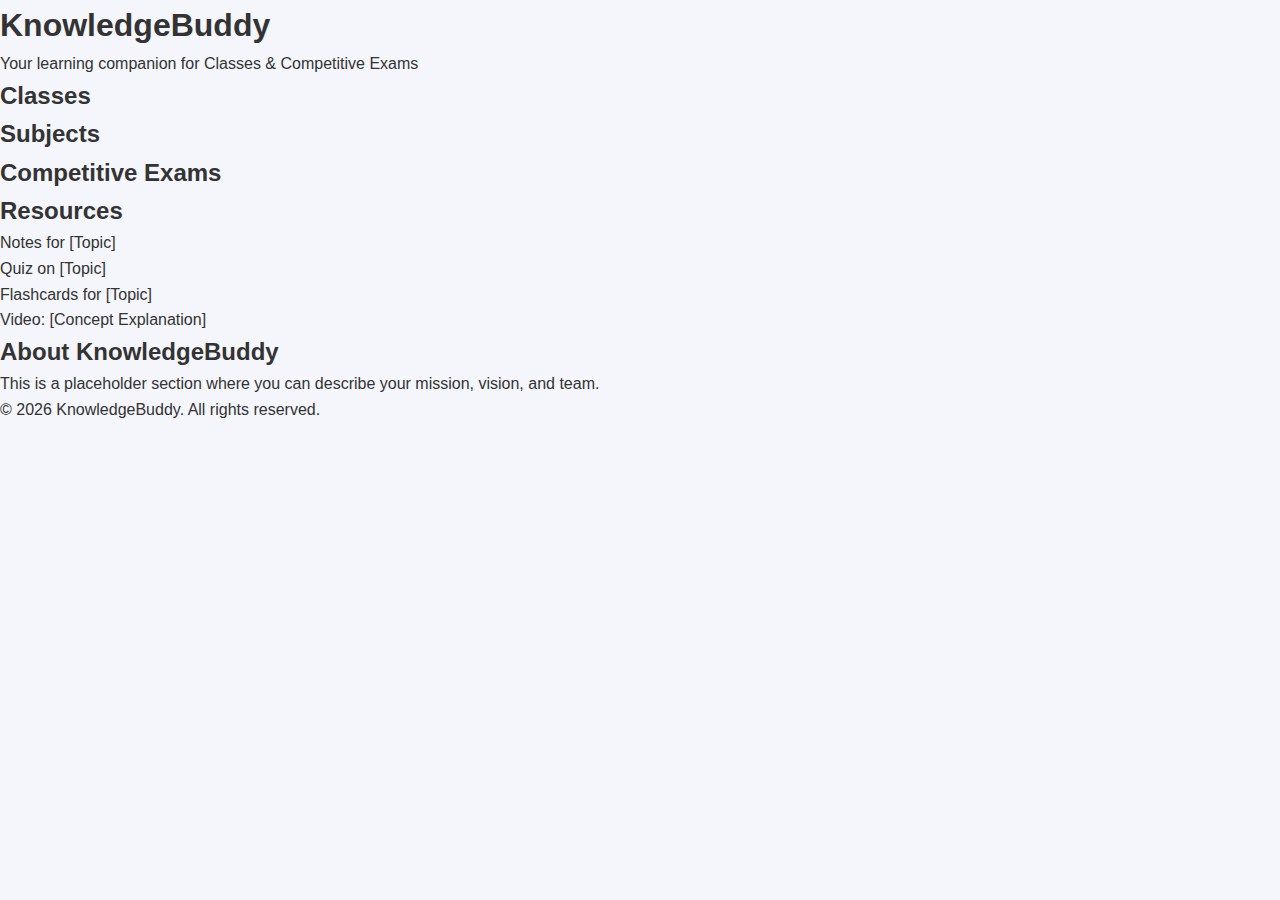
<file: Index.html>
<!DOCTYPE html>
<html lang="en">
<head>
  <meta charset="UTF-8">
  <meta name="viewport" content="width=device-width, initial-scale=1.0">
  <title>KnowledgeBuddy</title>
  <link rel="stylesheet" href="style.css">
</head>
<body>

  <header>
    <h1>KnowledgeBuddy</h1>
    <p>Your learning companion for Classes & Competitive Exams</p>
  </header>

  <!-- Menu bar populated dynamically -->
  <nav id="menu" class="menu-bar"></nav>

  <main>
    <section id="classes">
      <h2>Classes</h2>
      <div id="class-list"></div>
    </section>

    <section id="subjects">
      <h2>Subjects</h2>
      <div id="subject-list"></div>
    </section>

    <section id="exams">
      <h2>Competitive Exams</h2>
      <div id="exam-list"></div>
    </section>

    <section id="resources">
      <h2>Resources</h2>
      <div id="resource-list">
        <div class="placeholder">Notes for [Topic]</div>
        <div class="placeholder">Quiz on [Topic]</div>
        <div class="placeholder">Flashcards for [Topic]</div>
        <div class="placeholder">Video: [Concept Explanation]</div>
      </div>
    </section>

    <section id="about">
      <h2>About KnowledgeBuddy</h2>
      <p>This is a placeholder section where you can describe your mission, vision, and team.</p>
    </section>
  </main>

  <footer>
    <p>&copy; 2026 KnowledgeBuddy. All rights reserved.</p>
  </footer>

  <script src="script.js"></script>
</body>
</html>
</file>
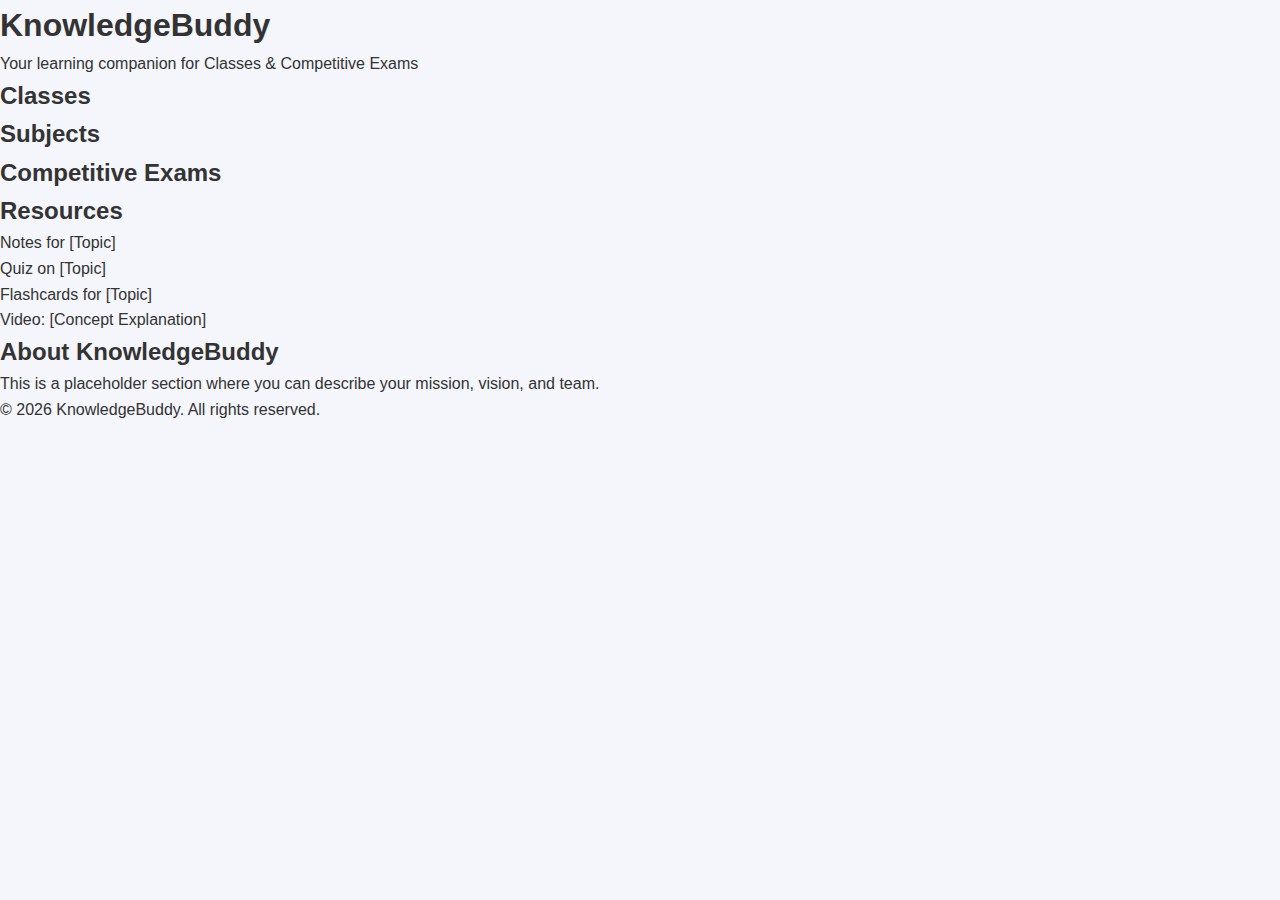
<file: index.html>
<!DOCTYPE html>
<html lang="en">
<head>
  <meta charset="UTF-8">
  <meta name="viewport" content="width=device-width, initial-scale=1.0">
  <title>KnowledgeBuddy</title>
  <link rel="stylesheet" href="style.css">
</head>
<body>

  <header>
    <h1>KnowledgeBuddy</h1>
    <p>Your learning companion for Classes & Competitive Exams</p>
  </header>

  <!-- Menu bar populated dynamically -->
  <nav id="menu" class="menu-bar"></nav>

  <main>
    <section id="classes">
      <h2>Classes</h2>
      <div id="class-list"></div>
    </section>

    <section id="subjects">
      <h2>Subjects</h2>
      <div id="subject-list"></div>
    </section>

    <section id="exams">
      <h2>Competitive Exams</h2>
      <div id="exam-list"></div>
    </section>

    <section id="resources">
      <h2>Resources</h2>
      <div id="resource-list">
        <div class="placeholder">Notes for [Topic]</div>
        <div class="placeholder">Quiz on [Topic]</div>
        <div class="placeholder">Flashcards for [Topic]</div>
        <div class="placeholder">Video: [Concept Explanation]</div>
      </div>
    </section>

    <section id="about">
      <h2>About KnowledgeBuddy</h2>
      <p>This is a placeholder section where you can describe your mission, vision, and team.</p>
    </section>
  </main>

  <footer>
    <p>&copy; 2026 KnowledgeBuddy. All rights reserved.</p>
  </footer>

  <script src="script.js"></script>
</body>
</html>
</file>
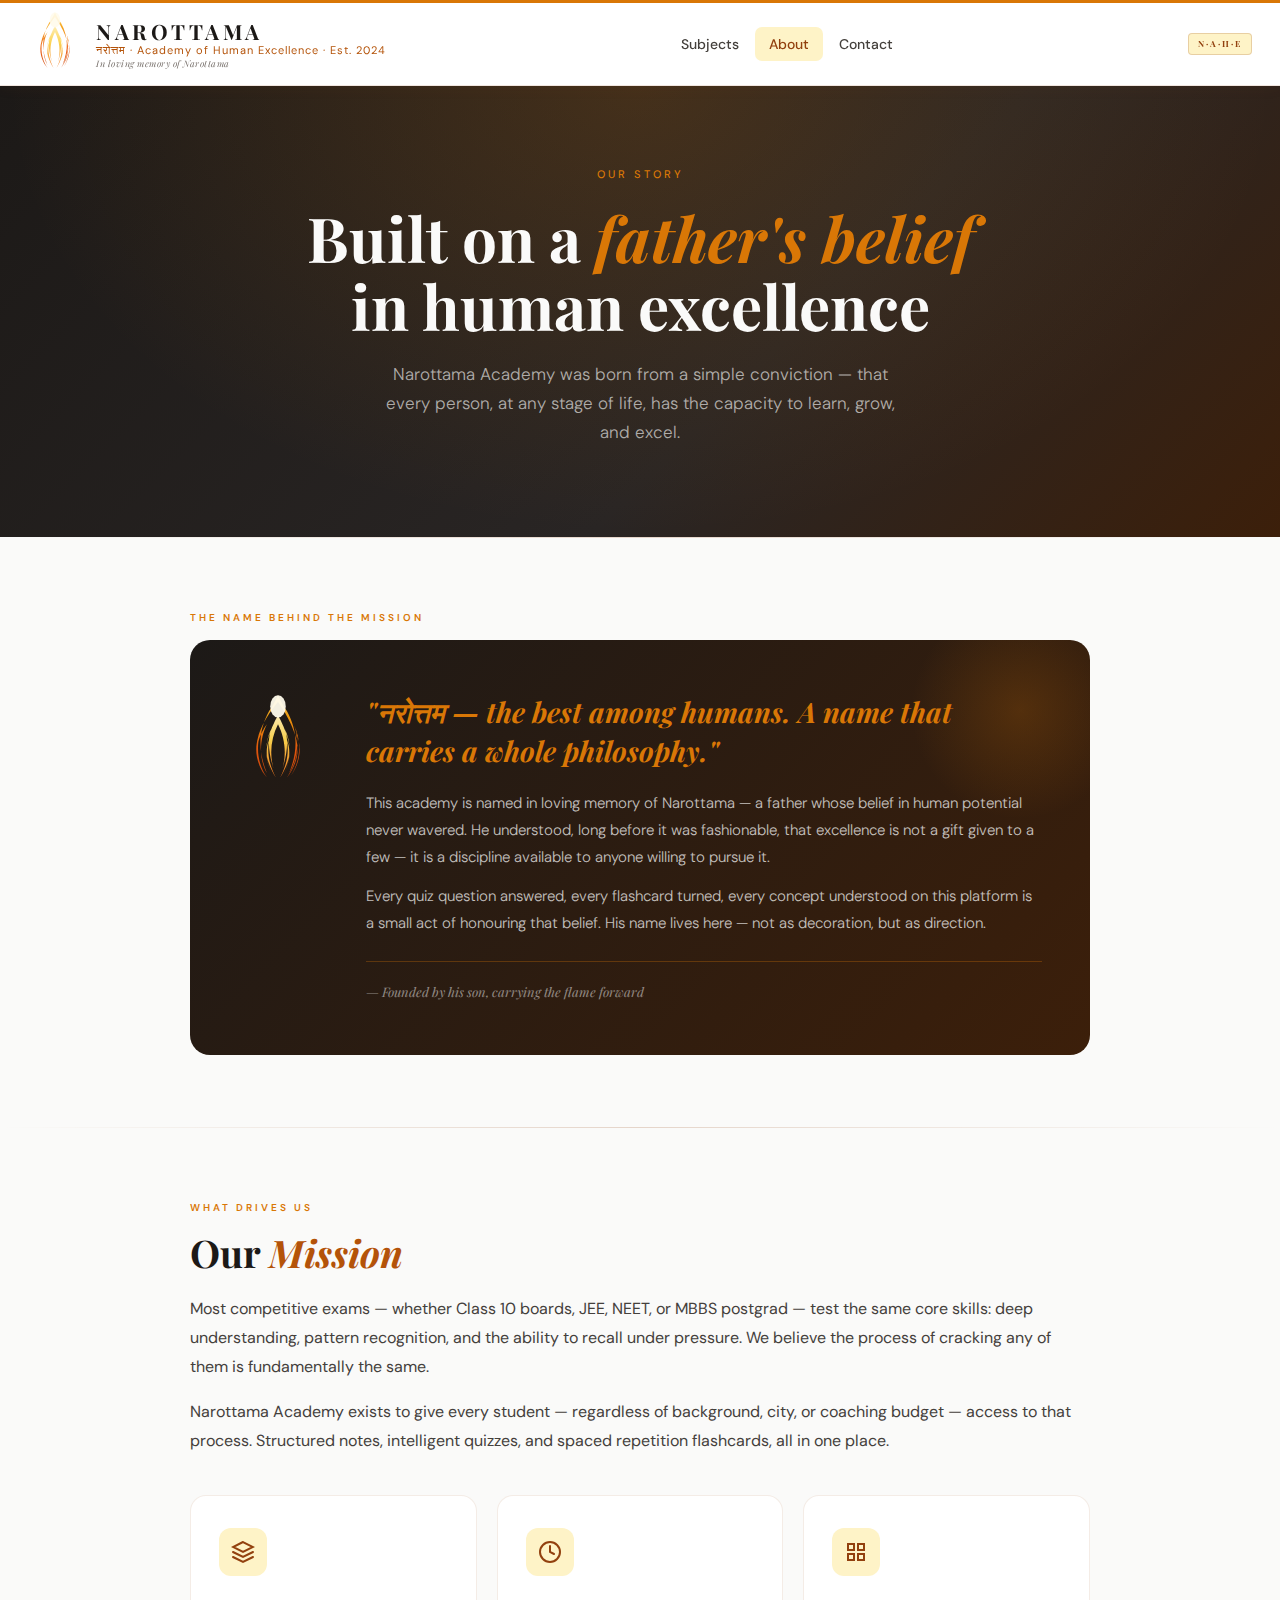
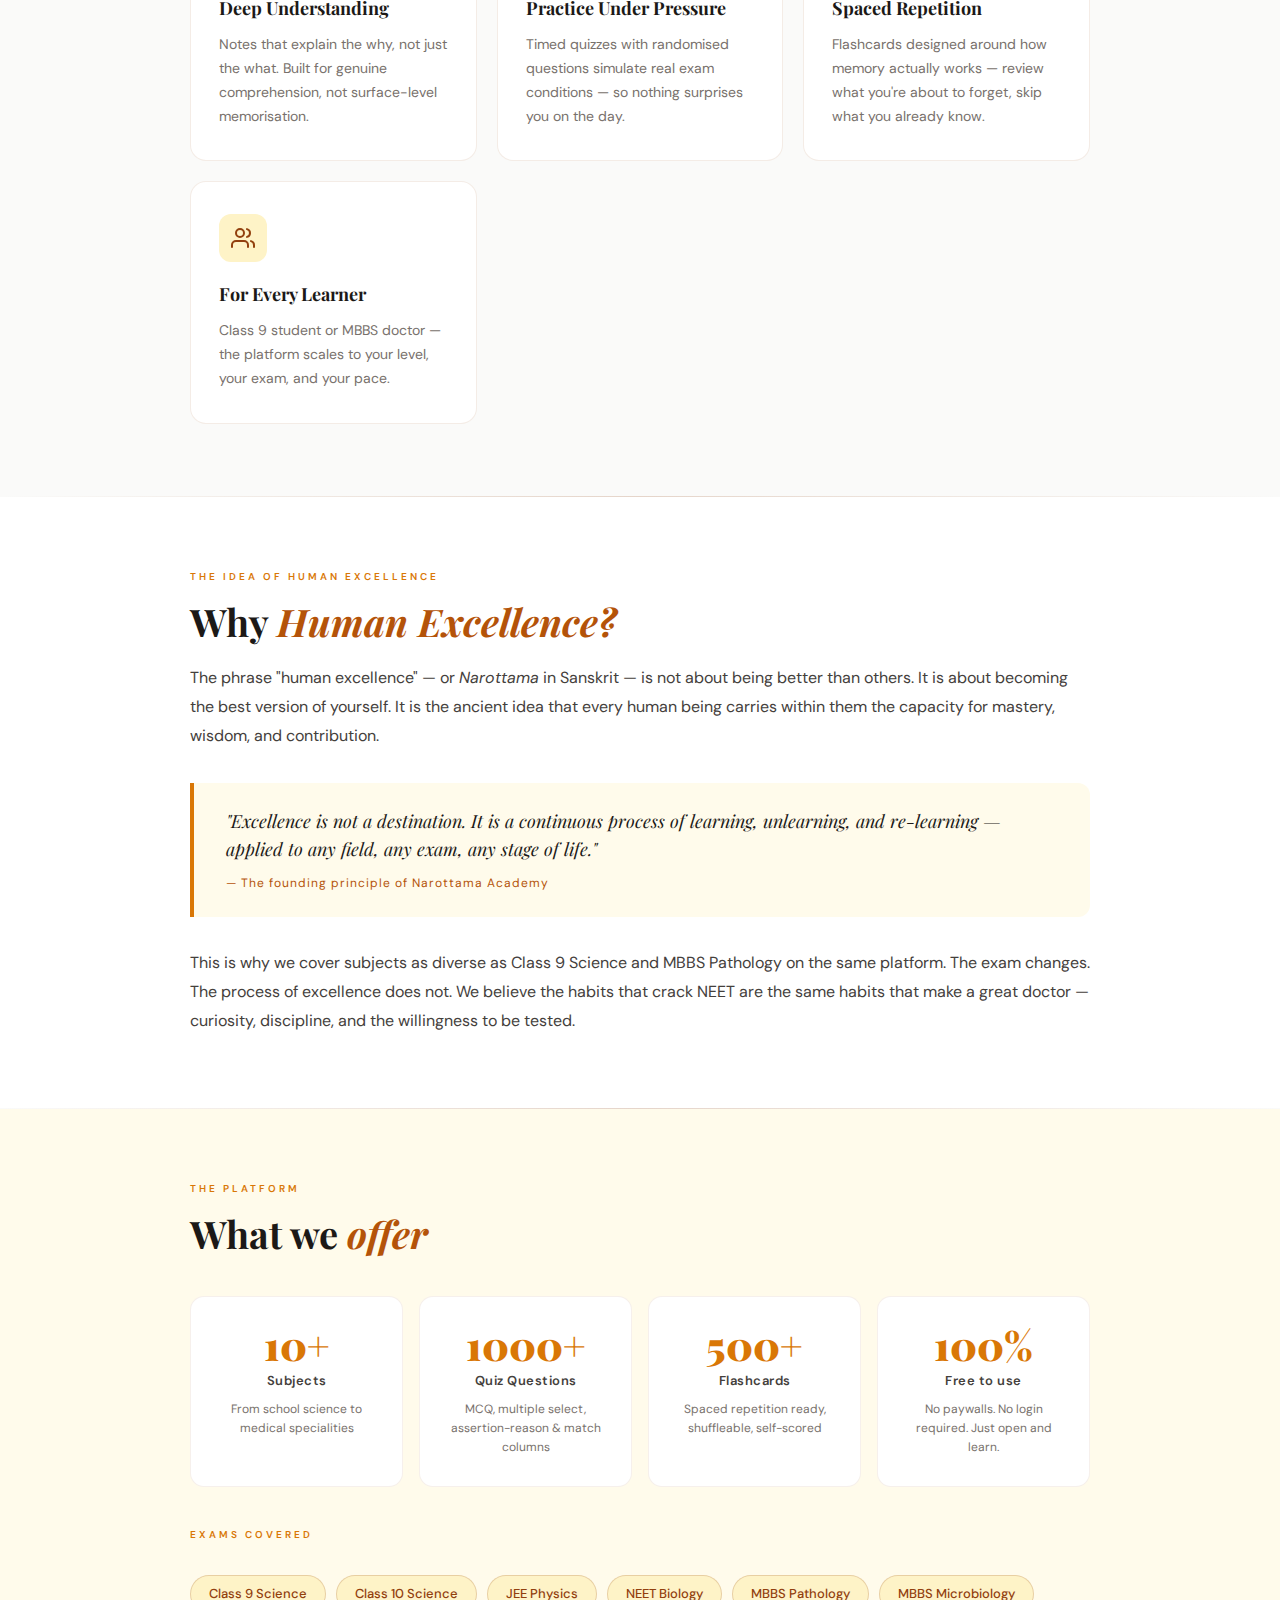
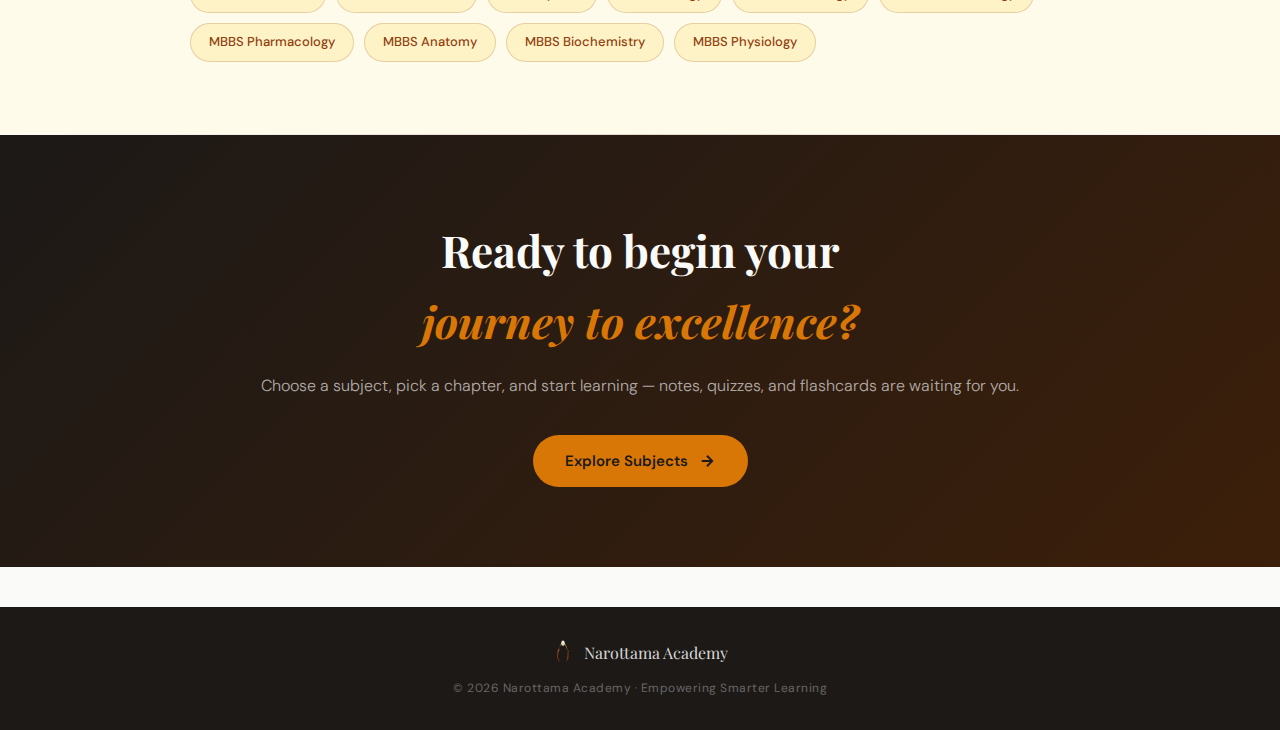
<file: about.html>
<!DOCTYPE html>
<html lang="en">
<head>
  <meta charset="UTF-8">
  <meta name="viewport" content="width=device-width, initial-scale=1.0">
  <title>About — Narottama Academy</title>
  <link rel="preconnect" href="https://fonts.googleapis.com">
  <link rel="preconnect" href="https://fonts.gstatic.com" crossorigin>
  <link href="https://fonts.googleapis.com/css2?family=Playfair+Display:ital,wght@0,500;0,700;0,900;1,400;1,700&family=DM+Sans:wght@300;400;500;600&display=swap" rel="stylesheet">
  <link rel="stylesheet" href="style.css">

  <style>
    /* ── Reset & shared vars ── */
    *, *::before, *::after { box-sizing: border-box; margin: 0; padding: 0; }
    :root {
      --saffron-deep:  #92400E;
      --saffron-mid:   #B45309;
      --saffron-warm:  #D97706;
      --saffron-light: #FEF3C7;
      --saffron-pale:  #FFFBEB;
      --ink-dark:      #1C1917;
      --ink-mid:       #44403C;
      --ink-soft:      #78716C;
      --cream:         #FAFAF9;
      --white:         #FFFFFF;
      --nav-h:         86px;
      --nav-h-mob:     70px;
    }

    body { background: var(--cream); color: var(--ink-dark); }

    /* ════════════════════════════
       NAV — same as index.html
    ════════════════════════════ */
    .na-header {
      position: sticky; top: 0; z-index: 200; width: 100%; height: var(--nav-h);
      background: rgba(255,255,255,0.97); backdrop-filter: blur(8px);
      border-top: 3px solid var(--saffron-warm);
      border-bottom: 1px solid rgba(146,64,14,0.13);
      box-shadow: 0 1px 14px rgba(146,64,14,0.08);
      display: flex; align-items: center;
    }
    .na-header__inner {
      width: 100%; max-width: 1280px; margin: 0 auto; padding: 0 28px;
      display: flex; align-items: center; justify-content: space-between; gap: 16px;
    }
    .na-logo { display: flex; align-items: center; gap: 14px; text-decoration: none; flex-shrink: 0; }
    .na-logo__flame { width: 54px; height: 68px; flex-shrink: 0; }
    .na-logo__text { display: flex; flex-direction: column; gap: 3px; }
    .na-logo__name { font-family: 'Playfair Display', Georgia, serif; font-size: 21px; font-weight: 700; letter-spacing: 3.5px; color: var(--ink-dark); line-height: 1; white-space: nowrap; }
    .na-logo__sanskrit { font-family: 'DM Sans', sans-serif; font-size: 11px; font-weight: 400; letter-spacing: 1px; color: var(--saffron-mid); white-space: nowrap; line-height: 1; }
    .na-logo__dedication { font-family: 'Playfair Display', Georgia, serif; font-size: 9px; font-weight: 400; font-style: italic; letter-spacing: 0.5px; color: var(--ink-soft); white-space: nowrap; line-height: 1; }
    .na-nav { display: flex; gap: 2px; list-style: none; }
    .na-nav a { display: block; padding: 6px 14px; font-family: 'DM Sans', sans-serif; font-size: 14px; font-weight: 500; color: var(--ink-mid); text-decoration: none; border-radius: 7px; transition: background .18s, color .18s; }
    .na-nav a:hover, .na-nav a.active { background: var(--saffron-light); color: var(--saffron-deep); }
    .na-badge { font-family: 'Playfair Display', Georgia, serif; font-size: 8.5px; font-weight: 700; letter-spacing: 2px; color: var(--saffron-deep); background: var(--saffron-light); border: 1px solid rgba(146,64,14,0.2); border-radius: 4px; padding: 3px 9px; white-space: nowrap; flex-shrink: 0; }
    .na-hamburger { display: none; flex-direction: column; gap: 5px; cursor: pointer; background: none; border: none; padding: 5px; border-radius: 6px; transition: background .15s; }
    .na-hamburger:hover { background: var(--saffron-light); }
    .na-hamburger span { display: block; width: 22px; height: 2px; background: var(--ink-dark); border-radius: 2px; transition: transform .25s, opacity .25s; transform-origin: center; }
    .na-hamburger.open span:nth-child(1) { transform: translateY(7px) rotate(45deg); }
    .na-hamburger.open span:nth-child(2) { opacity: 0; transform: scaleX(0); }
    .na-hamburger.open span:nth-child(3) { transform: translateY(-7px) rotate(-45deg); }
    .na-drawer { display: none; position: fixed; top: var(--nav-h-mob); left: 0; right: 0; background: rgba(255,255,255,0.98); backdrop-filter: blur(8px); border-bottom: 1px solid rgba(146,64,14,0.12); box-shadow: 0 8px 24px rgba(146,64,14,0.1); z-index: 199; padding: 10px 16px 18px; transform: translateY(-6px); opacity: 0; transition: transform .22s ease, opacity .22s ease; pointer-events: none; }
    .na-drawer.open { transform: translateY(0); opacity: 1; pointer-events: all; }
    .na-drawer ul { list-style: none; display: flex; flex-direction: column; gap: 2px; }
    .na-drawer a { display: block; padding: 10px 14px; font-family: 'DM Sans', sans-serif; font-size: 15px; font-weight: 500; color: var(--ink-mid); text-decoration: none; border-radius: 8px; transition: background .15s, color .15s; }
    .na-drawer a:hover, .na-drawer a.active { background: var(--saffron-light); color: var(--saffron-deep); }
    .na-drawer__footer { margin-top: 12px; padding-top: 12px; border-top: 1px solid rgba(146,64,14,0.1); display: flex; align-items: center; justify-content: space-between; }
    .na-drawer__tagline { font-family: 'DM Sans', sans-serif; font-size: 9px; font-weight: 500; letter-spacing: 1.5px; color: var(--saffron-mid); text-transform: uppercase; }
    @media (max-width: 768px) {
      .na-header { height: var(--nav-h-mob); }
      .na-header__inner { padding: 0 16px; }
      .na-nav, .na-badge { display: none; }
      .na-hamburger { display: flex; }
      .na-drawer { display: block; }
      .na-logo__name { font-size: 17px; letter-spacing: 2px; }
      .na-logo__sanskrit { font-size: 9.5px; }
      .na-logo__dedication { display: none; }
      .na-logo__flame { width: 42px; height: 52px; }
      .na-logo { gap: 8px; }
    }
    @media (max-width: 360px) { .na-logo__sanskrit { display: none; } }

    /* ════════════════════════════
       ABOUT PAGE STYLES
    ════════════════════════════ */

    /* ── Page hero ── */
    .about-hero {
      background: linear-gradient(135deg, #1C1917 0%, #292524 60%, #3C1F0A 100%);
      padding: 80px 24px 90px;
      text-align: center;
      position: relative;
      overflow: hidden;
    }
    .about-hero::before {
      content: '';
      position: absolute; inset: 0;
      background: radial-gradient(ellipse at 50% 0%, rgba(217,119,6,0.18) 0%, transparent 70%);
    }
    .about-hero__label {
      font-family: 'DM Sans', sans-serif; font-size: 11px; font-weight: 500;
      letter-spacing: 3px; color: var(--saffron-warm); text-transform: uppercase;
      margin-bottom: 20px;
    }
    .about-hero__title {
      font-family: 'Playfair Display', Georgia, serif;
      font-size: clamp(36px, 6vw, 62px); font-weight: 700;
      color: #FAFAF9; line-height: 1.1; margin-bottom: 20px;
      position: relative;
    }
    .about-hero__title em {
      font-style: italic; color: var(--saffron-warm);
    }
    .about-hero__sub {
      font-family: 'DM Sans', sans-serif; font-size: 17px; font-weight: 300;
      color: rgba(250,250,249,0.65); max-width: 540px; margin: 0 auto;
      line-height: 1.7; position: relative;
    }

    /* ── Shared section layout ── */
    .about-section {
      max-width: 900px; margin: 0 auto; padding: 72px 24px;
    }
    .section-eyebrow {
      font-family: 'DM Sans', sans-serif; font-size: 10px; font-weight: 600;
      letter-spacing: 3px; color: var(--saffron-warm); text-transform: uppercase;
      margin-bottom: 14px;
    }
    .section-heading {
      font-family: 'Playfair Display', Georgia, serif;
      font-size: clamp(26px, 4vw, 38px); font-weight: 700;
      color: var(--ink-dark); line-height: 1.2; margin-bottom: 20px;
    }
    .section-heading em { font-style: italic; color: var(--saffron-mid); }
    .section-body {
      font-family: 'DM Sans', sans-serif; font-size: 16px; font-weight: 400;
      color: var(--ink-mid); line-height: 1.8;
    }
    .section-body p + p { margin-top: 16px; }

    /* ── Tribute card ── */
    .tribute-wrap {
      background: linear-gradient(135deg, #1C1917, #3C1F0A);
      border-radius: 20px; padding: 52px 48px;
      display: flex; gap: 48px; align-items: flex-start;
      position: relative; overflow: hidden;
    }
    .tribute-wrap::before {
      content: '';
      position: absolute; top: -40px; right: -40px;
      width: 220px; height: 220px;
      background: radial-gradient(circle, rgba(217,119,6,0.2) 0%, transparent 70%);
    }
    .tribute-flame {
      flex-shrink: 0; width: 80px; height: 100px;
      position: relative; z-index: 1;
    }
    .tribute-text { position: relative; z-index: 1; }
    .tribute-text blockquote {
      font-family: 'Playfair Display', Georgia, serif;
      font-size: clamp(20px, 3vw, 28px); font-weight: 700; font-style: italic;
      color: var(--saffron-warm); line-height: 1.4; margin-bottom: 20px;
    }
    .tribute-text p {
      font-family: 'DM Sans', sans-serif; font-size: 15px; font-weight: 300;
      color: rgba(250,250,249,0.75); line-height: 1.8;
    }
    .tribute-text p + p { margin-top: 12px; }
    .tribute-name {
      margin-top: 24px; padding-top: 20px;
      border-top: 1px solid rgba(217,119,6,0.3);
      font-family: 'Playfair Display', Georgia, serif;
      font-size: 13px; font-style: italic; color: rgba(250,250,249,0.5);
    }

    @media (max-width: 640px) {
      .tribute-wrap { flex-direction: column; gap: 28px; padding: 36px 28px; }
      .tribute-flame { width: 56px; height: 70px; }
    }

    /* ── Mission pillars ── */
    .pillars-grid {
      display: grid; grid-template-columns: repeat(auto-fit, minmax(240px, 1fr));
      gap: 20px; margin-top: 40px;
    }
    .pillar-card {
      background: var(--white); border: 1px solid rgba(146,64,14,0.1);
      border-radius: 16px; padding: 32px 28px;
      transition: transform .2s, box-shadow .2s;
    }
    .pillar-card:hover { transform: translateY(-4px); box-shadow: 0 12px 32px rgba(146,64,14,0.1); }
    .pillar-icon {
      width: 48px; height: 48px; border-radius: 12px;
      background: var(--saffron-light); display: flex; align-items: center;
      justify-content: center; margin-bottom: 18px;
    }
    .pillar-icon svg { width: 24px; height: 24px; }
    .pillar-title {
      font-family: 'Playfair Display', Georgia, serif;
      font-size: 18px; font-weight: 700; color: var(--ink-dark); margin-bottom: 10px;
    }
    .pillar-body {
      font-family: 'DM Sans', sans-serif; font-size: 14px; color: var(--ink-soft); line-height: 1.7;
    }

    /* ── What we offer ── */
    .offer-section { background: var(--saffron-pale); }
    .offer-grid {
      display: grid; grid-template-columns: repeat(auto-fit, minmax(200px, 1fr));
      gap: 16px; margin-top: 40px;
    }
    .offer-item {
      background: var(--white); border-radius: 14px;
      padding: 28px 24px; text-align: center;
      border: 1px solid rgba(146,64,14,0.08);
    }
    .offer-num {
      font-family: 'Playfair Display', Georgia, serif;
      font-size: 40px; font-weight: 900; color: var(--saffron-warm);
      line-height: 1; margin-bottom: 6px;
    }
    .offer-label {
      font-family: 'DM Sans', sans-serif; font-size: 13px; font-weight: 600;
      color: var(--ink-mid); letter-spacing: 0.5px; margin-bottom: 8px;
    }
    .offer-desc {
      font-family: 'DM Sans', sans-serif; font-size: 12px; color: var(--ink-soft); line-height: 1.6;
    }

    /* ── Human excellence philosophy ── */
    .philosophy-section { background: var(--white); }
    .philosophy-quote {
      border-left: 4px solid var(--saffron-warm);
      padding: 24px 32px; margin: 32px 0;
      background: var(--saffron-pale); border-radius: 0 12px 12px 0;
    }
    .philosophy-quote p {
      font-family: 'Playfair Display', Georgia, serif;
      font-size: 18px; font-style: italic; color: var(--ink-dark); line-height: 1.6;
    }
    .philosophy-quote cite {
      display: block; margin-top: 10px;
      font-family: 'DM Sans', sans-serif; font-size: 12px;
      color: var(--saffron-mid); font-style: normal; letter-spacing: 1px;
    }

    /* ── Exams covered ── */
    .exams-grid {
      display: flex; flex-wrap: wrap; gap: 10px; margin-top: 32px;
    }
    .exam-pill {
      font-family: 'DM Sans', sans-serif; font-size: 13px; font-weight: 500;
      padding: 8px 18px; border-radius: 50px;
      border: 1.5px solid rgba(146,64,14,0.2);
      color: var(--saffron-deep); background: var(--saffron-light);
    }

    /* ── CTA ── */
    .cta-section {
      background: linear-gradient(135deg, #1C1917 0%, #3C1F0A 100%);
      text-align: center; padding: 80px 24px;
    }
    .cta-section h2 {
      font-family: 'Playfair Display', Georgia, serif;
      font-size: clamp(28px, 4vw, 44px); font-weight: 700;
      color: #FAFAF9; margin-bottom: 16px;
    }
    .cta-section h2 em { font-style: italic; color: var(--saffron-warm); }
    .cta-section p {
      font-family: 'DM Sans', sans-serif; font-size: 16px; font-weight: 300;
      color: rgba(250,250,249,0.65); margin-bottom: 36px; line-height: 1.7;
    }
    .cta-btn {
      display: inline-flex; align-items: center; gap: 10px;
      background: var(--saffron-warm); color: #1C1917;
      font-family: 'DM Sans', sans-serif; font-size: 15px; font-weight: 600;
      padding: 14px 32px; border-radius: 50px; text-decoration: none;
      transition: background .2s, transform .15s;
    }
    .cta-btn:hover { background: var(--saffron-mid); color: white; transform: scale(1.03); }

    /* ── Footer ── (same as index) ── */
    .site-footer { background: #1C1917; padding: 32px 24px; }
    .footer-inner { max-width: 1280px; margin: 0 auto; display: flex; flex-direction: column; align-items: center; gap: 12px; }
    .footer-brand { display: flex; align-items: center; gap: 10px; font-family: 'Playfair Display', Georgia, serif; font-size: 16px; color: rgba(250,250,249,0.85); }
    .footer-copy { font-family: 'DM Sans', sans-serif; font-size: 12px; color: rgba(250,250,249,0.35); letter-spacing: 0.5px; }

    /* ── Divider ── */
    .about-divider {
      width: 100%; height: 1px;
      background: linear-gradient(90deg, transparent, rgba(146,64,14,0.2), transparent);
    }
  </style>
</head>
<body>

  <!-- Background orbs (same as index) -->
  <div class="bg-orbs">
    <div class="orb orb-1"></div>
    <div class="orb orb-2"></div>
    <div class="orb orb-3"></div>
  </div>

  <!-- ══ NAVIGATION (identical to index.html) ══ -->
  <header class="na-header" role="banner">
    <div class="na-header__inner">
      <a href="index.html" class="na-logo" aria-label="Narottama Academy — Home">
        <svg class="na-logo__flame" viewBox="0 0 36 44" fill="none" xmlns="http://www.w3.org/2000/svg" aria-hidden="true">
          <defs>
            <linearGradient id="nf-o" x1="18" y1="44" x2="18" y2="0" gradientUnits="userSpaceOnUse">
              <stop offset="0%" stop-color="#C2410C"/>
              <stop offset="42%" stop-color="#EA580C"/>
              <stop offset="76%" stop-color="#F59E0B"/>
              <stop offset="100%" stop-color="#FDE68A"/>
            </linearGradient>
            <linearGradient id="nf-i" x1="18" y1="42" x2="18" y2="4" gradientUnits="userSpaceOnUse">
              <stop offset="0%" stop-color="#EA580C"/>
              <stop offset="55%" stop-color="#FCD34D"/>
              <stop offset="100%" stop-color="#FFFBEB"/>
            </linearGradient>
          </defs>
          <path d="M18,4 C18,4 24,12 26,20 C28,27 26,33 22,38 C26,32 28,25 26,18 C29,24 28,31 24,37 C28,30 29,22 25,14 C28,20 27,29 23,36 C27,26 27,17 22,8 C20,5.5 19,3 18,1 C17,3 16,5.5 14,8 C9,17 9,26 13,36 C9,29 10,20 13,14 C7,22 8,30 12,37 C8,31 7,24 10,18 C8,25 9,32 13,38 C9,33 7,27 9,20 C11,12 18,4 18,4Z" fill="url(#nf-o)" opacity="0.92"/>
          <path d="M18,10 C18,10 22,17 23,23 C24,28 22,33 19,38 C22,32 23,27 22,21 C24,26 23,31 21,36 C24,29 24,22 21,16 C23,21 22,28 20,34 C22,27 21,20 18,14 C15,20 14,27 16,34 C14,28 13,21 15,16 C12,22 12,29 15,36 C13,31 12,26 14,21 C13,27 14,32 17,38 C14,33 12,28 13,23 C14,17 18,10 18,10Z" fill="url(#nf-i)" opacity="0.95"/>
          <ellipse cx="18" cy="6" rx="3.5" ry="5" fill="#FFFBEB" opacity="0.88"/>
        </svg>
        <div class="na-logo__text">
          <span class="na-logo__name">NAROTTAMA</span>
          <span class="na-logo__sanskrit">नरोत्तम · Academy of Human Excellence · Est. 2024</span>
          <span class="na-logo__dedication">In loving memory of Narottama</span>
        </div>
      </a>
      <nav aria-label="Main navigation">
        <ul class="na-nav">
          <li><a href="index.html">Subjects</a></li>
          <li><a href="about.html" class="active">About</a></li>
          <li><a href="contact.html">Contact</a></li>
        </ul>
      </nav>
      <span class="na-badge" aria-hidden="true">N·A·H·E</span>
      <button class="na-hamburger" id="na-hamburger" aria-label="Open menu" aria-expanded="false" aria-controls="na-drawer">
        <span></span><span></span><span></span>
      </button>
    </div>
  </header>

  <nav class="na-drawer" id="na-drawer" aria-label="Mobile navigation" aria-hidden="true">
    <ul>
      <li><a href="index.html">Subjects</a></li>
      <li><a href="about.html" class="active">About</a></li>
      <li><a href="contact.html">Contact</a></li>
    </ul>
    <div class="na-drawer__footer">
      <span class="na-drawer__tagline">In loving memory of Narottama</span>
      <span class="na-badge">N·A·H·E</span>
    </div>
  </nav>

  <!-- ══ HERO ══ -->
  <section class="about-hero">
    <div class="about-hero__label">Our Story</div>
    <h1 class="about-hero__title">Built on a <em>father's belief</em><br>in human excellence</h1>
    <p class="about-hero__sub">Narottama Academy was born from a simple conviction — that every person, at any stage of life, has the capacity to learn, grow, and excel.</p>
  </section>

  <div class="about-divider"></div>

  <!-- ══ TRIBUTE ══ -->
  <section style="background: var(--cream); padding: 72px 24px;">
    <div style="max-width: 900px; margin: 0 auto;">
      <div class="section-eyebrow">The name behind the mission</div>
      <div class="tribute-wrap">
        <svg class="tribute-flame" viewBox="0 0 36 44" fill="none" xmlns="http://www.w3.org/2000/svg">
          <defs>
            <linearGradient id="tf-o" x1="18" y1="44" x2="18" y2="0" gradientUnits="userSpaceOnUse">
              <stop offset="0%" stop-color="#C2410C"/>
              <stop offset="42%" stop-color="#EA580C"/>
              <stop offset="76%" stop-color="#F59E0B"/>
              <stop offset="100%" stop-color="#FDE68A"/>
            </linearGradient>
            <linearGradient id="tf-i" x1="18" y1="42" x2="18" y2="4" gradientUnits="userSpaceOnUse">
              <stop offset="0%" stop-color="#EA580C"/>
              <stop offset="55%" stop-color="#FCD34D"/>
              <stop offset="100%" stop-color="#FFFBEB"/>
            </linearGradient>
          </defs>
          <path d="M18,4 C18,4 24,12 26,20 C28,27 26,33 22,38 C26,32 28,25 26,18 C29,24 28,31 24,37 C28,30 29,22 25,14 C28,20 27,29 23,36 C27,26 27,17 22,8 C20,5.5 19,3 18,1 C17,3 16,5.5 14,8 C9,17 9,26 13,36 C9,29 10,20 13,14 C7,22 8,30 12,37 C8,31 7,24 10,18 C8,25 9,32 13,38 C9,33 7,27 9,20 C11,12 18,4 18,4Z" fill="url(#tf-o)" opacity="0.95"/>
          <path d="M18,10 C18,10 22,17 23,23 C24,28 22,33 19,38 C22,32 23,27 22,21 C24,26 23,31 21,36 C24,29 24,22 21,16 C23,21 22,28 20,34 C22,27 21,20 18,14 C15,20 14,27 16,34 C14,28 13,21 15,16 C12,22 12,29 15,36 C13,31 12,26 14,21 C13,27 14,32 17,38 C14,33 12,28 13,23 C14,17 18,10 18,10Z" fill="url(#tf-i)" opacity="0.98"/>
          <ellipse cx="18" cy="6" rx="3.5" ry="5" fill="#FFFBEB" opacity="0.95"/>
        </svg>
        <div class="tribute-text">
          <blockquote>"नरोत्तम — the best among humans. A name that carries a whole philosophy."</blockquote>
          <p>This academy is named in loving memory of Narottama — a father whose belief in human potential never wavered. He understood, long before it was fashionable, that excellence is not a gift given to a few — it is a discipline available to anyone willing to pursue it.</p>
          <p>Every quiz question answered, every flashcard turned, every concept understood on this platform is a small act of honouring that belief. His name lives here — not as decoration, but as direction.</p>
          <div class="tribute-name">— Founded by his son, carrying the flame forward</div>
        </div>
      </div>
    </div>
  </section>

  <div class="about-divider"></div>

  <!-- ══ MISSION ══ -->
  <section style="padding: 72px 24px;">
    <div style="max-width: 900px; margin: 0 auto;">
      <div class="section-eyebrow">What drives us</div>
      <h2 class="section-heading">Our <em>Mission</em></h2>
      <div class="section-body">
        <p>Most competitive exams — whether Class 10 boards, JEE, NEET, or MBBS postgrad — test the same core skills: deep understanding, pattern recognition, and the ability to recall under pressure. We believe the process of cracking any of them is fundamentally the same.</p>
        <p>Narottama Academy exists to give every student — regardless of background, city, or coaching budget — access to that process. Structured notes, intelligent quizzes, and spaced repetition flashcards, all in one place.</p>
      </div>
      <div class="pillars-grid">
        <div class="pillar-card">
          <div class="pillar-icon">
            <svg viewBox="0 0 24 24" fill="none" stroke="#92400E" stroke-width="2" stroke-linecap="round">
              <path d="M12 2L2 7l10 5 10-5-10-5z"/><path d="M2 17l10 5 10-5"/><path d="M2 12l10 5 10-5"/>
            </svg>
          </div>
          <div class="pillar-title">Deep Understanding</div>
          <div class="pillar-body">Notes that explain the why, not just the what. Built for genuine comprehension, not surface-level memorisation.</div>
        </div>
        <div class="pillar-card">
          <div class="pillar-icon">
            <svg viewBox="0 0 24 24" fill="none" stroke="#92400E" stroke-width="2" stroke-linecap="round">
              <circle cx="12" cy="12" r="10"/><path d="M12 6v6l4 2"/>
            </svg>
          </div>
          <div class="pillar-title">Practice Under Pressure</div>
          <div class="pillar-body">Timed quizzes with randomised questions simulate real exam conditions — so nothing surprises you on the day.</div>
        </div>
        <div class="pillar-card">
          <div class="pillar-icon">
            <svg viewBox="0 0 24 24" fill="none" stroke="#92400E" stroke-width="2" stroke-linecap="round">
              <path d="M4 4h6v6H4zM14 4h6v6h-6zM4 14h6v6H4zM14 14h6v6h-6z"/>
            </svg>
          </div>
          <div class="pillar-title">Spaced Repetition</div>
          <div class="pillar-body">Flashcards designed around how memory actually works — review what you're about to forget, skip what you already know.</div>
        </div>
        <div class="pillar-card">
          <div class="pillar-icon">
            <svg viewBox="0 0 24 24" fill="none" stroke="#92400E" stroke-width="2" stroke-linecap="round">
              <path d="M17 21v-2a4 4 0 0 0-4-4H5a4 4 0 0 0-4 4v2"/><circle cx="9" cy="7" r="4"/>
              <path d="M23 21v-2a4 4 0 0 0-3-3.87"/><path d="M16 3.13a4 4 0 0 1 0 7.75"/>
            </svg>
          </div>
          <div class="pillar-title">For Every Learner</div>
          <div class="pillar-body">Class 9 student or MBBS doctor — the platform scales to your level, your exam, and your pace.</div>
        </div>
      </div>
    </div>
  </section>

  <div class="about-divider"></div>

  <!-- ══ PHILOSOPHY ══ -->
  <section class="philosophy-section" style="padding: 72px 24px;">
    <div style="max-width: 900px; margin: 0 auto;">
      <div class="section-eyebrow">The idea of human excellence</div>
      <h2 class="section-heading">Why <em>Human Excellence?</em></h2>
      <div class="section-body">
        <p>The phrase "human excellence" — or <em>Narottama</em> in Sanskrit — is not about being better than others. It is about becoming the best version of yourself. It is the ancient idea that every human being carries within them the capacity for mastery, wisdom, and contribution.</p>
      </div>
      <div class="philosophy-quote">
        <p>"Excellence is not a destination. It is a continuous process of learning, unlearning, and re-learning — applied to any field, any exam, any stage of life."</p>
        <cite>— The founding principle of Narottama Academy</cite>
      </div>
      <div class="section-body">
        <p>This is why we cover subjects as diverse as Class 9 Science and MBBS Pathology on the same platform. The exam changes. The process of excellence does not. We believe the habits that crack NEET are the same habits that make a great doctor — curiosity, discipline, and the willingness to be tested.</p>
      </div>
    </div>
  </section>

  <div class="about-divider"></div>

  <!-- ══ WHAT WE OFFER ══ -->
  <section style="background: var(--saffron-pale); padding: 72px 24px;">
    <div style="max-width: 900px; margin: 0 auto;">
      <div class="section-eyebrow">The platform</div>
      <h2 class="section-heading">What we <em>offer</em></h2>
      <div class="offer-grid">
        <div class="offer-item">
          <div class="offer-num">10+</div>
          <div class="offer-label">Subjects</div>
          <div class="offer-desc">From school science to medical specialities</div>
        </div>
        <div class="offer-item">
          <div class="offer-num">1000+</div>
          <div class="offer-label">Quiz Questions</div>
          <div class="offer-desc">MCQ, multiple select, assertion-reason & match columns</div>
        </div>
        <div class="offer-item">
          <div class="offer-num">500+</div>
          <div class="offer-label">Flashcards</div>
          <div class="offer-desc">Spaced repetition ready, shuffleable, self-scored</div>
        </div>
        <div class="offer-item">
          <div class="offer-num">100%</div>
          <div class="offer-label">Free to use</div>
          <div class="offer-desc">No paywalls. No login required. Just open and learn.</div>
        </div>
      </div>
      <div style="margin-top: 40px;">
        <div class="section-eyebrow" style="margin-bottom: 16px;">Exams covered</div>
        <div class="exams-grid">
          <span class="exam-pill">Class 9 Science</span>
          <span class="exam-pill">Class 10 Science</span>
          <span class="exam-pill">JEE Physics</span>
          <span class="exam-pill">NEET Biology</span>
          <span class="exam-pill">MBBS Pathology</span>
          <span class="exam-pill">MBBS Microbiology</span>
          <span class="exam-pill">MBBS Pharmacology</span>
          <span class="exam-pill">MBBS Anatomy</span>
          <span class="exam-pill">MBBS Biochemistry</span>
          <span class="exam-pill">MBBS Physiology</span>
        </div>
      </div>
    </div>
  </section>

  <div class="about-divider"></div>

  <!-- ══ CTA ══ -->
  <section class="cta-section">
    <h2>Ready to begin your<br><em>journey to excellence?</em></h2>
    <p>Choose a subject, pick a chapter, and start learning — notes, quizzes, and flashcards are waiting for you.</p>
    <a href="index.html" class="cta-btn">
      Explore Subjects
      <svg width="18" height="18" viewBox="0 0 24 24" fill="none" stroke="currentColor" stroke-width="2.5"><path d="M5 12h14M12 5l7 7-7 7"/></svg>
    </a>
  </section>

  <!-- ══ FOOTER ══ -->
  <footer class="site-footer">
    <div class="footer-inner">
      <div class="footer-brand">
        <svg width="22" height="28" viewBox="0 0 36 44" fill="none">
          <defs>
            <linearGradient id="ff-o" x1="18" y1="44" x2="18" y2="0" gradientUnits="userSpaceOnUse">
              <stop offset="0%" stop-color="#C2410C"/>
              <stop offset="45%" stop-color="#EA580C"/>
              <stop offset="78%" stop-color="#F59E0B"/>
              <stop offset="100%" stop-color="#FDE68A"/>
            </linearGradient>
          </defs>
          <path d="M18,4 C18,4 24,12 26,20 C28,27 26,33 22,38 C26,32 28,25 26,18 C29,24 28,31 24,37 C28,30 29,22 25,14 C28,20 27,29 23,36 C27,26 27,17 22,8 C20,5.5 19,3 18,1 C17,3 16,5.5 14,8 C9,17 9,26 13,36 C9,29 10,20 13,14 C7,22 8,30 12,37 C8,31 7,24 10,18 C8,25 9,32 13,38 C9,33 7,27 9,20 C11,12 18,4 18,4Z" fill="url(#ff-o)" opacity="0.9"/>
          <ellipse cx="18" cy="6" rx="3" ry="4.5" fill="#FFFBEB" opacity="0.85"/>
        </svg>
        <span>Narottama Academy</span>
      </div>
      <p class="footer-copy">© 2026 Narottama Academy · Empowering Smarter Learning</p>
    </div>
  </footer>

  <!-- Hamburger script -->
  <script>
    (function () {
      var btn    = document.getElementById('na-hamburger');
      var drawer = document.getElementById('na-drawer');
      btn.addEventListener('click', function () {
        var open = drawer.classList.toggle('open');
        btn.classList.toggle('open', open);
        btn.setAttribute('aria-expanded', open);
        drawer.setAttribute('aria-hidden', !open);
      });
      drawer.querySelectorAll('a').forEach(function (a) {
        a.addEventListener('click', function () {
          drawer.classList.remove('open');
          btn.classList.remove('open');
          btn.setAttribute('aria-expanded', 'false');
          drawer.setAttribute('aria-hidden', 'true');
        });
      });
      document.addEventListener('click', function (e) {
        if (!btn.contains(e.target) && !drawer.contains(e.target)) {
          drawer.classList.remove('open');
          btn.classList.remove('open');
          btn.setAttribute('aria-expanded', 'false');
          drawer.setAttribute('aria-hidden', 'true');
        }
      });
    })();
  </script>

</body>
</html>
</file>
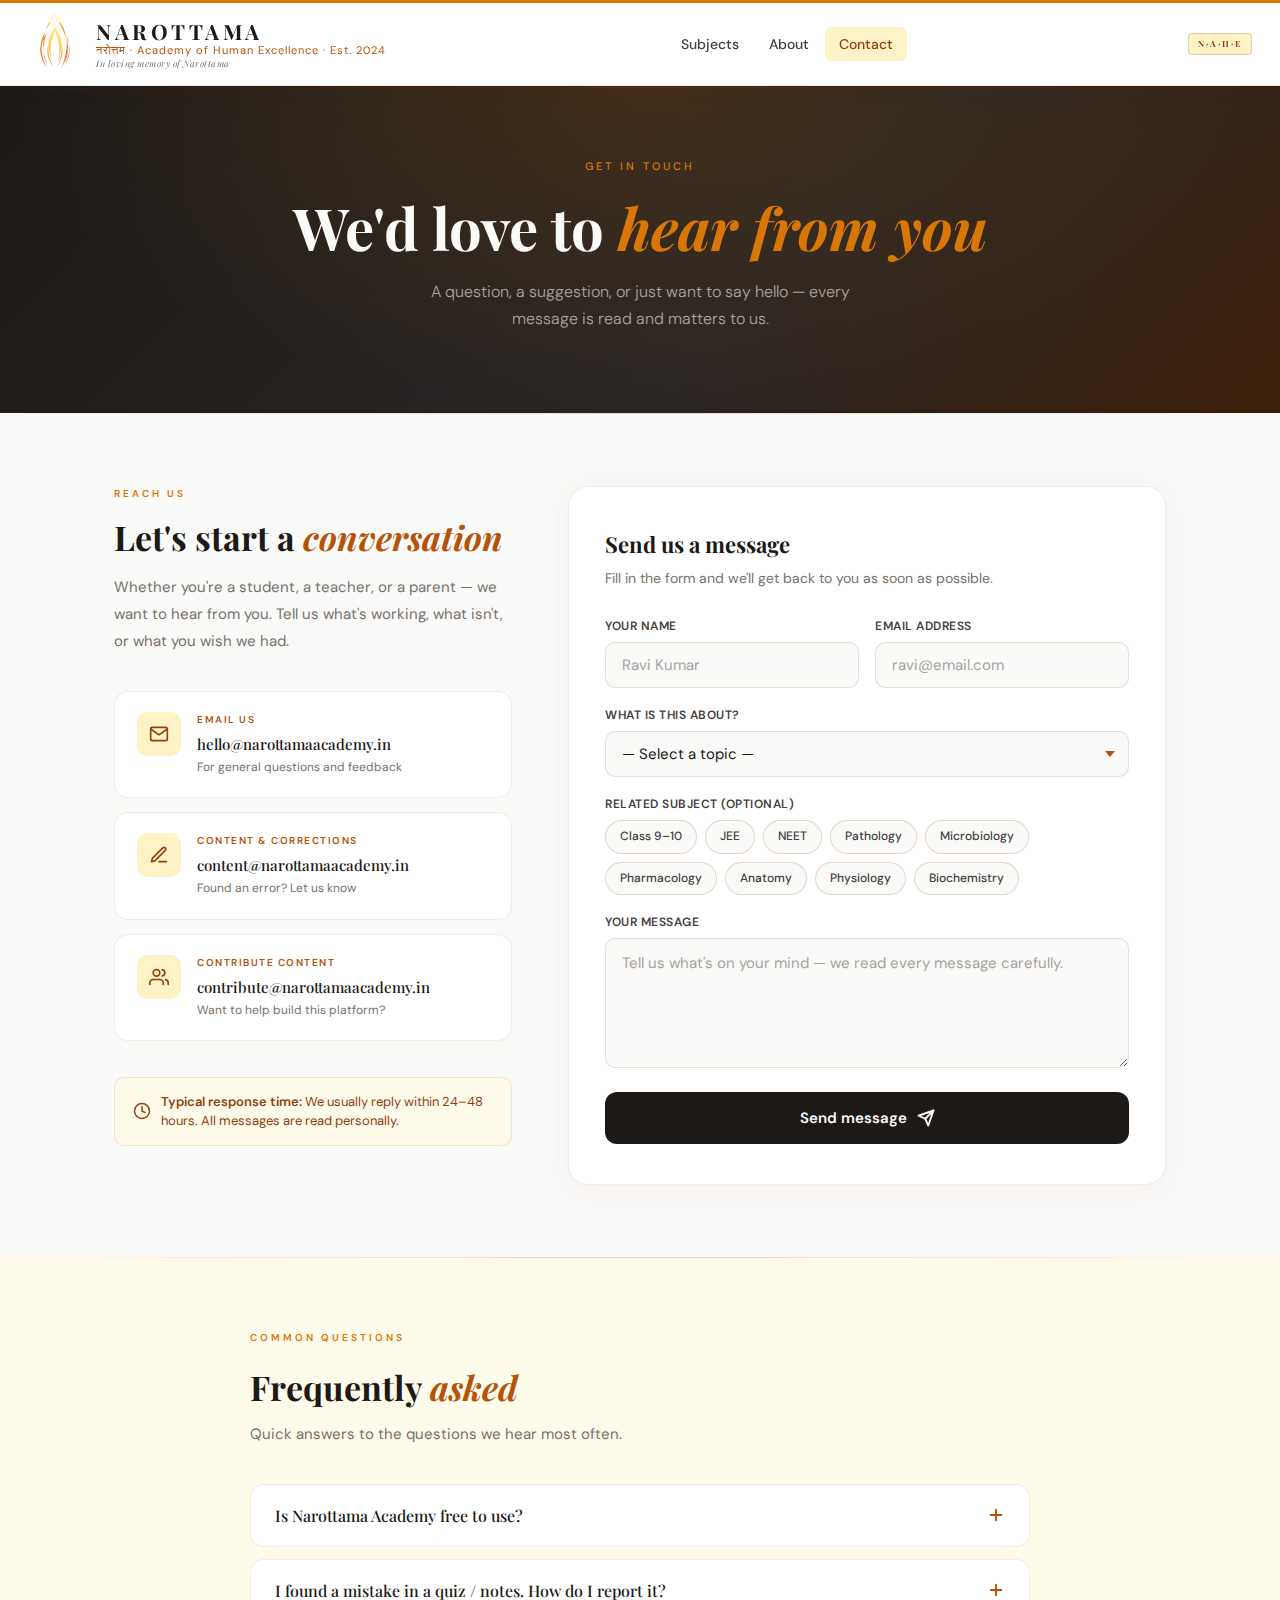
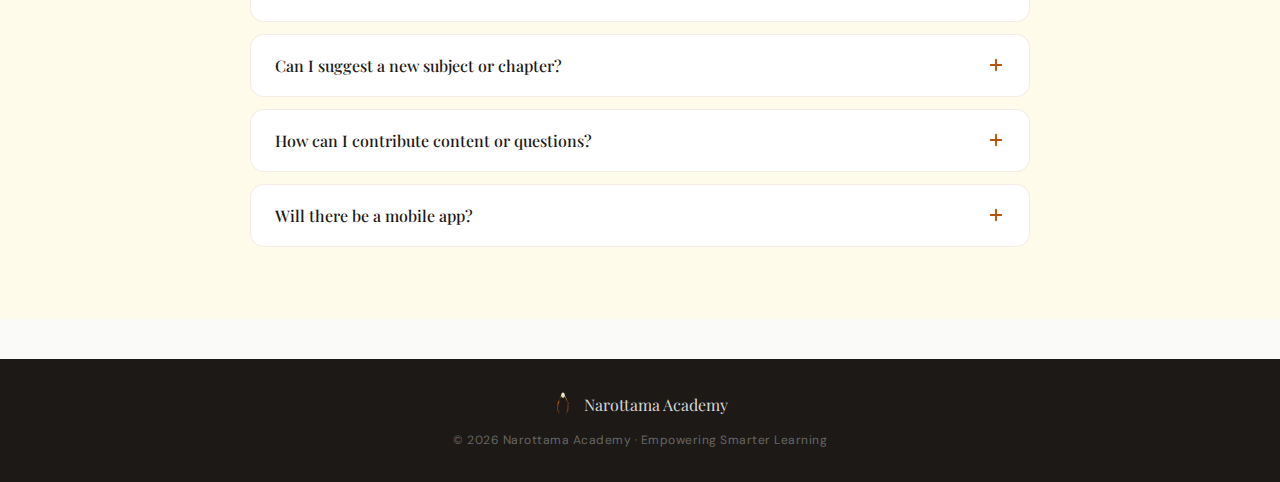
<file: contact.html>
<!DOCTYPE html>
<html lang="en">
<head>
  <meta charset="UTF-8">
  <meta name="viewport" content="width=device-width, initial-scale=1.0">
  <title>Contact — Narottama Academy</title>
  <link rel="preconnect" href="https://fonts.googleapis.com">
  <link rel="preconnect" href="https://fonts.gstatic.com" crossorigin>
  <link href="https://fonts.googleapis.com/css2?family=Playfair+Display:ital,wght@0,500;0,700;0,900;1,400;1,700&family=DM+Sans:wght@300;400;500;600&display=swap" rel="stylesheet">
  <link rel="stylesheet" href="style.css">

  <style>
    *, *::before, *::after { box-sizing: border-box; margin: 0; padding: 0; }
    :root {
      --saffron-deep:  #92400E;
      --saffron-mid:   #B45309;
      --saffron-warm:  #D97706;
      --saffron-light: #FEF3C7;
      --saffron-pale:  #FFFBEB;
      --ink-dark:      #1C1917;
      --ink-mid:       #44403C;
      --ink-soft:      #78716C;
      --cream:         #FAFAF9;
      --white:         #FFFFFF;
      --nav-h:         86px;
      --nav-h-mob:     70px;
      --radius:        14px;
    }

    body { background: var(--cream); color: var(--ink-dark); font-family: 'DM Sans', sans-serif; }

    /* ════════════════════
       NAV (same as site)
    ════════════════════ */
    .na-header { position: sticky; top: 0; z-index: 200; width: 100%; height: var(--nav-h); background: rgba(255,255,255,0.97); backdrop-filter: blur(8px); border-top: 3px solid var(--saffron-warm); border-bottom: 1px solid rgba(146,64,14,0.13); box-shadow: 0 1px 14px rgba(146,64,14,0.08); display: flex; align-items: center; }
    .na-header__inner { width: 100%; max-width: 1280px; margin: 0 auto; padding: 0 28px; display: flex; align-items: center; justify-content: space-between; gap: 16px; }
    .na-logo { display: flex; align-items: center; gap: 14px; text-decoration: none; flex-shrink: 0; }
    .na-logo__flame { width: 54px; height: 68px; flex-shrink: 0; }
    .na-logo__text { display: flex; flex-direction: column; gap: 3px; }
    .na-logo__name { font-family: 'Playfair Display', Georgia, serif; font-size: 21px; font-weight: 700; letter-spacing: 3.5px; color: var(--ink-dark); line-height: 1; white-space: nowrap; }
    .na-logo__sanskrit { font-family: 'DM Sans', sans-serif; font-size: 11px; font-weight: 400; letter-spacing: 1px; color: var(--saffron-mid); white-space: nowrap; line-height: 1; }
    .na-logo__dedication { font-family: 'Playfair Display', Georgia, serif; font-size: 9px; font-style: italic; letter-spacing: 0.5px; color: var(--ink-soft); white-space: nowrap; line-height: 1; }
    .na-nav { display: flex; gap: 2px; list-style: none; }
    .na-nav a { display: block; padding: 6px 14px; font-family: 'DM Sans', sans-serif; font-size: 14px; font-weight: 500; color: var(--ink-mid); text-decoration: none; border-radius: 7px; transition: background .18s, color .18s; }
    .na-nav a:hover, .na-nav a.active { background: var(--saffron-light); color: var(--saffron-deep); }
    .na-badge { font-family: 'Playfair Display', Georgia, serif; font-size: 8.5px; font-weight: 700; letter-spacing: 2px; color: var(--saffron-deep); background: var(--saffron-light); border: 1px solid rgba(146,64,14,0.2); border-radius: 4px; padding: 3px 9px; white-space: nowrap; flex-shrink: 0; }
    .na-hamburger { display: none; flex-direction: column; gap: 5px; cursor: pointer; background: none; border: none; padding: 5px; border-radius: 6px; transition: background .15s; }
    .na-hamburger:hover { background: var(--saffron-light); }
    .na-hamburger span { display: block; width: 22px; height: 2px; background: var(--ink-dark); border-radius: 2px; transition: transform .25s, opacity .25s; transform-origin: center; }
    .na-hamburger.open span:nth-child(1) { transform: translateY(7px) rotate(45deg); }
    .na-hamburger.open span:nth-child(2) { opacity: 0; transform: scaleX(0); }
    .na-hamburger.open span:nth-child(3) { transform: translateY(-7px) rotate(-45deg); }
    .na-drawer { display: none; position: fixed; top: var(--nav-h-mob); left: 0; right: 0; background: rgba(255,255,255,0.98); backdrop-filter: blur(8px); border-bottom: 1px solid rgba(146,64,14,0.12); box-shadow: 0 8px 24px rgba(146,64,14,0.1); z-index: 199; padding: 10px 16px 18px; transform: translateY(-6px); opacity: 0; transition: transform .22s ease, opacity .22s ease; pointer-events: none; }
    .na-drawer.open { transform: translateY(0); opacity: 1; pointer-events: all; }
    .na-drawer ul { list-style: none; display: flex; flex-direction: column; gap: 2px; }
    .na-drawer a { display: block; padding: 10px 14px; font-family: 'DM Sans', sans-serif; font-size: 15px; font-weight: 500; color: var(--ink-mid); text-decoration: none; border-radius: 8px; transition: background .15s, color .15s; }
    .na-drawer a:hover, .na-drawer a.active { background: var(--saffron-light); color: var(--saffron-deep); }
    .na-drawer__footer { margin-top: 12px; padding-top: 12px; border-top: 1px solid rgba(146,64,14,0.1); display: flex; align-items: center; justify-content: space-between; }
    .na-drawer__tagline { font-family: 'DM Sans', sans-serif; font-size: 9px; font-weight: 500; letter-spacing: 1.5px; color: var(--saffron-mid); text-transform: uppercase; }
    @media (max-width: 768px) {
      .na-header { height: var(--nav-h-mob); }
      .na-header__inner { padding: 0 16px; }
      .na-nav, .na-badge { display: none; }
      .na-hamburger { display: flex; }
      .na-drawer { display: block; }
      .na-logo__name { font-size: 17px; letter-spacing: 2px; }
      .na-logo__sanskrit { font-size: 9.5px; }
      .na-logo__dedication { display: none; }
      .na-logo__flame { width: 42px; height: 52px; }
      .na-logo { gap: 8px; }
    }
    @media (max-width: 360px) { .na-logo__sanskrit { display: none; } }

    /* ════════════════════
       CONTACT PAGE
    ════════════════════ */

    /* Hero */
    .contact-hero {
      background: linear-gradient(135deg, #1C1917 0%, #292524 60%, #3C1F0A 100%);
      padding: 72px 24px 80px;
      text-align: center;
      position: relative;
      overflow: hidden;
    }
    .contact-hero::before {
      content: '';
      position: absolute; inset: 0;
      background: radial-gradient(ellipse at 50% 0%, rgba(217,119,6,0.16) 0%, transparent 70%);
      pointer-events: none;
    }
    .hero-eyebrow {
      font-size: 11px; font-weight: 500; letter-spacing: 3px;
      color: var(--saffron-warm); text-transform: uppercase; margin-bottom: 18px;
    }
    .hero-title {
      font-family: 'Playfair Display', Georgia, serif;
      font-size: clamp(34px, 5.5vw, 58px); font-weight: 700;
      color: #FAFAF9; line-height: 1.15; margin-bottom: 18px;
      position: relative;
    }
    .hero-title em { font-style: italic; color: var(--saffron-warm); }
    .hero-sub {
      font-size: 16px; font-weight: 300; color: rgba(250,250,249,0.6);
      max-width: 480px; margin: 0 auto; line-height: 1.7;
      position: relative;
    }

    /* Page divider */
    .page-divider { width: 100%; height: 1px; background: linear-gradient(90deg, transparent, rgba(146,64,14,0.2), transparent); }

    /* Main contact layout */
    .contact-main {
      max-width: 1100px; margin: 0 auto;
      padding: 72px 24px;
      display: grid;
      grid-template-columns: 1fr 1.5fr;
      gap: 56px;
      align-items: start;
    }
    @media (max-width: 768px) {
      .contact-main { grid-template-columns: 1fr; gap: 40px; padding: 48px 20px; }
    }

    /* ── Left panel ── */
    .contact-info {}
    .section-eyebrow {
      font-size: 10px; font-weight: 600; letter-spacing: 3px;
      color: var(--saffron-warm); text-transform: uppercase; margin-bottom: 14px;
    }
    .contact-info h2 {
      font-family: 'Playfair Display', Georgia, serif;
      font-size: clamp(24px, 3.5vw, 34px); font-weight: 700;
      color: var(--ink-dark); line-height: 1.25; margin-bottom: 16px;
    }
    .contact-info h2 em { font-style: italic; color: var(--saffron-mid); }
    .contact-info > p {
      font-size: 15px; color: var(--ink-soft); line-height: 1.8; margin-bottom: 36px;
    }

    /* Contact cards */
    .contact-cards { display: flex; flex-direction: column; gap: 14px; margin-bottom: 36px; }
    .contact-card {
      display: flex; align-items: flex-start; gap: 16px;
      background: var(--white); border: 1px solid rgba(146,64,14,0.1);
      border-radius: var(--radius); padding: 20px 22px;
      transition: box-shadow .2s, transform .2s;
      text-decoration: none;
    }
    .contact-card:hover { box-shadow: 0 8px 24px rgba(146,64,14,0.1); transform: translateY(-2px); }
    .contact-card__icon {
      width: 44px; height: 44px; border-radius: 10px;
      background: var(--saffron-light); flex-shrink: 0;
      display: flex; align-items: center; justify-content: center;
    }
    .contact-card__icon svg { width: 20px; height: 20px; }
    .contact-card__body {}
    .contact-card__label {
      font-size: 10px; font-weight: 600; letter-spacing: 1.5px;
      color: var(--saffron-mid); text-transform: uppercase; margin-bottom: 4px;
    }
    .contact-card__value {
      font-family: 'Playfair Display', Georgia, serif;
      font-size: 15px; font-weight: 500; color: var(--ink-dark);
    }
    .contact-card__sub { font-size: 12px; color: var(--ink-soft); margin-top: 2px; }

    /* Response time note */
    .response-note {
      display: flex; align-items: center; gap: 10px;
      background: var(--saffron-pale); border: 1px solid rgba(146,64,14,0.12);
      border-radius: 10px; padding: 14px 18px;
    }
    .response-note svg { width: 18px; height: 18px; flex-shrink: 0; }
    .response-note p { font-size: 13px; color: var(--saffron-deep); line-height: 1.5; }
    .response-note strong { font-weight: 600; }

    /* ── Right panel — form ── */
    .contact-form-wrap {
      background: var(--white);
      border: 1px solid rgba(146,64,14,0.1);
      border-radius: 20px;
      padding: 40px 36px;
      box-shadow: 0 4px 24px rgba(146,64,14,0.06);
    }
    @media (max-width: 480px) { .contact-form-wrap { padding: 28px 20px; } }

    .form-title {
      font-family: 'Playfair Display', Georgia, serif;
      font-size: 22px; font-weight: 700; color: var(--ink-dark); margin-bottom: 6px;
    }
    .form-subtitle { font-size: 14px; color: var(--ink-soft); margin-bottom: 28px; line-height: 1.5; }

    .form-row { display: grid; grid-template-columns: 1fr 1fr; gap: 16px; }
    @media (max-width: 480px) { .form-row { grid-template-columns: 1fr; } }

    .form-group { display: flex; flex-direction: column; gap: 6px; margin-bottom: 18px; }
    .form-group:last-of-type { margin-bottom: 0; }

    .form-label {
      font-size: 12px; font-weight: 600; letter-spacing: 0.5px;
      color: var(--ink-mid); text-transform: uppercase;
    }

    .form-input, .form-select, .form-textarea {
      width: 100%;
      font-family: 'DM Sans', sans-serif;
      font-size: 15px; font-weight: 400; color: var(--ink-dark);
      background: var(--cream);
      border: 1.5px solid rgba(146,64,14,0.15);
      border-radius: 10px;
      padding: 12px 16px;
      outline: none;
      transition: border-color .2s, box-shadow .2s, background .2s;
      appearance: none;
    }
    .form-input:focus, .form-select:focus, .form-textarea:focus {
      border-color: var(--saffron-warm);
      box-shadow: 0 0 0 3px rgba(217,119,6,0.15);
      background: var(--white);
    }
    .form-input::placeholder, .form-textarea::placeholder { color: #A8A29E; }
    .form-textarea { resize: vertical; min-height: 130px; line-height: 1.6; }

    /* Custom select arrow */
    .select-wrap { position: relative; }
    .select-wrap::after {
      content: '';
      position: absolute; right: 14px; top: 50%; transform: translateY(-50%);
      width: 0; height: 0;
      border-left: 5px solid transparent;
      border-right: 5px solid transparent;
      border-top: 6px solid var(--saffron-mid);
      pointer-events: none;
    }
    .form-select { cursor: pointer; padding-right: 36px; }

    /* Topic chips */
    .topic-chips { display: flex; flex-wrap: wrap; gap: 8px; }
    .topic-chip {
      font-size: 12px; font-weight: 500;
      padding: 6px 14px; border-radius: 50px;
      border: 1.5px solid rgba(146,64,14,0.2);
      color: var(--ink-mid); background: var(--cream);
      cursor: pointer; transition: all .18s; user-select: none;
    }
    .topic-chip:hover { border-color: var(--saffron-warm); color: var(--saffron-deep); background: var(--saffron-pale); }
    .topic-chip.selected { border-color: var(--saffron-warm); color: var(--saffron-deep); background: var(--saffron-light); font-weight: 600; }

    /* Submit button */
    .form-submit {
      width: 100%; margin-top: 24px;
      display: flex; align-items: center; justify-content: center; gap: 10px;
      background: var(--ink-dark); color: #FAFAF9;
      font-family: 'DM Sans', sans-serif; font-size: 15px; font-weight: 600;
      border: none; border-radius: 12px; padding: 16px 28px;
      cursor: pointer; transition: background .2s, transform .15s;
    }
    .form-submit:hover { background: var(--saffron-deep); transform: scale(1.01); }
    .form-submit:active { transform: scale(0.99); }
    .form-submit svg { width: 18px; height: 18px; transition: transform .2s; }
    .form-submit:hover svg { transform: translateX(3px); }

    /* Success state */
    .form-success {
      display: none; text-align: center; padding: 48px 24px;
    }
    .form-success__icon {
      width: 72px; height: 72px; border-radius: 50%;
      background: var(--saffron-light); margin: 0 auto 20px;
      display: flex; align-items: center; justify-content: center;
    }
    .form-success__icon svg { width: 32px; height: 32px; }
    .form-success h3 {
      font-family: 'Playfair Display', Georgia, serif;
      font-size: 24px; font-weight: 700; color: var(--ink-dark); margin-bottom: 10px;
    }
    .form-success p { font-size: 15px; color: var(--ink-soft); line-height: 1.7; }
    .form-success a {
      display: inline-flex; align-items: center; gap: 8px;
      margin-top: 24px; color: var(--saffron-mid);
      font-size: 14px; font-weight: 600; text-decoration: none;
    }
    .form-success a:hover { color: var(--saffron-deep); }

    /* ── FAQ section ── */
    .faq-section {
      background: var(--saffron-pale);
      padding: 72px 24px;
    }
    .faq-inner { max-width: 780px; margin: 0 auto; }
    .faq-inner h2 {
      font-family: 'Playfair Display', Georgia, serif;
      font-size: clamp(24px, 3.5vw, 34px); font-weight: 700;
      color: var(--ink-dark); margin-bottom: 8px;
    }
    .faq-inner h2 em { font-style: italic; color: var(--saffron-mid); }
    .faq-inner > p { font-size: 15px; color: var(--ink-soft); margin-bottom: 36px; line-height: 1.7; }

    .faq-list { display: flex; flex-direction: column; gap: 12px; }
    .faq-item {
      background: var(--white); border: 1px solid rgba(146,64,14,0.1);
      border-radius: var(--radius); overflow: hidden;
    }
    .faq-question {
      width: 100%; display: flex; align-items: center; justify-content: space-between;
      gap: 16px; padding: 20px 24px;
      font-family: 'Playfair Display', Georgia, serif;
      font-size: 16px; font-weight: 500; color: var(--ink-dark);
      background: none; border: none; cursor: pointer; text-align: left;
      transition: color .18s;
    }
    .faq-question:hover { color: var(--saffron-deep); }
    .faq-question svg {
      width: 18px; height: 18px; flex-shrink: 0;
      color: var(--saffron-mid); transition: transform .25s;
    }
    .faq-item.open .faq-question svg { transform: rotate(45deg); }
    .faq-answer {
      max-height: 0; overflow: hidden;
      transition: max-height .3s ease, padding .3s ease;
      font-size: 15px; color: var(--ink-soft); line-height: 1.8;
      padding: 0 24px;
    }
    .faq-item.open .faq-answer { max-height: 300px; padding: 0 24px 20px; }

    /* ── Footer ── */
    .site-footer { background: #1C1917; padding: 32px 24px; }
    .footer-inner { max-width: 1280px; margin: 0 auto; display: flex; flex-direction: column; align-items: center; gap: 12px; }
    .footer-brand { display: flex; align-items: center; gap: 10px; font-family: 'Playfair Display', Georgia, serif; font-size: 16px; color: rgba(250,250,249,0.85); }
    .footer-copy { font-family: 'DM Sans', sans-serif; font-size: 12px; color: rgba(250,250,249,0.35); letter-spacing: 0.5px; }
  </style>
</head>
<body>

  <div class="bg-orbs">
    <div class="orb orb-1"></div>
    <div class="orb orb-2"></div>
    <div class="orb orb-3"></div>
  </div>

  <!-- ══ NAV ══ -->
  <header class="na-header" role="banner">
    <div class="na-header__inner">
      <a href="index.html" class="na-logo" aria-label="Narottama Academy — Home">
        <svg class="na-logo__flame" viewBox="0 0 36 44" fill="none" xmlns="http://www.w3.org/2000/svg" aria-hidden="true">
          <defs>
            <linearGradient id="nf-o" x1="18" y1="44" x2="18" y2="0" gradientUnits="userSpaceOnUse">
              <stop offset="0%" stop-color="#C2410C"/>
              <stop offset="42%" stop-color="#EA580C"/>
              <stop offset="76%" stop-color="#F59E0B"/>
              <stop offset="100%" stop-color="#FDE68A"/>
            </linearGradient>
            <linearGradient id="nf-i" x1="18" y1="42" x2="18" y2="4" gradientUnits="userSpaceOnUse">
              <stop offset="0%" stop-color="#EA580C"/>
              <stop offset="55%" stop-color="#FCD34D"/>
              <stop offset="100%" stop-color="#FFFBEB"/>
            </linearGradient>
          </defs>
          <path d="M18,4 C18,4 24,12 26,20 C28,27 26,33 22,38 C26,32 28,25 26,18 C29,24 28,31 24,37 C28,30 29,22 25,14 C28,20 27,29 23,36 C27,26 27,17 22,8 C20,5.5 19,3 18,1 C17,3 16,5.5 14,8 C9,17 9,26 13,36 C9,29 10,20 13,14 C7,22 8,30 12,37 C8,31 7,24 10,18 C8,25 9,32 13,38 C9,33 7,27 9,20 C11,12 18,4 18,4Z" fill="url(#nf-o)" opacity="0.92"/>
          <path d="M18,10 C18,10 22,17 23,23 C24,28 22,33 19,38 C22,32 23,27 22,21 C24,26 23,31 21,36 C24,29 24,22 21,16 C23,21 22,28 20,34 C22,27 21,20 18,14 C15,20 14,27 16,34 C14,28 13,21 15,16 C12,22 12,29 15,36 C13,31 12,26 14,21 C13,27 14,32 17,38 C14,33 12,28 13,23 C14,17 18,10 18,10Z" fill="url(#nf-i)" opacity="0.95"/>
          <ellipse cx="18" cy="6" rx="3.5" ry="5" fill="#FFFBEB" opacity="0.88"/>
        </svg>
        <div class="na-logo__text">
          <span class="na-logo__name">NAROTTAMA</span>
          <span class="na-logo__sanskrit">नरोत्तम · Academy of Human Excellence · Est. 2024</span>
          <span class="na-logo__dedication">In loving memory of Narottama</span>
        </div>
      </a>
      <nav aria-label="Main navigation">
        <ul class="na-nav">
          <li><a href="index.html">Subjects</a></li>
          <li><a href="about.html">About</a></li>
          <li><a href="contact.html" class="active">Contact</a></li>
        </ul>
      </nav>
      <span class="na-badge" aria-hidden="true">N·A·H·E</span>
      <button class="na-hamburger" id="na-hamburger" aria-label="Open menu" aria-expanded="false" aria-controls="na-drawer">
        <span></span><span></span><span></span>
      </button>
    </div>
  </header>

  <nav class="na-drawer" id="na-drawer" aria-label="Mobile navigation" aria-hidden="true">
    <ul>
      <li><a href="index.html">Subjects</a></li>
      <li><a href="about.html">About</a></li>
      <li><a href="contact.html" class="active">Contact</a></li>
    </ul>
    <div class="na-drawer__footer">
      <span class="na-drawer__tagline">In loving memory of Narottama</span>
      <span class="na-badge">N·A·H·E</span>
    </div>
  </nav>

  <!-- ══ HERO ══ -->
  <section class="contact-hero">
    <div class="hero-eyebrow">Get in touch</div>
    <h1 class="hero-title">We'd love to <em>hear from you</em></h1>
    <p class="hero-sub">A question, a suggestion, or just want to say hello — every message is read and matters to us.</p>
  </section>

  <div class="page-divider"></div>

  <!-- ══ MAIN: LEFT INFO + RIGHT FORM ══ -->
  <div class="contact-main">

    <!-- Left: info panel -->
    <div class="contact-info">
      <div class="section-eyebrow">Reach us</div>
      <h2>Let's start a <em>conversation</em></h2>
      <p>Whether you're a student, a teacher, or a parent — we want to hear from you. Tell us what's working, what isn't, or what you wish we had.</p>

      <div class="contact-cards">
        <a href="mailto:hello@narottamaacademy.in" class="contact-card">
          <div class="contact-card__icon">
            <svg viewBox="0 0 24 24" fill="none" stroke="#92400E" stroke-width="2" stroke-linecap="round" stroke-linejoin="round">
              <path d="M4 4h16c1.1 0 2 .9 2 2v12c0 1.1-.9 2-2 2H4c-1.1 0-2-.9-2-2V6c0-1.1.9-2 2-2z"/>
              <polyline points="22,6 12,13 2,6"/>
            </svg>
          </div>
          <div class="contact-card__body">
            <div class="contact-card__label">Email us</div>
            <div class="contact-card__value">hello@narottamaacademy.in</div>
            <div class="contact-card__sub">For general questions and feedback</div>
          </div>
        </a>

        <a href="mailto:content@narottamaacademy.in" class="contact-card">
          <div class="contact-card__icon">
            <svg viewBox="0 0 24 24" fill="none" stroke="#92400E" stroke-width="2" stroke-linecap="round" stroke-linejoin="round">
              <path d="M12 20h9"/><path d="M16.5 3.5a2.121 2.121 0 013 3L7 19l-4 1 1-4L16.5 3.5z"/>
            </svg>
          </div>
          <div class="contact-card__body">
            <div class="contact-card__label">Content & corrections</div>
            <div class="contact-card__value">content@narottamaacademy.in</div>
            <div class="contact-card__sub">Found an error? Let us know</div>
          </div>
        </a>

        <a href="mailto:contribute@narottamaacademy.in" class="contact-card">
          <div class="contact-card__icon">
            <svg viewBox="0 0 24 24" fill="none" stroke="#92400E" stroke-width="2" stroke-linecap="round" stroke-linejoin="round">
              <path d="M17 21v-2a4 4 0 00-4-4H5a4 4 0 00-4 4v2"/>
              <circle cx="9" cy="7" r="4"/>
              <path d="M23 21v-2a4 4 0 00-3-3.87"/>
              <path d="M16 3.13a4 4 0 010 7.75"/>
            </svg>
          </div>
          <div class="contact-card__body">
            <div class="contact-card__label">Contribute content</div>
            <div class="contact-card__value">contribute@narottamaacademy.in</div>
            <div class="contact-card__sub">Want to help build this platform?</div>
          </div>
        </a>
      </div>

      <div class="response-note">
        <svg viewBox="0 0 24 24" fill="none" stroke="#92400E" stroke-width="2" stroke-linecap="round">
          <circle cx="12" cy="12" r="10"/>
          <polyline points="12 6 12 12 16 14"/>
        </svg>
        <p><strong>Typical response time:</strong> We usually reply within 24–48 hours. All messages are read personally.</p>
      </div>
    </div>

    <!-- Right: form panel -->
    <div class="contact-form-wrap">
      <div id="contact-form-inner">
        <div class="form-title">Send us a message</div>
        <div class="form-subtitle">Fill in the form and we'll get back to you as soon as possible.</div>

        <div class="form-row">
          <div class="form-group">
            <label class="form-label" for="cf-name">Your name</label>
            <input class="form-input" id="cf-name" type="text" placeholder="Ravi Kumar" autocomplete="name">
          </div>
          <div class="form-group">
            <label class="form-label" for="cf-email">Email address</label>
            <input class="form-input" id="cf-email" type="email" placeholder="ravi@email.com" autocomplete="email">
          </div>
        </div>

        <div class="form-group">
          <label class="form-label" for="cf-topic">What is this about?</label>
          <div class="select-wrap">
            <select class="form-select" id="cf-topic">
              <option value="">— Select a topic —</option>
              <option value="question">Question about content</option>
              <option value="correction">Report an error</option>
              <option value="suggestion">Suggest a new topic</option>
              <option value="contribute">I want to contribute</option>
              <option value="technical">Technical issue</option>
              <option value="other">Something else</option>
            </select>
          </div>
        </div>

        <div class="form-group">
          <label class="form-label">Related subject (optional)</label>
          <div class="topic-chips" id="topic-chips">
            <span class="topic-chip" data-val="class910">Class 9–10</span>
            <span class="topic-chip" data-val="jee">JEE</span>
            <span class="topic-chip" data-val="neet">NEET</span>
            <span class="topic-chip" data-val="pathology">Pathology</span>
            <span class="topic-chip" data-val="microbiology">Microbiology</span>
            <span class="topic-chip" data-val="pharmacology">Pharmacology</span>
            <span class="topic-chip" data-val="anatomy">Anatomy</span>
            <span class="topic-chip" data-val="physiology">Physiology</span>
            <span class="topic-chip" data-val="biochemistry">Biochemistry</span>
          </div>
        </div>

        <div class="form-group">
          <label class="form-label" for="cf-message">Your message</label>
          <textarea class="form-textarea" id="cf-message" placeholder="Tell us what's on your mind — we read every message carefully."></textarea>
        </div>

        <button class="form-submit" id="cf-submit" type="button" onclick="submitContactForm()">
          Send message
          <svg viewBox="0 0 24 24" fill="none" stroke="currentColor" stroke-width="2.5" stroke-linecap="round" stroke-linejoin="round">
            <path d="M22 2L11 13"/><path d="M22 2L15 22 11 13 2 9l20-7z"/>
          </svg>
        </button>
      </div>

      <!-- Success state (hidden until submit) -->
      <div class="form-success" id="form-success">
        <div class="form-success__icon">
          <svg viewBox="0 0 24 24" fill="none" stroke="#92400E" stroke-width="2.5" stroke-linecap="round" stroke-linejoin="round">
            <path d="M22 11.08V12a10 10 0 11-5.93-9.14"/>
            <polyline points="22 4 12 14.01 9 11.01"/>
          </svg>
        </div>
        <h3>Message sent!</h3>
        <p>Thank you for reaching out. We'll read your message carefully and get back to you within 24–48 hours.</p>
        <a href="index.html">
          ← Back to subjects
        </a>
      </div>
    </div>

  </div>

  <div class="page-divider"></div>

  <!-- ══ FAQ ══ -->
  <section class="faq-section">
    <div class="faq-inner">
      <div class="section-eyebrow">Common questions</div>
      <h2>Frequently <em>asked</em></h2>
      <p>Quick answers to the questions we hear most often.</p>

      <div class="faq-list">

        <div class="faq-item">
          <button class="faq-question" onclick="toggleFaq(this)">
            Is Narottama Academy free to use?
            <svg viewBox="0 0 24 24" fill="none" stroke="currentColor" stroke-width="2.5" stroke-linecap="round"><line x1="12" y1="5" x2="12" y2="19"/><line x1="5" y1="12" x2="19" y2="12"/></svg>
          </button>
          <div class="faq-answer">Yes — completely free. No login, no subscription, no paywall. Every note, quiz, and flashcard on the platform is open to everyone. That is a founding principle of this academy.</div>
        </div>

        <div class="faq-item">
          <button class="faq-question" onclick="toggleFaq(this)">
            I found a mistake in a quiz / notes. How do I report it?
            <svg viewBox="0 0 24 24" fill="none" stroke="currentColor" stroke-width="2.5" stroke-linecap="round"><line x1="12" y1="5" x2="12" y2="19"/><line x1="5" y1="12" x2="19" y2="12"/></svg>
          </button>
          <div class="faq-answer">Use the contact form above and select "Report an error". Mention the subject, chapter, and the specific question or section. We take accuracy seriously and will review and fix it promptly.</div>
        </div>

        <div class="faq-item">
          <button class="faq-question" onclick="toggleFaq(this)">
            Can I suggest a new subject or chapter?
            <svg viewBox="0 0 24 24" fill="none" stroke="currentColor" stroke-width="2.5" stroke-linecap="round"><line x1="12" y1="5" x2="12" y2="19"/><line x1="5" y1="12" x2="19" y2="12"/></svg>
          </button>
          <div class="faq-answer">Absolutely. Select "Suggest a new topic" in the form and tell us which exam, subject, or chapter you'd like added. We prioritise based on demand and will notify you when it goes live.</div>
        </div>

        <div class="faq-item">
          <button class="faq-question" onclick="toggleFaq(this)">
            How can I contribute content or questions?
            <svg viewBox="0 0 24 24" fill="none" stroke="currentColor" stroke-width="2.5" stroke-linecap="round"><line x1="12" y1="5" x2="12" y2="19"/><line x1="5" y1="12" x2="19" y2="12"/></svg>
          </button>
          <div class="faq-answer">We welcome contributions from teachers, doctors, and subject matter experts. Write to us at contribute@narottamaacademy.in or use the form above. We'll share our content format and review process with you.</div>
        </div>

        <div class="faq-item">
          <button class="faq-question" onclick="toggleFaq(this)">
            Will there be a mobile app?
            <svg viewBox="0 0 24 24" fill="none" stroke="currentColor" stroke-width="2.5" stroke-linecap="round"><line x1="12" y1="5" x2="12" y2="19"/><line x1="5" y1="12" x2="19" y2="12"/></svg>
          </button>
          <div class="faq-answer">The website is fully mobile-optimised and works well on all smartphones and tablets. A dedicated app is on the roadmap. If this is important to you, let us know via the contact form — it helps us prioritise.</div>
        </div>

      </div>
    </div>
  </section>

  <!-- ══ FOOTER ══ -->
  <footer class="site-footer">
    <div class="footer-inner">
      <div class="footer-brand">
        <svg width="22" height="28" viewBox="0 0 36 44" fill="none">
          <defs>
            <linearGradient id="ff-o" x1="18" y1="44" x2="18" y2="0" gradientUnits="userSpaceOnUse">
              <stop offset="0%" stop-color="#C2410C"/>
              <stop offset="45%" stop-color="#EA580C"/>
              <stop offset="78%" stop-color="#F59E0B"/>
              <stop offset="100%" stop-color="#FDE68A"/>
            </linearGradient>
          </defs>
          <path d="M18,4 C18,4 24,12 26,20 C28,27 26,33 22,38 C26,32 28,25 26,18 C29,24 28,31 24,37 C28,30 29,22 25,14 C28,20 27,29 23,36 C27,26 27,17 22,8 C20,5.5 19,3 18,1 C17,3 16,5.5 14,8 C9,17 9,26 13,36 C9,29 10,20 13,14 C7,22 8,30 12,37 C8,31 7,24 10,18 C8,25 9,32 13,38 C9,33 7,27 9,20 C11,12 18,4 18,4Z" fill="url(#ff-o)" opacity="0.9"/>
          <ellipse cx="18" cy="6" rx="3" ry="4.5" fill="#FFFBEB" opacity="0.85"/>
        </svg>
        <span>Narottama Academy</span>
      </div>
      <p class="footer-copy">© 2026 Narottama Academy · Empowering Smarter Learning</p>
    </div>
  </footer>

  <script>
    /* ── Hamburger ── */
    (function () {
      var btn    = document.getElementById('na-hamburger');
      var drawer = document.getElementById('na-drawer');
      btn.addEventListener('click', function () {
        var open = drawer.classList.toggle('open');
        btn.classList.toggle('open', open);
        btn.setAttribute('aria-expanded', open);
        drawer.setAttribute('aria-hidden', !open);
      });
      drawer.querySelectorAll('a').forEach(function (a) {
        a.addEventListener('click', function () {
          drawer.classList.remove('open');
          btn.classList.remove('open');
          btn.setAttribute('aria-expanded', 'false');
          drawer.setAttribute('aria-hidden', 'true');
        });
      });
      document.addEventListener('click', function (e) {
        if (!btn.contains(e.target) && !drawer.contains(e.target)) {
          drawer.classList.remove('open');
          btn.classList.remove('open');
          btn.setAttribute('aria-expanded', 'false');
          drawer.setAttribute('aria-hidden', 'true');
        }
      });
    })();

    /* ── Topic chips toggle ── */
    document.querySelectorAll('.topic-chip').forEach(function (chip) {
      chip.addEventListener('click', function () {
        chip.classList.toggle('selected');
      });
    });

    /* ── FAQ accordion ── */
    function toggleFaq(btn) {
      var item = btn.parentElement;
      var isOpen = item.classList.contains('open');
      // Close all
      document.querySelectorAll('.faq-item').forEach(function (el) {
        el.classList.remove('open');
      });
      // Open clicked if it wasn't already open
      if (!isOpen) item.classList.add('open');
    }

    /* ── Form submit ── */
    function submitContactForm() {
      var name    = document.getElementById('cf-name').value.trim();
      var email   = document.getElementById('cf-email').value.trim();
      var topic   = document.getElementById('cf-topic').value;
      var message = document.getElementById('cf-message').value.trim();

      if (!name) { highlight('cf-name',    'Please enter your name.');    return; }
      if (!email || !email.includes('@')) { highlight('cf-email', 'Please enter a valid email.'); return; }
      if (!topic) { highlight('cf-topic',  'Please select a topic.');     return; }
      if (!message) { highlight('cf-message', 'Please write a message.'); return; }

      // Show success state
      document.getElementById('contact-form-inner').style.display = 'none';
      document.getElementById('form-success').style.display = 'block';
    }

    function highlight(id, msg) {
      var el = document.getElementById(id);
      el.style.borderColor = '#dc2626';
      el.style.boxShadow   = '0 0 0 3px rgba(220,38,38,0.15)';
      el.focus();
      // Remove highlight on next input/change
      el.addEventListener('input',  function () { el.style.borderColor = ''; el.style.boxShadow = ''; }, { once: true });
      el.addEventListener('change', function () { el.style.borderColor = ''; el.style.boxShadow = ''; }, { once: true });
    }
  </script>

</body>
</html>
</file>
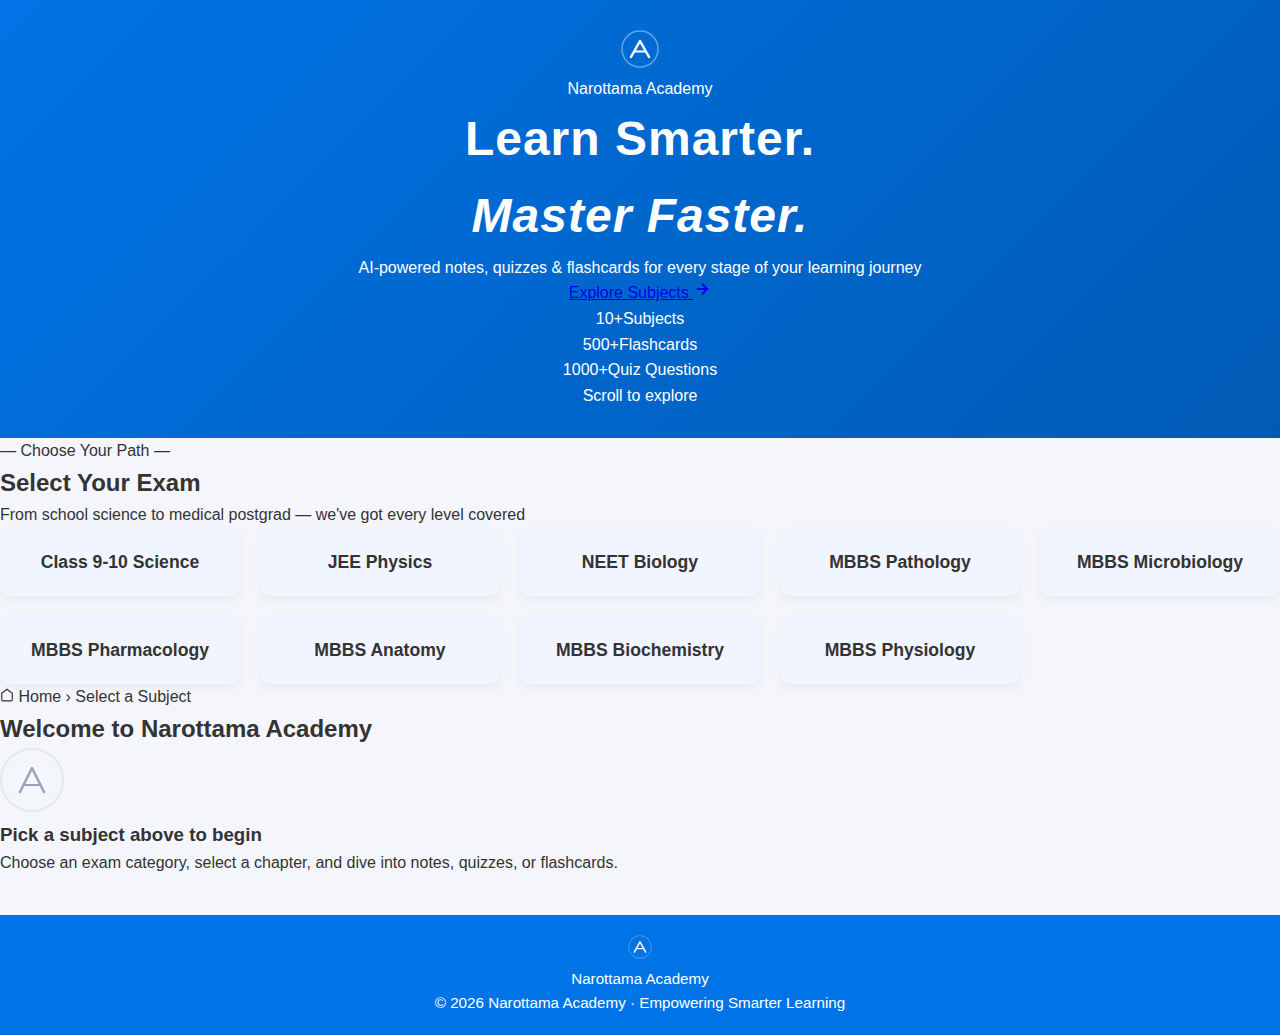
<file: index_backup1.html>
<!DOCTYPE html>
<html lang="en">
<head>
  <meta charset="UTF-8">
  <meta name="viewport" content="width=device-width, initial-scale=1.0">
  <title>Narottama Academy</title>
  <link rel="preconnect" href="https://fonts.googleapis.com">
  <link rel="preconnect" href="https://fonts.gstatic.com" crossorigin>
  <link href="https://fonts.googleapis.com/css2?family=Playfair+Display:wght@500;700;900&family=DM+Sans:wght@300;400;500;600&family=DM+Mono:wght@400;500&display=swap" rel="stylesheet">
  <link rel="stylesheet" href="style.css">
</head>
<body>

  <!-- Animated background particles -->
  <div class="bg-orbs">
    <div class="orb orb-1"></div>
    <div class="orb orb-2"></div>
    <div class="orb orb-3"></div>
  </div>

  <!-- Header -->
  <header class="site-header">
    <div class="header-inner">
      <div class="logo-row">
        <div class="logo-icon">
          <svg width="38" height="38" viewBox="0 0 38 38" fill="none">
            <circle cx="19" cy="19" r="18" stroke="rgba(255,255,255,0.4)" stroke-width="1.5"/>
            <path d="M10 27 L19 11 L28 27" stroke="white" stroke-width="2.5" stroke-linecap="round" stroke-linejoin="round" fill="none"/>
            <path d="M13.5 21.5 H24.5" stroke="white" stroke-width="2" stroke-linecap="round"/>
          </svg>
        </div>
        <span class="logo-text">Narottama Academy</span>
      </div>
      <h1 class="hero-title">Learn Smarter.<br><em>Master Faster.</em></h1>
      <p class="hero-sub">AI-powered notes, quizzes &amp; flashcards for every stage of your learning journey</p>
      <div class="hero-actions">
        <a href="#subjects" class="btn-primary" onclick="smoothScroll('subjects')">
          <span>Explore Subjects</span>
          <svg width="18" height="18" viewBox="0 0 24 24" fill="none" stroke="currentColor" stroke-width="2.5"><path d="M5 12h14M12 5l7 7-7 7"/></svg>
        </a>
        <div class="hero-stats">
          <div class="stat"><span class="stat-num">10+</span><span class="stat-label">Subjects</span></div>
          <div class="stat-divider"></div>
          <div class="stat"><span class="stat-num">500+</span><span class="stat-label">Flashcards</span></div>
          <div class="stat-divider"></div>
          <div class="stat"><span class="stat-num">1000+</span><span class="stat-label">Quiz Questions</span></div>
        </div>
      </div>
    </div>
    <div class="scroll-hint">
      <span>Scroll to explore</span>
      <div class="scroll-line"></div>
    </div>
  </header>

  <!-- Subject Selection -->
  <section id="subjects" class="section-subjects">
    <div class="section-inner">
      <div class="section-label">— Choose Your Path —</div>
      <h2 class="section-title">Select Your Exam</h2>
      <p class="section-sub">From school science to medical postgrad — we've got every level covered</p>
      <ul id="menu-list" class="exam-grid"></ul>
    </div>
  </section>

  <!-- Content Panel -->
  <section id="content-area" class="section-content">
    <div class="content-panel">
      <div class="content-panel-header">
        <div class="breadcrumb" id="breadcrumb">
          <span class="bc-home">
            <svg width="14" height="14" viewBox="0 0 24 24" fill="none" stroke="currentColor" stroke-width="2"><path d="M3 9l9-7 9 7v11a2 2 0 01-2 2H5a2 2 0 01-2-2z"/></svg>
            Home
          </span>
          <span class="bc-sep">›</span>
          <span id="breadcrumb-subject">Select a Subject</span>
        </div>
        <h2 id="content-title" class="panel-title">Welcome to Narottama Academy</h2>
      </div>
      <div id="content-body" class="panel-body">
        <div class="welcome-state">
          <div class="welcome-icon">
            <svg width="64" height="64" viewBox="0 0 64 64" fill="none">
              <circle cx="32" cy="32" r="31" stroke="#e2e8f0" stroke-width="2"/>
              <path d="M20 44 L32 20 L44 44" stroke="#94a3b8" stroke-width="2.5" stroke-linecap="round" stroke-linejoin="round" fill="none"/>
              <path d="M24 37 H40" stroke="#94a3b8" stroke-width="2" stroke-linecap="round"/>
            </svg>
          </div>
          <h3>Pick a subject above to begin</h3>
          <p>Choose an exam category, select a chapter, and dive into notes, quizzes, or flashcards.</p>
        </div>
      </div>
    </div>
  </section>

  <!-- Footer -->
  <footer class="site-footer">
    <div class="footer-inner">
      <div class="footer-brand">
        <div class="logo-icon small">
          <svg width="24" height="24" viewBox="0 0 38 38" fill="none">
            <circle cx="19" cy="19" r="18" stroke="rgba(255,255,255,0.3)" stroke-width="1.5"/>
            <path d="M10 27 L19 11 L28 27" stroke="white" stroke-width="2.5" stroke-linecap="round" stroke-linejoin="round" fill="none"/>
            <path d="M13.5 21.5 H24.5" stroke="white" stroke-width="2" stroke-linecap="round"/>
          </svg>
        </div>
        <span>Narottama Academy</span>
      </div>
      <p class="footer-copy">© 2026 Narottama Academy · Empowering Smarter Learning</p>
    </div>
  </footer>

  <script src="script.js"></script>
</body>
</html>
</file>
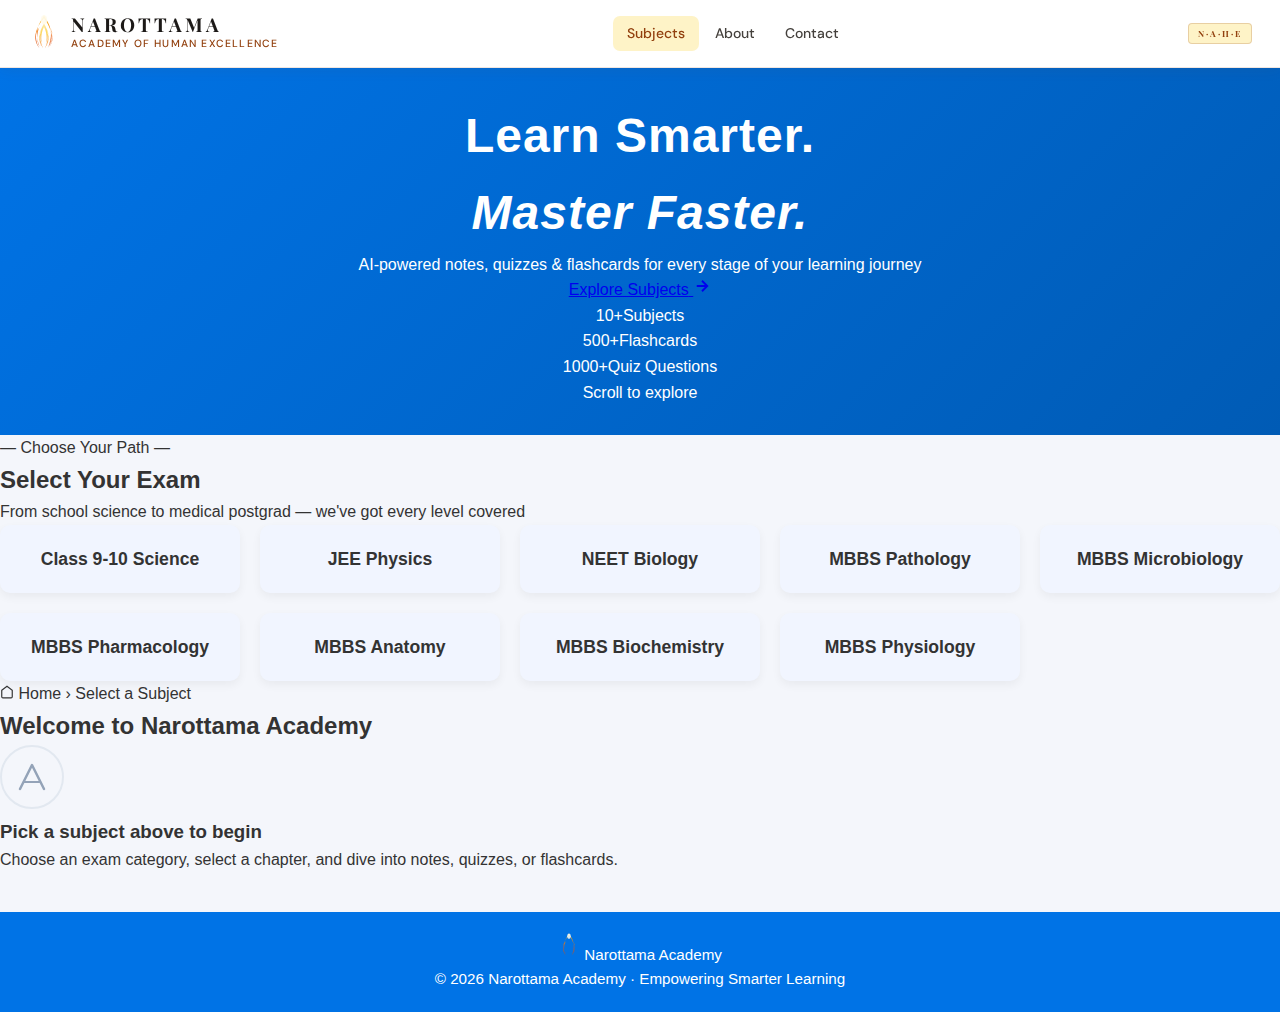
<file: index_backup2.html>
<!DOCTYPE html>
<html lang="en">
<head>
  <meta charset="UTF-8">
  <meta name="viewport" content="width=device-width, initial-scale=1.0">
  <title>Narottama Academy</title>
  <link rel="preconnect" href="https://fonts.googleapis.com">
  <link rel="preconnect" href="https://fonts.gstatic.com" crossorigin>
  <link href="https://fonts.googleapis.com/css2?family=Playfair+Display:wght@500;700;900&family=DM+Sans:wght@300;400;500;600&family=DM+Mono:wght@400;500&display=swap" rel="stylesheet">
  <link rel="stylesheet" href="style.css">
</head>
<body>

  <!-- Animated background particles -->
  <div class="bg-orbs">
    <div class="orb orb-1"></div>
    <div class="orb orb-2"></div>
    <div class="orb orb-3"></div>
  </div>

  <!-- ══ TOP NAVIGATION BAR ══ -->
  <style>
    *,*::before,*::after{box-sizing:border-box}
    :root{
      --saffron-deep:#92400E;--saffron-mid:#B45309;--saffron-warm:#D97706;
      --saffron-light:#FEF3C7;--ink-dark:#1C1917;--ink-mid:#44403C;
      --nav-h:68px;--nav-h-mob:58px;
    }
    .na-header{
      position:sticky;top:0;z-index:200;width:100%;height:var(--nav-h);
      background:rgba(255,255,255,0.97);backdrop-filter:blur(8px);
      border-bottom:1px solid rgba(146,64,14,0.13);
      box-shadow:0 1px 14px rgba(146,64,14,0.08);
      display:flex;align-items:center;
    }
    .na-header__inner{
      width:100%;max-width:1280px;margin:0 auto;padding:0 28px;
      display:flex;align-items:center;justify-content:space-between;gap:16px;
    }
    .na-logo{display:flex;align-items:center;gap:11px;text-decoration:none;flex-shrink:0;}
    .na-logo__flame{width:32px;height:40px;flex-shrink:0;}
    .na-logo__text{display:flex;flex-direction:column;gap:2px;}
    .na-logo__name{
      font-family:'Playfair Display',Georgia,serif;font-size:19px;font-weight:700;
      letter-spacing:3px;color:var(--ink-dark);line-height:1;white-space:nowrap;
    }
    .na-logo__tagline{
      font-family:'DM Sans',sans-serif;font-size:10.5px;font-weight:500;
      letter-spacing:1.2px;color:var(--saffron-deep);text-transform:uppercase;white-space:nowrap;
    }
    .na-nav{display:flex;gap:2px;list-style:none;margin:0;padding:0;}
    .na-nav a{
      display:block;padding:6px 14px;
      font-family:'DM Sans',sans-serif;font-size:14px;font-weight:500;
      color:var(--ink-mid);text-decoration:none;border-radius:7px;
      transition:background .18s,color .18s;
    }
    .na-nav a:hover,.na-nav a.active{background:var(--saffron-light);color:var(--saffron-deep);}
    .na-badge{
      font-family:'Playfair Display',Georgia,serif;font-size:8.5px;font-weight:700;
      letter-spacing:2px;color:var(--saffron-deep);background:var(--saffron-light);
      border:1px solid rgba(146,64,14,0.2);border-radius:4px;padding:3px 9px;
      white-space:nowrap;flex-shrink:0;
    }
    .na-hamburger{
      display:none;flex-direction:column;gap:5px;cursor:pointer;
      background:none;border:none;padding:5px;border-radius:6px;transition:background .15s;
    }
    .na-hamburger:hover{background:var(--saffron-light);}
    .na-hamburger span{
      display:block;width:22px;height:2px;background:var(--ink-dark);
      border-radius:2px;transition:transform .25s,opacity .25s;transform-origin:center;
    }
    .na-hamburger.open span:nth-child(1){transform:translateY(7px) rotate(45deg);}
    .na-hamburger.open span:nth-child(2){opacity:0;transform:scaleX(0);}
    .na-hamburger.open span:nth-child(3){transform:translateY(-7px) rotate(-45deg);}
    .na-drawer{
      display:none;position:fixed;top:var(--nav-h-mob);left:0;right:0;
      background:rgba(255,255,255,0.98);backdrop-filter:blur(8px);
      border-bottom:1px solid rgba(146,64,14,0.12);
      box-shadow:0 8px 24px rgba(146,64,14,0.1);
      z-index:199;padding:10px 16px 18px;
      transform:translateY(-6px);opacity:0;
      transition:transform .22s ease,opacity .22s ease;pointer-events:none;
    }
    .na-drawer.open{transform:translateY(0);opacity:1;pointer-events:all;}
    .na-drawer ul{list-style:none;margin:0;padding:0;display:flex;flex-direction:column;gap:2px;}
    .na-drawer a{
      display:block;padding:10px 14px;
      font-family:'DM Sans',sans-serif;font-size:15px;font-weight:500;
      color:var(--ink-mid);text-decoration:none;border-radius:8px;
      transition:background .15s,color .15s;
    }
    .na-drawer a:hover,.na-drawer a.active{background:var(--saffron-light);color:var(--saffron-deep);}
    .na-drawer__footer{
      margin-top:12px;padding-top:12px;
      border-top:1px solid rgba(146,64,14,0.1);
      display:flex;align-items:center;justify-content:space-between;
    }
    .na-drawer__tagline{
      font-family:'DM Sans',sans-serif;font-size:9px;font-weight:500;
      letter-spacing:1.5px;color:var(--saffron-mid);text-transform:uppercase;
    }
    @media(max-width:768px){
      .na-header{height:var(--nav-h-mob);}
      .na-header__inner{padding:0 16px;}
      .na-nav,.na-badge{display:none;}
      .na-hamburger{display:flex;}
      .na-drawer{display:block;}
      .na-logo__name{font-size:16px;letter-spacing:2px;}
      .na-logo__tagline{font-size:7px;}
      .na-logo__flame{width:26px;height:32px;}
      .na-logo{gap:8px;}
    }
    @media(max-width:360px){
      .na-logo__tagline{display:none;}
    }
  </style>

  <header class="na-header" role="banner">
    <div class="na-header__inner">

      <a href="index.html" class="na-logo" aria-label="Narottama Academy — Home">
        <svg class="na-logo__flame" viewBox="0 0 36 44" fill="none" xmlns="http://www.w3.org/2000/svg" aria-hidden="true">
          <defs>
            <linearGradient id="nf-o" x1="18" y1="44" x2="18" y2="0" gradientUnits="userSpaceOnUse">
              <stop offset="0%" stop-color="#C2410C"/>
              <stop offset="42%" stop-color="#EA580C"/>
              <stop offset="76%" stop-color="#F59E0B"/>
              <stop offset="100%" stop-color="#FDE68A"/>
            </linearGradient>
            <linearGradient id="nf-i" x1="18" y1="42" x2="18" y2="4" gradientUnits="userSpaceOnUse">
              <stop offset="0%" stop-color="#EA580C"/>
              <stop offset="55%" stop-color="#FCD34D"/>
              <stop offset="100%" stop-color="#FFFBEB"/>
            </linearGradient>
          </defs>
          <path d="M18,4 C18,4 24,12 26,20 C28,27 26,33 22,38 C26,32 28,25 26,18 C29,24 28,31 24,37 C28,30 29,22 25,14 C28,20 27,29 23,36 C27,26 27,17 22,8 C20,5.5 19,3 18,1 C17,3 16,5.5 14,8 C9,17 9,26 13,36 C9,29 10,20 13,14 C7,22 8,30 12,37 C8,31 7,24 10,18 C8,25 9,32 13,38 C9,33 7,27 9,20 C11,12 18,4 18,4Z" fill="url(#nf-o)" opacity="0.92"/>
          <path d="M18,10 C18,10 22,17 23,23 C24,28 22,33 19,38 C22,32 23,27 22,21 C24,26 23,31 21,36 C24,29 24,22 21,16 C23,21 22,28 20,34 C22,27 21,20 18,14 C15,20 14,27 16,34 C14,28 13,21 15,16 C12,22 12,29 15,36 C13,31 12,26 14,21 C13,27 14,32 17,38 C14,33 12,28 13,23 C14,17 18,10 18,10Z" fill="url(#nf-i)" opacity="0.95"/>
          <ellipse cx="18" cy="6" rx="3.5" ry="5" fill="#FFFBEB" opacity="0.88"/>
        </svg>
        <div class="na-logo__text">
          <span class="na-logo__name">NAROTTAMA</span>
          <span class="na-logo__tagline">Academy of Human Excellence</span>
        </div>
      </a>

      <nav aria-label="Main navigation">
        <ul class="na-nav">
          <li><a href="index.html" class="active">Subjects</a></li>
          <li><a href="about.html">About</a></li>
          <li><a href="contact.html">Contact</a></li>
        </ul>
      </nav>

      <span class="na-badge" aria-hidden="true">N·A·H·E</span>

      <button class="na-hamburger" id="na-hamburger" aria-label="Open menu" aria-expanded="false" aria-controls="na-drawer">
        <span></span><span></span><span></span>
      </button>

    </div>
  </header>

  <nav class="na-drawer" id="na-drawer" aria-label="Mobile navigation" aria-hidden="true">
    <ul>
      <li><a href="index.html" class="active">Subjects</a></li>
      <li><a href="about.html">About</a></li>
      <li><a href="contact.html">Contact</a></li>
    </ul>
    <div class="na-drawer__footer">
      <span class="na-drawer__tagline">Academy of Human Excellence</span>
      <span class="na-badge">N·A·H·E</span>
    </div>
  </nav>

  <script>
    (function(){
      var btn=document.getElementById('na-hamburger');
      var drawer=document.getElementById('na-drawer');
      btn.addEventListener('click',function(){
        var open=drawer.classList.toggle('open');
        btn.classList.toggle('open',open);
        btn.setAttribute('aria-expanded',open);
        drawer.setAttribute('aria-hidden',!open);
      });
      drawer.querySelectorAll('a').forEach(function(a){
        a.addEventListener('click',function(){
          drawer.classList.remove('open');
          btn.classList.remove('open');
          btn.setAttribute('aria-expanded','false');
          drawer.setAttribute('aria-hidden','true');
        });
      });
      document.addEventListener('click',function(e){
        if(!btn.contains(e.target)&&!drawer.contains(e.target)){
          drawer.classList.remove('open');
          btn.classList.remove('open');
          btn.setAttribute('aria-expanded','false');
          drawer.setAttribute('aria-hidden','true');
        }
      });
    })();
  </script>

  <!-- ══ HERO SECTION ══ -->
  <header class="site-header">
    <div class="header-inner">
      <h1 class="hero-title">Learn Smarter.<br><em>Master Faster.</em></h1>
      <p class="hero-sub">AI-powered notes, quizzes &amp; flashcards for every stage of your learning journey</p>
      <div class="hero-actions">
        <a href="#subjects" class="btn-primary" onclick="smoothScroll('subjects')">
          <span>Explore Subjects</span>
          <svg width="18" height="18" viewBox="0 0 24 24" fill="none" stroke="currentColor" stroke-width="2.5"><path d="M5 12h14M12 5l7 7-7 7"/></svg>
        </a>
        <div class="hero-stats">
          <div class="stat"><span class="stat-num">10+</span><span class="stat-label">Subjects</span></div>
          <div class="stat-divider"></div>
          <div class="stat"><span class="stat-num">500+</span><span class="stat-label">Flashcards</span></div>
          <div class="stat-divider"></div>
          <div class="stat"><span class="stat-num">1000+</span><span class="stat-label">Quiz Questions</span></div>
        </div>
      </div>
    </div>
    <div class="scroll-hint">
      <span>Scroll to explore</span>
      <div class="scroll-line"></div>
    </div>
  </header>

  <!-- Subject Selection -->
  <section id="subjects" class="section-subjects">
    <div class="section-inner">
      <div class="section-label">— Choose Your Path —</div>
      <h2 class="section-title">Select Your Exam</h2>
      <p class="section-sub">From school science to medical postgrad — we've got every level covered</p>
      <ul id="menu-list" class="exam-grid"></ul>
    </div>
  </section>

  <!-- Content Panel -->
  <section id="content-area" class="section-content">
    <div class="content-panel">
      <div class="content-panel-header">
        <div class="breadcrumb" id="breadcrumb">
          <span class="bc-home">
            <svg width="14" height="14" viewBox="0 0 24 24" fill="none" stroke="currentColor" stroke-width="2"><path d="M3 9l9-7 9 7v11a2 2 0 01-2 2H5a2 2 0 01-2-2z"/></svg>
            Home
          </span>
          <span class="bc-sep">›</span>
          <span id="breadcrumb-subject">Select a Subject</span>
        </div>
        <h2 id="content-title" class="panel-title">Welcome to Narottama Academy</h2>
      </div>
      <div id="content-body" class="panel-body">
        <div class="welcome-state">
          <div class="welcome-icon">
            <svg width="64" height="64" viewBox="0 0 64 64" fill="none">
              <circle cx="32" cy="32" r="31" stroke="#e2e8f0" stroke-width="2"/>
              <path d="M20 44 L32 20 L44 44" stroke="#94a3b8" stroke-width="2.5" stroke-linecap="round" stroke-linejoin="round" fill="none"/>
              <path d="M24 37 H40" stroke="#94a3b8" stroke-width="2" stroke-linecap="round"/>
            </svg>
          </div>
          <h3>Pick a subject above to begin</h3>
          <p>Choose an exam category, select a chapter, and dive into notes, quizzes, or flashcards.</p>
        </div>
      </div>
    </div>
  </section>

  <!-- Footer -->
  <footer class="site-footer">
    <div class="footer-inner">
      <div class="footer-brand">
        <svg width="22" height="28" viewBox="0 0 36 44" fill="none" style="flex-shrink:0">
          <defs>
            <linearGradient id="ff-o" x1="18" y1="44" x2="18" y2="0" gradientUnits="userSpaceOnUse">
              <stop offset="0%" stop-color="#C2410C"/>
              <stop offset="45%" stop-color="#EA580C"/>
              <stop offset="78%" stop-color="#F59E0B"/>
              <stop offset="100%" stop-color="#FDE68A"/>
            </linearGradient>
          </defs>
          <path d="M18,4 C18,4 24,12 26,20 C28,27 26,33 22,38 C26,32 28,25 26,18 C29,24 28,31 24,37 C28,30 29,22 25,14 C28,20 27,29 23,36 C27,26 27,17 22,8 C20,5.5 19,3 18,1 C17,3 16,5.5 14,8 C9,17 9,26 13,36 C9,29 10,20 13,14 C7,22 8,30 12,37 C8,31 7,24 10,18 C8,25 9,32 13,38 C9,33 7,27 9,20 C11,12 18,4 18,4Z" fill="url(#ff-o)" opacity="0.9"/>
          <ellipse cx="18" cy="6" rx="3" ry="4.5" fill="#FFFBEB" opacity="0.85"/>
        </svg>
        <span>Narottama Academy</span>
      </div>
      <p class="footer-copy">© 2026 Narottama Academy · Empowering Smarter Learning</p>
    </div>
  </footer>

  <script src="script.js"></script>
</body>
</html>
</file>
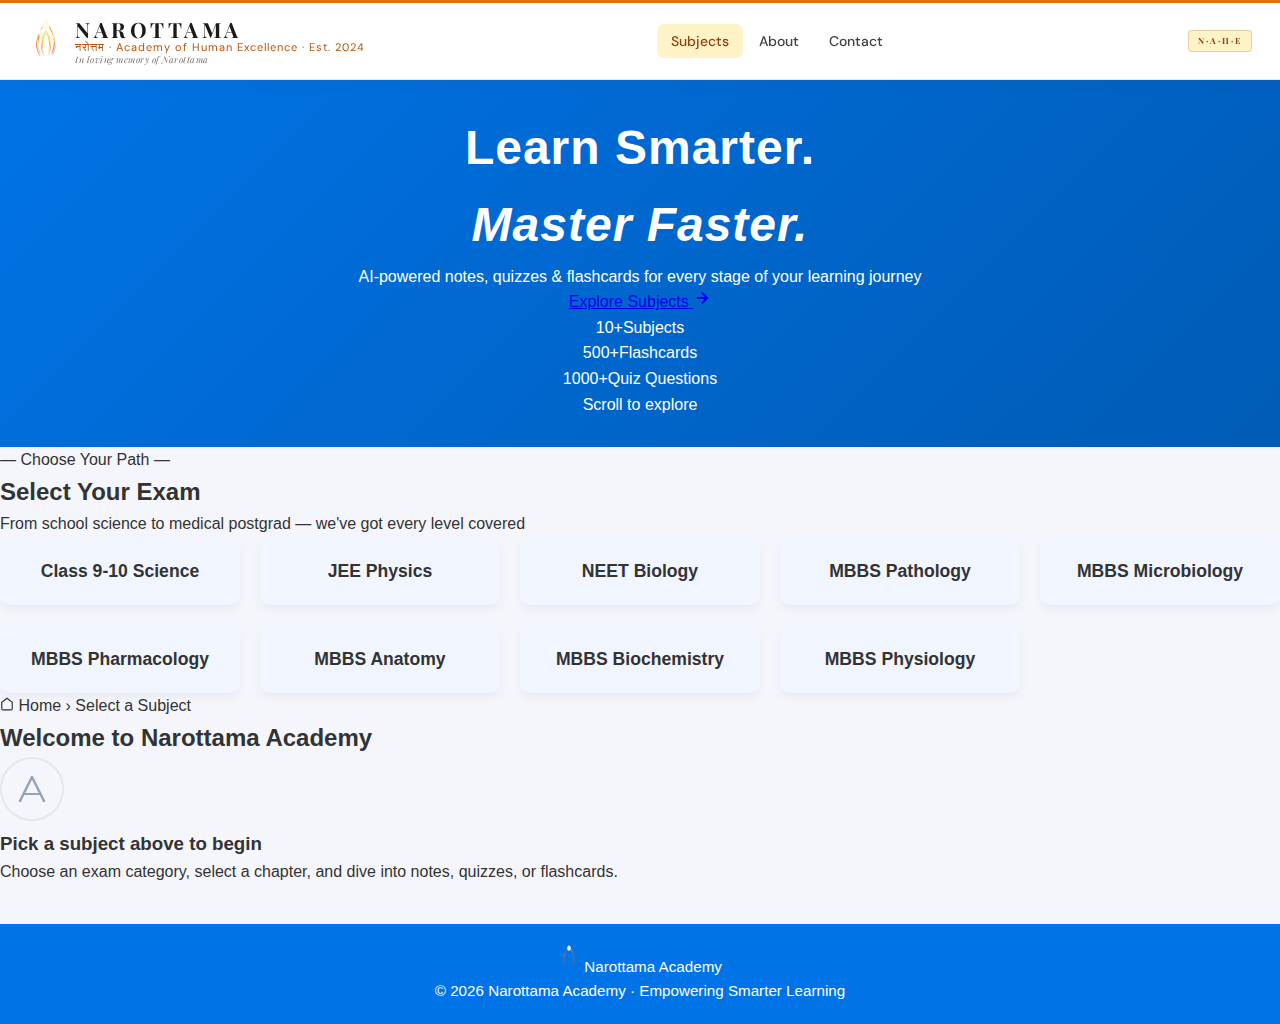
<file: index_backup3.html>
<!DOCTYPE html>
<html lang="en">
<head>
  <meta charset="UTF-8">
  <meta name="viewport" content="width=device-width, initial-scale=1.0">
  <title>Narottama Academy</title>
  <link rel="preconnect" href="https://fonts.googleapis.com">
  <link rel="preconnect" href="https://fonts.gstatic.com" crossorigin>
  <link href="https://fonts.googleapis.com/css2?family=Playfair+Display:wght@500;700;900&family=DM+Sans:wght@300;400;500;600&family=DM+Mono:wght@400;500&display=swap" rel="stylesheet">
  <link rel="stylesheet" href="style.css">
</head>
<body>

  <!-- Animated background particles -->
  <div class="bg-orbs">
    <div class="orb orb-1"></div>
    <div class="orb orb-2"></div>
    <div class="orb orb-3"></div>
  </div>

  <!-- ══ TOP NAVIGATION BAR ══ -->
  <style>
    *,*::before,*::after{box-sizing:border-box}
    :root{
      --saffron-deep:#92400E;--saffron-mid:#B45309;--saffron-warm:#D97706;
      --saffron-light:#FEF3C7;--ink-dark:#1C1917;--ink-mid:#44403C;
      --nav-h:80px;--nav-h-mob:64px;--ink-soft:#78716C;
    }
    .na-header{
      position:sticky;top:0;z-index:200;width:100%;height:var(--nav-h);
      background:rgba(255,255,255,0.97);backdrop-filter:blur(8px);
      border-top:3px solid var(--saffron-warm);
      border-bottom:1px solid rgba(146,64,14,0.13);
      box-shadow:0 1px 14px rgba(146,64,14,0.08);
      display:flex;align-items:center;
    }
    .na-header__inner{
      width:100%;max-width:1280px;margin:0 auto;padding:0 28px;
      display:flex;align-items:center;justify-content:space-between;gap:16px;
    }
    .na-logo{display:flex;align-items:center;gap:11px;text-decoration:none;flex-shrink:0;}
    .na-logo__flame{width:36px;height:46px;flex-shrink:0;}
    .na-logo__text{display:flex;flex-direction:column;gap:2px;}
    .na-logo__name{
      font-family:'Playfair Display',Georgia,serif;font-size:21px;font-weight:700;
      letter-spacing:3.5px;color:var(--ink-dark);line-height:1;white-space:nowrap;
    }
    .na-logo__sanskrit{
      font-family:'DM Sans',sans-serif;font-size:11px;font-weight:400;
      letter-spacing:1px;color:var(--saffron-mid);white-space:nowrap;line-height:1;
    }
    .na-logo__tagline{
      font-family:'DM Sans',sans-serif;font-size:9px;font-weight:500;
      letter-spacing:1.5px;color:var(--saffron-deep);text-transform:uppercase;
      white-space:nowrap;line-height:1;
    }
    .na-logo__dedication{
      font-family:'Playfair Display',Georgia,serif;font-size:9px;font-weight:400;
      font-style:italic;letter-spacing:0.5px;
      color:var(--ink-soft,#78716C);white-space:nowrap;line-height:1;
    }
    .na-nav{display:flex;gap:2px;list-style:none;margin:0;padding:0;}
    .na-nav a{
      display:block;padding:6px 14px;
      font-family:'DM Sans',sans-serif;font-size:14px;font-weight:500;
      color:var(--ink-mid);text-decoration:none;border-radius:7px;
      transition:background .18s,color .18s;
    }
    .na-nav a:hover,.na-nav a.active{background:var(--saffron-light);color:var(--saffron-deep);}
    .na-badge{
      font-family:'Playfair Display',Georgia,serif;font-size:8.5px;font-weight:700;
      letter-spacing:2px;color:var(--saffron-deep);background:var(--saffron-light);
      border:1px solid rgba(146,64,14,0.2);border-radius:4px;padding:3px 9px;
      white-space:nowrap;flex-shrink:0;
    }
    .na-hamburger{
      display:none;flex-direction:column;gap:5px;cursor:pointer;
      background:none;border:none;padding:5px;border-radius:6px;transition:background .15s;
    }
    .na-hamburger:hover{background:var(--saffron-light);}
    .na-hamburger span{
      display:block;width:22px;height:2px;background:var(--ink-dark);
      border-radius:2px;transition:transform .25s,opacity .25s;transform-origin:center;
    }
    .na-hamburger.open span:nth-child(1){transform:translateY(7px) rotate(45deg);}
    .na-hamburger.open span:nth-child(2){opacity:0;transform:scaleX(0);}
    .na-hamburger.open span:nth-child(3){transform:translateY(-7px) rotate(-45deg);}
    .na-drawer{
      display:none;position:fixed;top:var(--nav-h-mob);left:0;right:0;
      background:rgba(255,255,255,0.98);backdrop-filter:blur(8px);
      border-bottom:1px solid rgba(146,64,14,0.12);
      box-shadow:0 8px 24px rgba(146,64,14,0.1);
      z-index:199;padding:10px 16px 18px;
      transform:translateY(-6px);opacity:0;
      transition:transform .22s ease,opacity .22s ease;pointer-events:none;
    }
    .na-drawer.open{transform:translateY(0);opacity:1;pointer-events:all;}
    .na-drawer ul{list-style:none;margin:0;padding:0;display:flex;flex-direction:column;gap:2px;}
    .na-drawer a{
      display:block;padding:10px 14px;
      font-family:'DM Sans',sans-serif;font-size:15px;font-weight:500;
      color:var(--ink-mid);text-decoration:none;border-radius:8px;
      transition:background .15s,color .15s;
    }
    .na-drawer a:hover,.na-drawer a.active{background:var(--saffron-light);color:var(--saffron-deep);}
    .na-drawer__footer{
      margin-top:12px;padding-top:12px;
      border-top:1px solid rgba(146,64,14,0.1);
      display:flex;align-items:center;justify-content:space-between;
    }
    .na-drawer__tagline{
      font-family:'DM Sans',sans-serif;font-size:9px;font-weight:500;
      letter-spacing:1.5px;color:var(--saffron-mid);text-transform:uppercase;
    }
    @media(max-width:768px){
      .na-header{height:var(--nav-h-mob);}
      .na-header__inner{padding:0 16px;}
      .na-nav,.na-badge{display:none;}
      .na-hamburger{display:flex;}
      .na-drawer{display:block;}
      .na-logo__name{font-size:17px;letter-spacing:2px;}
      .na-logo__sanskrit{font-size:9.5px;}
      .na-logo__dedication{display:none;}
      .na-logo__flame{width:28px;height:36px;}
      .na-logo{gap:8px;}
    }
    @media(max-width:360px){
      .na-logo__sanskrit{display:none;}
    }
  </style>

  <header class="na-header" role="banner">
    <div class="na-header__inner">

      <a href="index.html" class="na-logo" aria-label="Narottama Academy — Home">
        <svg class="na-logo__flame" viewBox="0 0 36 44" fill="none" xmlns="http://www.w3.org/2000/svg" aria-hidden="true">
          <defs>
            <linearGradient id="nf-o" x1="18" y1="44" x2="18" y2="0" gradientUnits="userSpaceOnUse">
              <stop offset="0%" stop-color="#C2410C"/>
              <stop offset="42%" stop-color="#EA580C"/>
              <stop offset="76%" stop-color="#F59E0B"/>
              <stop offset="100%" stop-color="#FDE68A"/>
            </linearGradient>
            <linearGradient id="nf-i" x1="18" y1="42" x2="18" y2="4" gradientUnits="userSpaceOnUse">
              <stop offset="0%" stop-color="#EA580C"/>
              <stop offset="55%" stop-color="#FCD34D"/>
              <stop offset="100%" stop-color="#FFFBEB"/>
            </linearGradient>
          </defs>
          <path d="M18,4 C18,4 24,12 26,20 C28,27 26,33 22,38 C26,32 28,25 26,18 C29,24 28,31 24,37 C28,30 29,22 25,14 C28,20 27,29 23,36 C27,26 27,17 22,8 C20,5.5 19,3 18,1 C17,3 16,5.5 14,8 C9,17 9,26 13,36 C9,29 10,20 13,14 C7,22 8,30 12,37 C8,31 7,24 10,18 C8,25 9,32 13,38 C9,33 7,27 9,20 C11,12 18,4 18,4Z" fill="url(#nf-o)" opacity="0.92"/>
          <path d="M18,10 C18,10 22,17 23,23 C24,28 22,33 19,38 C22,32 23,27 22,21 C24,26 23,31 21,36 C24,29 24,22 21,16 C23,21 22,28 20,34 C22,27 21,20 18,14 C15,20 14,27 16,34 C14,28 13,21 15,16 C12,22 12,29 15,36 C13,31 12,26 14,21 C13,27 14,32 17,38 C14,33 12,28 13,23 C14,17 18,10 18,10Z" fill="url(#nf-i)" opacity="0.95"/>
          <ellipse cx="18" cy="6" rx="3.5" ry="5" fill="#FFFBEB" opacity="0.88"/>
        </svg>
        <div class="na-logo__text">
          <span class="na-logo__name">NAROTTAMA</span>
          <span class="na-logo__sanskrit">नरोत्तम · Academy of Human Excellence · Est. 2024</span>
          <span class="na-logo__dedication">In loving memory of Narottama</span>
        </div>
      </a>

      <nav aria-label="Main navigation">
        <ul class="na-nav">
          <li><a href="index.html" class="active">Subjects</a></li>
          <li><a href="about.html">About</a></li>
          <li><a href="contact.html">Contact</a></li>
        </ul>
      </nav>

      <span class="na-badge" aria-hidden="true">N·A·H·E</span>

      <button class="na-hamburger" id="na-hamburger" aria-label="Open menu" aria-expanded="false" aria-controls="na-drawer">
        <span></span><span></span><span></span>
      </button>

    </div>
  </header>

  <nav class="na-drawer" id="na-drawer" aria-label="Mobile navigation" aria-hidden="true">
    <ul>
      <li><a href="index.html" class="active">Subjects</a></li>
      <li><a href="about.html">About</a></li>
      <li><a href="contact.html">Contact</a></li>
    </ul>
    <div class="na-drawer__footer">
      <span class="na-drawer__tagline">Academy of Human Excellence</span>
      <span class="na-badge">N·A·H·E</span>
    </div>
  </nav>

  <script>
    (function(){
      var btn=document.getElementById('na-hamburger');
      var drawer=document.getElementById('na-drawer');
      btn.addEventListener('click',function(){
        var open=drawer.classList.toggle('open');
        btn.classList.toggle('open',open);
        btn.setAttribute('aria-expanded',open);
        drawer.setAttribute('aria-hidden',!open);
      });
      drawer.querySelectorAll('a').forEach(function(a){
        a.addEventListener('click',function(){
          drawer.classList.remove('open');
          btn.classList.remove('open');
          btn.setAttribute('aria-expanded','false');
          drawer.setAttribute('aria-hidden','true');
        });
      });
      document.addEventListener('click',function(e){
        if(!btn.contains(e.target)&&!drawer.contains(e.target)){
          drawer.classList.remove('open');
          btn.classList.remove('open');
          btn.setAttribute('aria-expanded','false');
          drawer.setAttribute('aria-hidden','true');
        }
      });
    })();
  </script>

  <!-- ══ HERO SECTION ══ -->
  <header class="site-header">
    <div class="header-inner">
      <h1 class="hero-title">Learn Smarter.<br><em>Master Faster.</em></h1>
      <p class="hero-sub">AI-powered notes, quizzes &amp; flashcards for every stage of your learning journey</p>
      <div class="hero-actions">
        <a href="#subjects" class="btn-primary" onclick="smoothScroll('subjects')">
          <span>Explore Subjects</span>
          <svg width="18" height="18" viewBox="0 0 24 24" fill="none" stroke="currentColor" stroke-width="2.5"><path d="M5 12h14M12 5l7 7-7 7"/></svg>
        </a>
        <div class="hero-stats">
          <div class="stat"><span class="stat-num">10+</span><span class="stat-label">Subjects</span></div>
          <div class="stat-divider"></div>
          <div class="stat"><span class="stat-num">500+</span><span class="stat-label">Flashcards</span></div>
          <div class="stat-divider"></div>
          <div class="stat"><span class="stat-num">1000+</span><span class="stat-label">Quiz Questions</span></div>
        </div>
      </div>
    </div>
    <div class="scroll-hint">
      <span>Scroll to explore</span>
      <div class="scroll-line"></div>
    </div>
  </header>

  <!-- Subject Selection -->
  <section id="subjects" class="section-subjects">
    <div class="section-inner">
      <div class="section-label">— Choose Your Path —</div>
      <h2 class="section-title">Select Your Exam</h2>
      <p class="section-sub">From school science to medical postgrad — we've got every level covered</p>
      <ul id="menu-list" class="exam-grid"></ul>
    </div>
  </section>

  <!-- Content Panel -->
  <section id="content-area" class="section-content">
    <div class="content-panel">
      <div class="content-panel-header">
        <div class="breadcrumb" id="breadcrumb">
          <span class="bc-home">
            <svg width="14" height="14" viewBox="0 0 24 24" fill="none" stroke="currentColor" stroke-width="2"><path d="M3 9l9-7 9 7v11a2 2 0 01-2 2H5a2 2 0 01-2-2z"/></svg>
            Home
          </span>
          <span class="bc-sep">›</span>
          <span id="breadcrumb-subject">Select a Subject</span>
        </div>
        <h2 id="content-title" class="panel-title">Welcome to Narottama Academy</h2>
      </div>
      <div id="content-body" class="panel-body">
        <div class="welcome-state">
          <div class="welcome-icon">
            <svg width="64" height="64" viewBox="0 0 64 64" fill="none">
              <circle cx="32" cy="32" r="31" stroke="#e2e8f0" stroke-width="2"/>
              <path d="M20 44 L32 20 L44 44" stroke="#94a3b8" stroke-width="2.5" stroke-linecap="round" stroke-linejoin="round" fill="none"/>
              <path d="M24 37 H40" stroke="#94a3b8" stroke-width="2" stroke-linecap="round"/>
            </svg>
          </div>
          <h3>Pick a subject above to begin</h3>
          <p>Choose an exam category, select a chapter, and dive into notes, quizzes, or flashcards.</p>
        </div>
      </div>
    </div>
  </section>

  <!-- Footer -->
  <footer class="site-footer">
    <div class="footer-inner">
      <div class="footer-brand">
        <svg width="22" height="28" viewBox="0 0 36 44" fill="none" style="flex-shrink:0">
          <defs>
            <linearGradient id="ff-o" x1="18" y1="44" x2="18" y2="0" gradientUnits="userSpaceOnUse">
              <stop offset="0%" stop-color="#C2410C"/>
              <stop offset="45%" stop-color="#EA580C"/>
              <stop offset="78%" stop-color="#F59E0B"/>
              <stop offset="100%" stop-color="#FDE68A"/>
            </linearGradient>
          </defs>
          <path d="M18,4 C18,4 24,12 26,20 C28,27 26,33 22,38 C26,32 28,25 26,18 C29,24 28,31 24,37 C28,30 29,22 25,14 C28,20 27,29 23,36 C27,26 27,17 22,8 C20,5.5 19,3 18,1 C17,3 16,5.5 14,8 C9,17 9,26 13,36 C9,29 10,20 13,14 C7,22 8,30 12,37 C8,31 7,24 10,18 C8,25 9,32 13,38 C9,33 7,27 9,20 C11,12 18,4 18,4Z" fill="url(#ff-o)" opacity="0.9"/>
          <ellipse cx="18" cy="6" rx="3" ry="4.5" fill="#FFFBEB" opacity="0.85"/>
        </svg>
        <span>Narottama Academy</span>
      </div>
      <p class="footer-copy">© 2026 Narottama Academy · Empowering Smarter Learning</p>
    </div>
  </footer>

  <script src="script.js"></script>
</body>
</html>
</file>
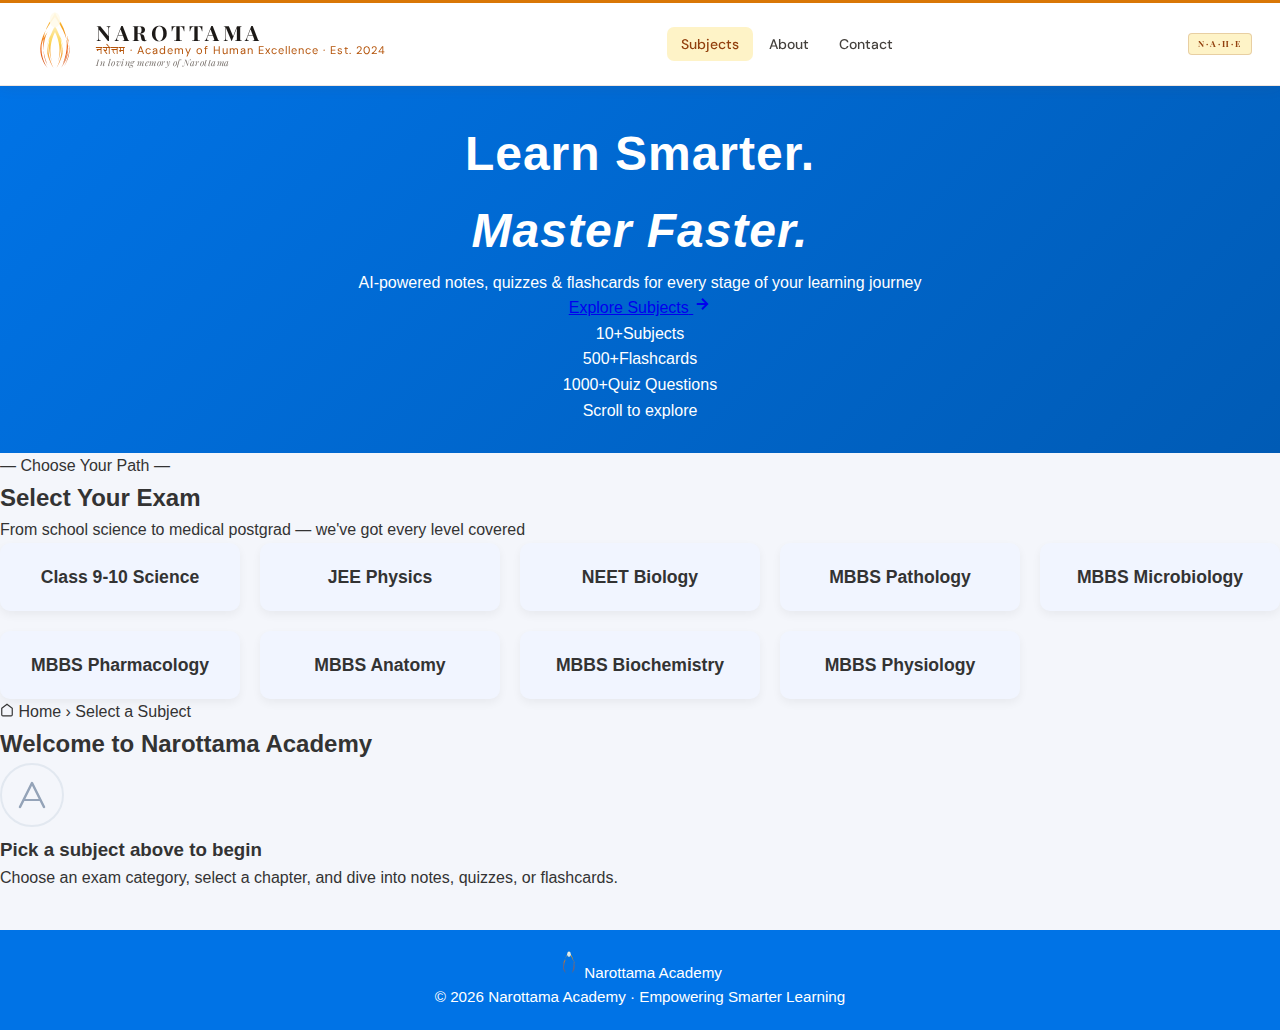
<file: index_Backup_8-apr-2026.html>
<!DOCTYPE html>
<html lang="en">
<head>
  <meta charset="UTF-8">
  <meta name="viewport" content="width=device-width, initial-scale=1.0">
  <title>Narottama Academy</title>
  <link rel="preconnect" href="https://fonts.googleapis.com">
  <link rel="preconnect" href="https://fonts.gstatic.com" crossorigin>
  <link href="https://fonts.googleapis.com/css2?family=Playfair+Display:wght@500;700;900&family=DM+Sans:wght@300;400;500;600&family=DM+Mono:wght@400;500&display=swap" rel="stylesheet">
  <link rel="stylesheet" href="style.css">
</head>
<body>

  <!-- Animated background particles -->
  <div class="bg-orbs">
    <div class="orb orb-1"></div>
    <div class="orb orb-2"></div>
    <div class="orb orb-3"></div>
  </div>

  <!-- ══ TOP NAVIGATION BAR ══ -->
  <style>
    *,*::before,*::after{box-sizing:border-box}
    :root{
      --saffron-deep:#92400E;--saffron-mid:#B45309;--saffron-warm:#D97706;
      --saffron-light:#FEF3C7;--ink-dark:#1C1917;--ink-mid:#44403C;
      --nav-h:86px;--nav-h-mob:70px;--ink-soft:#78716C;
    }
    .na-header{
      position:sticky;top:0;z-index:200;width:100%;height:var(--nav-h);
      background:rgba(255,255,255,0.97);backdrop-filter:blur(8px);
      border-top:3px solid var(--saffron-warm);
      border-bottom:1px solid rgba(146,64,14,0.13);
      box-shadow:0 1px 14px rgba(146,64,14,0.08);
      display:flex;align-items:center;
    }
    .na-header__inner{
      width:100%;max-width:1280px;margin:0 auto;padding:0 28px;
      display:flex;align-items:center;justify-content:space-between;gap:16px;
    }
    .na-logo{display:flex;align-items:center;gap:14px;text-decoration:none;flex-shrink:0;}
    .na-logo__flame{width:54px;height:68px;flex-shrink:0;}
    .na-logo__text{display:flex;flex-direction:column;gap:2px;}
    .na-logo__name{
      font-family:'Playfair Display',Georgia,serif;font-size:21px;font-weight:700;
      letter-spacing:3.5px;color:var(--ink-dark);line-height:1;white-space:nowrap;
    }
    .na-logo__sanskrit{
      font-family:'DM Sans',sans-serif;font-size:11px;font-weight:400;
      letter-spacing:1px;color:var(--saffron-mid);white-space:nowrap;line-height:1;
    }
    .na-logo__tagline{
      font-family:'DM Sans',sans-serif;font-size:9px;font-weight:500;
      letter-spacing:1.5px;color:var(--saffron-deep);text-transform:uppercase;
      white-space:nowrap;line-height:1;
    }
    .na-logo__dedication{
      font-family:'Playfair Display',Georgia,serif;font-size:9px;font-weight:400;
      font-style:italic;letter-spacing:0.5px;
      color:var(--ink-soft,#78716C);white-space:nowrap;line-height:1;
    }
    .na-nav{display:flex;gap:2px;list-style:none;margin:0;padding:0;}
    .na-nav a{
      display:block;padding:6px 14px;
      font-family:'DM Sans',sans-serif;font-size:14px;font-weight:500;
      color:var(--ink-mid);text-decoration:none;border-radius:7px;
      transition:background .18s,color .18s;
    }
    .na-nav a:hover,.na-nav a.active{background:var(--saffron-light);color:var(--saffron-deep);}
    .na-badge{
      font-family:'Playfair Display',Georgia,serif;font-size:8.5px;font-weight:700;
      letter-spacing:2px;color:var(--saffron-deep);background:var(--saffron-light);
      border:1px solid rgba(146,64,14,0.2);border-radius:4px;padding:3px 9px;
      white-space:nowrap;flex-shrink:0;
    }
    .na-hamburger{
      display:none;flex-direction:column;gap:5px;cursor:pointer;
      background:none;border:none;padding:5px;border-radius:6px;transition:background .15s;
    }
    .na-hamburger:hover{background:var(--saffron-light);}
    .na-hamburger span{
      display:block;width:22px;height:2px;background:var(--ink-dark);
      border-radius:2px;transition:transform .25s,opacity .25s;transform-origin:center;
    }
    .na-hamburger.open span:nth-child(1){transform:translateY(7px) rotate(45deg);}
    .na-hamburger.open span:nth-child(2){opacity:0;transform:scaleX(0);}
    .na-hamburger.open span:nth-child(3){transform:translateY(-7px) rotate(-45deg);}
    .na-drawer{
      display:none;position:fixed;top:var(--nav-h-mob);left:0;right:0;
      background:rgba(255,255,255,0.98);backdrop-filter:blur(8px);
      border-bottom:1px solid rgba(146,64,14,0.12);
      box-shadow:0 8px 24px rgba(146,64,14,0.1);
      z-index:199;padding:10px 16px 18px;
      transform:translateY(-6px);opacity:0;
      transition:transform .22s ease,opacity .22s ease;pointer-events:none;
    }
    .na-drawer.open{transform:translateY(0);opacity:1;pointer-events:all;}
    .na-drawer ul{list-style:none;margin:0;padding:0;display:flex;flex-direction:column;gap:2px;}
    .na-drawer a{
      display:block;padding:10px 14px;
      font-family:'DM Sans',sans-serif;font-size:15px;font-weight:500;
      color:var(--ink-mid);text-decoration:none;border-radius:8px;
      transition:background .15s,color .15s;
    }
    .na-drawer a:hover,.na-drawer a.active{background:var(--saffron-light);color:var(--saffron-deep);}
    .na-drawer__footer{
      margin-top:12px;padding-top:12px;
      border-top:1px solid rgba(146,64,14,0.1);
      display:flex;align-items:center;justify-content:space-between;
    }
    .na-drawer__tagline{
      font-family:'DM Sans',sans-serif;font-size:9px;font-weight:500;
      letter-spacing:1.5px;color:var(--saffron-mid);text-transform:uppercase;
    }
    @media(max-width:768px){
      .na-header{height:var(--nav-h-mob);}
      .na-header__inner{padding:0 16px;}
      .na-nav,.na-badge{display:none;}
      .na-hamburger{display:flex;}
      .na-drawer{display:block;}
      .na-logo__name{font-size:17px;letter-spacing:2px;}
      .na-logo__sanskrit{font-size:9.5px;}
      .na-logo__dedication{display:none;}
      .na-logo__flame{width:42px;height:52px;}
      .na-logo{gap:8px;}
    }
    @media(max-width:360px){
      .na-logo__sanskrit{display:none;}
    }
  </style>

  <header class="na-header" role="banner">
    <div class="na-header__inner">

      <a href="index.html" class="na-logo" aria-label="Narottama Academy — Home">
        <svg class="na-logo__flame" viewBox="0 0 36 44" fill="none" xmlns="http://www.w3.org/2000/svg" aria-hidden="true">
          <defs>
            <linearGradient id="nf-o" x1="18" y1="44" x2="18" y2="0" gradientUnits="userSpaceOnUse">
              <stop offset="0%" stop-color="#C2410C"/>
              <stop offset="42%" stop-color="#EA580C"/>
              <stop offset="76%" stop-color="#F59E0B"/>
              <stop offset="100%" stop-color="#FDE68A"/>
            </linearGradient>
            <linearGradient id="nf-i" x1="18" y1="42" x2="18" y2="4" gradientUnits="userSpaceOnUse">
              <stop offset="0%" stop-color="#EA580C"/>
              <stop offset="55%" stop-color="#FCD34D"/>
              <stop offset="100%" stop-color="#FFFBEB"/>
            </linearGradient>
          </defs>
          <path d="M18,4 C18,4 24,12 26,20 C28,27 26,33 22,38 C26,32 28,25 26,18 C29,24 28,31 24,37 C28,30 29,22 25,14 C28,20 27,29 23,36 C27,26 27,17 22,8 C20,5.5 19,3 18,1 C17,3 16,5.5 14,8 C9,17 9,26 13,36 C9,29 10,20 13,14 C7,22 8,30 12,37 C8,31 7,24 10,18 C8,25 9,32 13,38 C9,33 7,27 9,20 C11,12 18,4 18,4Z" fill="url(#nf-o)" opacity="0.92"/>
          <path d="M18,10 C18,10 22,17 23,23 C24,28 22,33 19,38 C22,32 23,27 22,21 C24,26 23,31 21,36 C24,29 24,22 21,16 C23,21 22,28 20,34 C22,27 21,20 18,14 C15,20 14,27 16,34 C14,28 13,21 15,16 C12,22 12,29 15,36 C13,31 12,26 14,21 C13,27 14,32 17,38 C14,33 12,28 13,23 C14,17 18,10 18,10Z" fill="url(#nf-i)" opacity="0.95"/>
          <ellipse cx="18" cy="6" rx="3.5" ry="5" fill="#FFFBEB" opacity="0.88"/>
        </svg>
        <div class="na-logo__text">
          <span class="na-logo__name">NAROTTAMA</span>
          <span class="na-logo__sanskrit">नरोत्तम · Academy of Human Excellence · Est. 2024</span>
          <span class="na-logo__dedication">In loving memory of Narottama</span>
        </div>
      </a>

      <nav aria-label="Main navigation">
        <ul class="na-nav">
          <li><a href="index.html" class="active">Subjects</a></li>
          <li><a href="about.html">About</a></li>
          <li><a href="contact.html">Contact</a></li>
        </ul>
      </nav>

      <span class="na-badge" aria-hidden="true">N·A·H·E</span>

      <button class="na-hamburger" id="na-hamburger" aria-label="Open menu" aria-expanded="false" aria-controls="na-drawer">
        <span></span><span></span><span></span>
      </button>

    </div>
  </header>

  <nav class="na-drawer" id="na-drawer" aria-label="Mobile navigation" aria-hidden="true">
    <ul>
      <li><a href="index.html" class="active">Subjects</a></li>
      <li><a href="about.html">About</a></li>
      <li><a href="contact.html">Contact</a></li>
    </ul>
    <div class="na-drawer__footer">
      <span class="na-drawer__tagline">Academy of Human Excellence</span>
      <span class="na-badge">N·A·H·E</span>
    </div>
  </nav>

  <script>
    (function(){
      var btn=document.getElementById('na-hamburger');
      var drawer=document.getElementById('na-drawer');
      btn.addEventListener('click',function(){
        var open=drawer.classList.toggle('open');
        btn.classList.toggle('open',open);
        btn.setAttribute('aria-expanded',open);
        drawer.setAttribute('aria-hidden',!open);
      });
      drawer.querySelectorAll('a').forEach(function(a){
        a.addEventListener('click',function(){
          drawer.classList.remove('open');
          btn.classList.remove('open');
          btn.setAttribute('aria-expanded','false');
          drawer.setAttribute('aria-hidden','true');
        });
      });
      document.addEventListener('click',function(e){
        if(!btn.contains(e.target)&&!drawer.contains(e.target)){
          drawer.classList.remove('open');
          btn.classList.remove('open');
          btn.setAttribute('aria-expanded','false');
          drawer.setAttribute('aria-hidden','true');
        }
      });
    })();
  </script>

  <!-- ══ HERO SECTION ══ -->
  <header class="site-header">
    <div class="header-inner">
      <h1 class="hero-title">Learn Smarter.<br><em>Master Faster.</em></h1>
      <p class="hero-sub">AI-powered notes, quizzes &amp; flashcards for every stage of your learning journey</p>
      <div class="hero-actions">
        <a href="#subjects" class="btn-primary" onclick="smoothScroll('subjects')">
          <span>Explore Subjects</span>
          <svg width="18" height="18" viewBox="0 0 24 24" fill="none" stroke="currentColor" stroke-width="2.5"><path d="M5 12h14M12 5l7 7-7 7"/></svg>
        </a>
        <div class="hero-stats">
          <div class="stat"><span class="stat-num">10+</span><span class="stat-label">Subjects</span></div>
          <div class="stat-divider"></div>
          <div class="stat"><span class="stat-num">500+</span><span class="stat-label">Flashcards</span></div>
          <div class="stat-divider"></div>
          <div class="stat"><span class="stat-num">1000+</span><span class="stat-label">Quiz Questions</span></div>
        </div>
      </div>
    </div>
    <div class="scroll-hint">
      <span>Scroll to explore</span>
      <div class="scroll-line"></div>
    </div>
  </header>

  <!-- Subject Selection -->
  <section id="subjects" class="section-subjects">
    <div class="section-inner">
      <div class="section-label">— Choose Your Path —</div>
      <h2 class="section-title">Select Your Exam</h2>
      <p class="section-sub">From school science to medical postgrad — we've got every level covered</p>
      <ul id="menu-list" class="exam-grid"></ul>
    </div>
  </section>

  <!-- Content Panel -->
  <section id="content-area" class="section-content">
    <div class="content-panel">
      <div class="content-panel-header">
        <div class="breadcrumb" id="breadcrumb">
          <span class="bc-home">
            <svg width="14" height="14" viewBox="0 0 24 24" fill="none" stroke="currentColor" stroke-width="2"><path d="M3 9l9-7 9 7v11a2 2 0 01-2 2H5a2 2 0 01-2-2z"/></svg>
            Home
          </span>
          <span class="bc-sep">›</span>
          <span id="breadcrumb-subject">Select a Subject</span>
        </div>
        <h2 id="content-title" class="panel-title">Welcome to Narottama Academy</h2>
      </div>
      <div id="content-body" class="panel-body">
        <div class="welcome-state">
          <div class="welcome-icon">
            <svg width="64" height="64" viewBox="0 0 64 64" fill="none">
              <circle cx="32" cy="32" r="31" stroke="#e2e8f0" stroke-width="2"/>
              <path d="M20 44 L32 20 L44 44" stroke="#94a3b8" stroke-width="2.5" stroke-linecap="round" stroke-linejoin="round" fill="none"/>
              <path d="M24 37 H40" stroke="#94a3b8" stroke-width="2" stroke-linecap="round"/>
            </svg>
          </div>
          <h3>Pick a subject above to begin</h3>
          <p>Choose an exam category, select a chapter, and dive into notes, quizzes, or flashcards.</p>
        </div>
      </div>
    </div>
  </section>

  <!-- Footer -->
  <footer class="site-footer">
    <div class="footer-inner">
      <div class="footer-brand">
        <svg width="22" height="28" viewBox="0 0 36 44" fill="none" style="flex-shrink:0">
          <defs>
            <linearGradient id="ff-o" x1="18" y1="44" x2="18" y2="0" gradientUnits="userSpaceOnUse">
              <stop offset="0%" stop-color="#C2410C"/>
              <stop offset="45%" stop-color="#EA580C"/>
              <stop offset="78%" stop-color="#F59E0B"/>
              <stop offset="100%" stop-color="#FDE68A"/>
            </linearGradient>
          </defs>
          <path d="M18,4 C18,4 24,12 26,20 C28,27 26,33 22,38 C26,32 28,25 26,18 C29,24 28,31 24,37 C28,30 29,22 25,14 C28,20 27,29 23,36 C27,26 27,17 22,8 C20,5.5 19,3 18,1 C17,3 16,5.5 14,8 C9,17 9,26 13,36 C9,29 10,20 13,14 C7,22 8,30 12,37 C8,31 7,24 10,18 C8,25 9,32 13,38 C9,33 7,27 9,20 C11,12 18,4 18,4Z" fill="url(#ff-o)" opacity="0.9"/>
          <ellipse cx="18" cy="6" rx="3" ry="4.5" fill="#FFFBEB" opacity="0.85"/>
        </svg>
        <span>Narottama Academy</span>
      </div>
      <p class="footer-copy">© 2026 Narottama Academy · Empowering Smarter Learning</p>
    </div>
  </footer>

  <script src="script.js"></script>
</body>
</html>
</file>
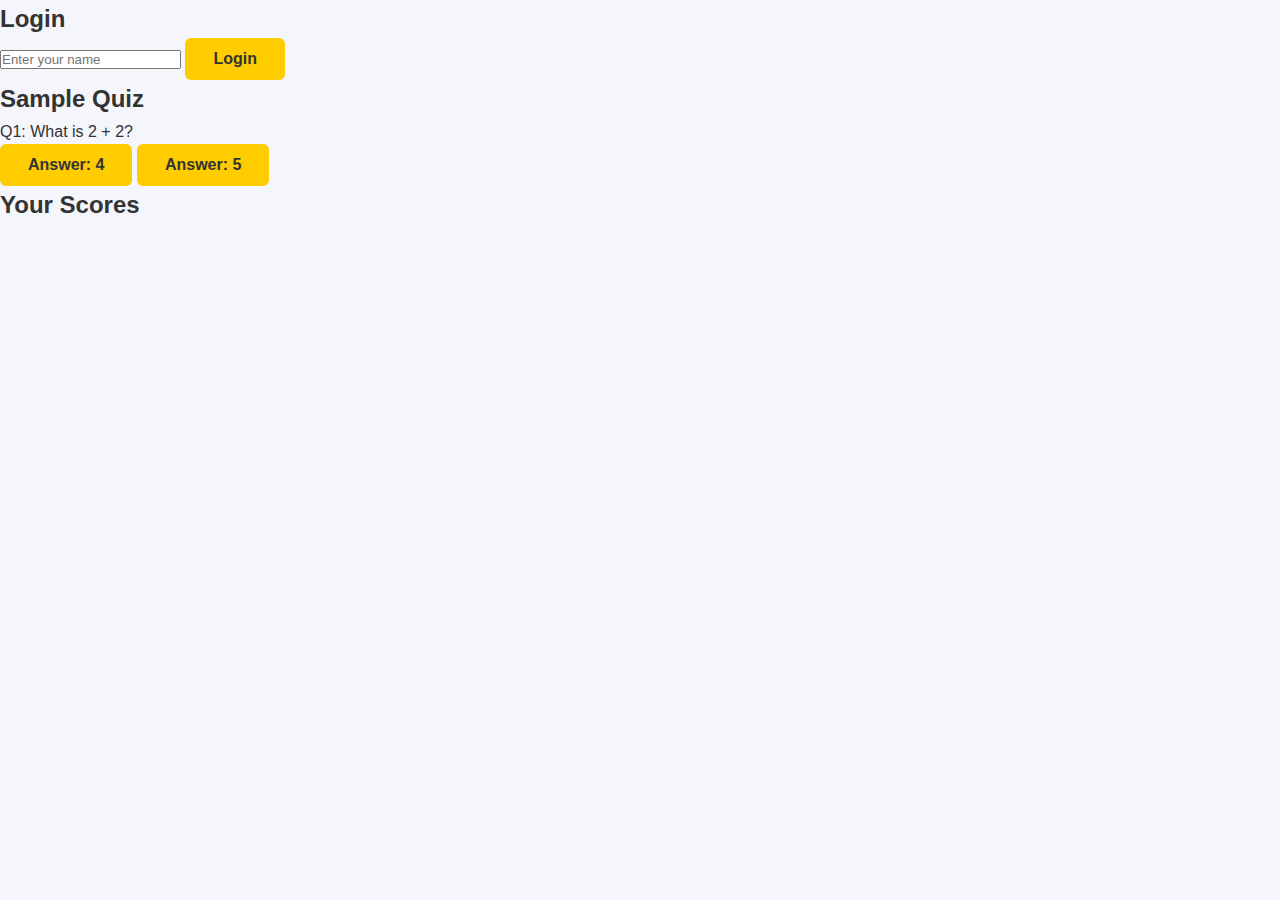
<file: login-quiz.html>
<!DOCTYPE html>
<html lang="en">
<head>
  <meta charset="UTF-8">
  <title>Quiz with Login</title>
 <link rel="stylesheet" href="style.css">
</head>
<body>

  <!-- Login Section -->
  <div id="login-section">
    <h2>Login</h2>
    <input type="text" id="username" placeholder="Enter your name">
    <button class="button" onclick="login()">Login</button>
  </div>

  <!-- Quiz Section -->
  <div id="quiz-section" class="hidden">
    <h2>Sample Quiz</h2>
    <p>Q1: What is 2 + 2?</p>
    <button class="button" onclick="submitQuiz(4)">Answer: 4</button>
    <button class="button" onclick="submitQuiz(5)">Answer: 5</button>
  </div>

  <!-- Results Section -->
  <div id="results-section" class="hidden">
    <h2>Your Scores</h2>
    <ul id="score-list"></ul>
  </div>

<script>
function login() {
  const user = document.getElementById("username").value.trim();
  if (!user) return alert("Please enter a name!");
  localStorage.setItem("currentUser", user);
  alert("Logged in as " + user);
  document.getElementById("login-section").classList.add("hidden");
  document.getElementById("quiz-section").classList.remove("hidden");
}

function submitQuiz(answer) {
  const user = localStorage.getItem("currentUser");
  if (!user) return alert("Please login first!");

  // Simple check: correct answer is 4
  const score = (answer === 4) ? 1 : 0;

  let scores = JSON.parse(localStorage.getItem("scores")) || {};
  if (!scores[user]) scores[user] = [];
  scores[user].push(score);
  localStorage.setItem("scores", JSON.stringify(scores));

  alert("Quiz submitted! Your score: " + score);

  showScores(user);
}

function showScores(user) {
  document.getElementById("quiz-section").classList.add("hidden");
  document.getElementById("results-section").classList.remove("hidden");

  let scores = JSON.parse(localStorage.getItem("scores")) || {};
  let userScores = scores[user] || [];

  const list = document.getElementById("score-list");
  list.innerHTML = "";
  userScores.forEach((s, i) => {
    let li = document.createElement("li");
    li.textContent = "Attempt " + (i+1) + ": " + s;
    list.appendChild(li);
  });
}
</script>
</body>
</html>
</file>
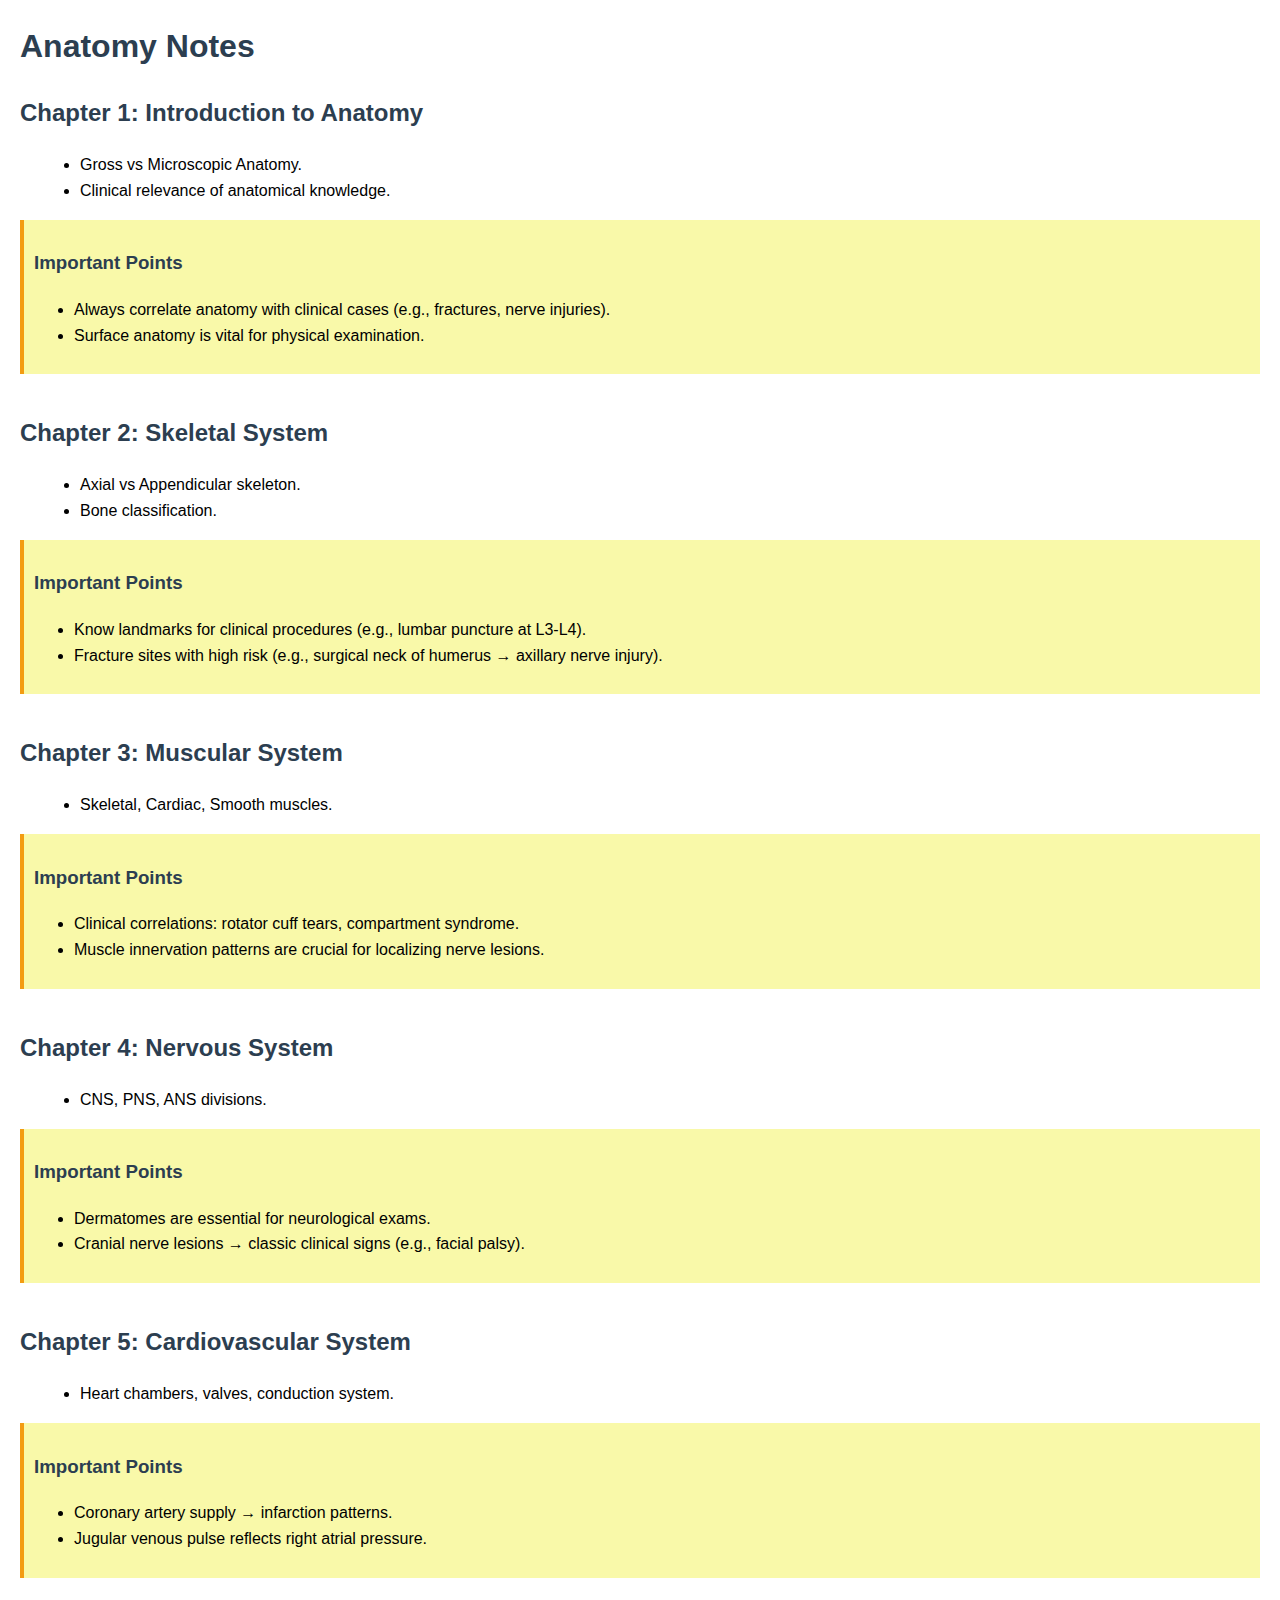
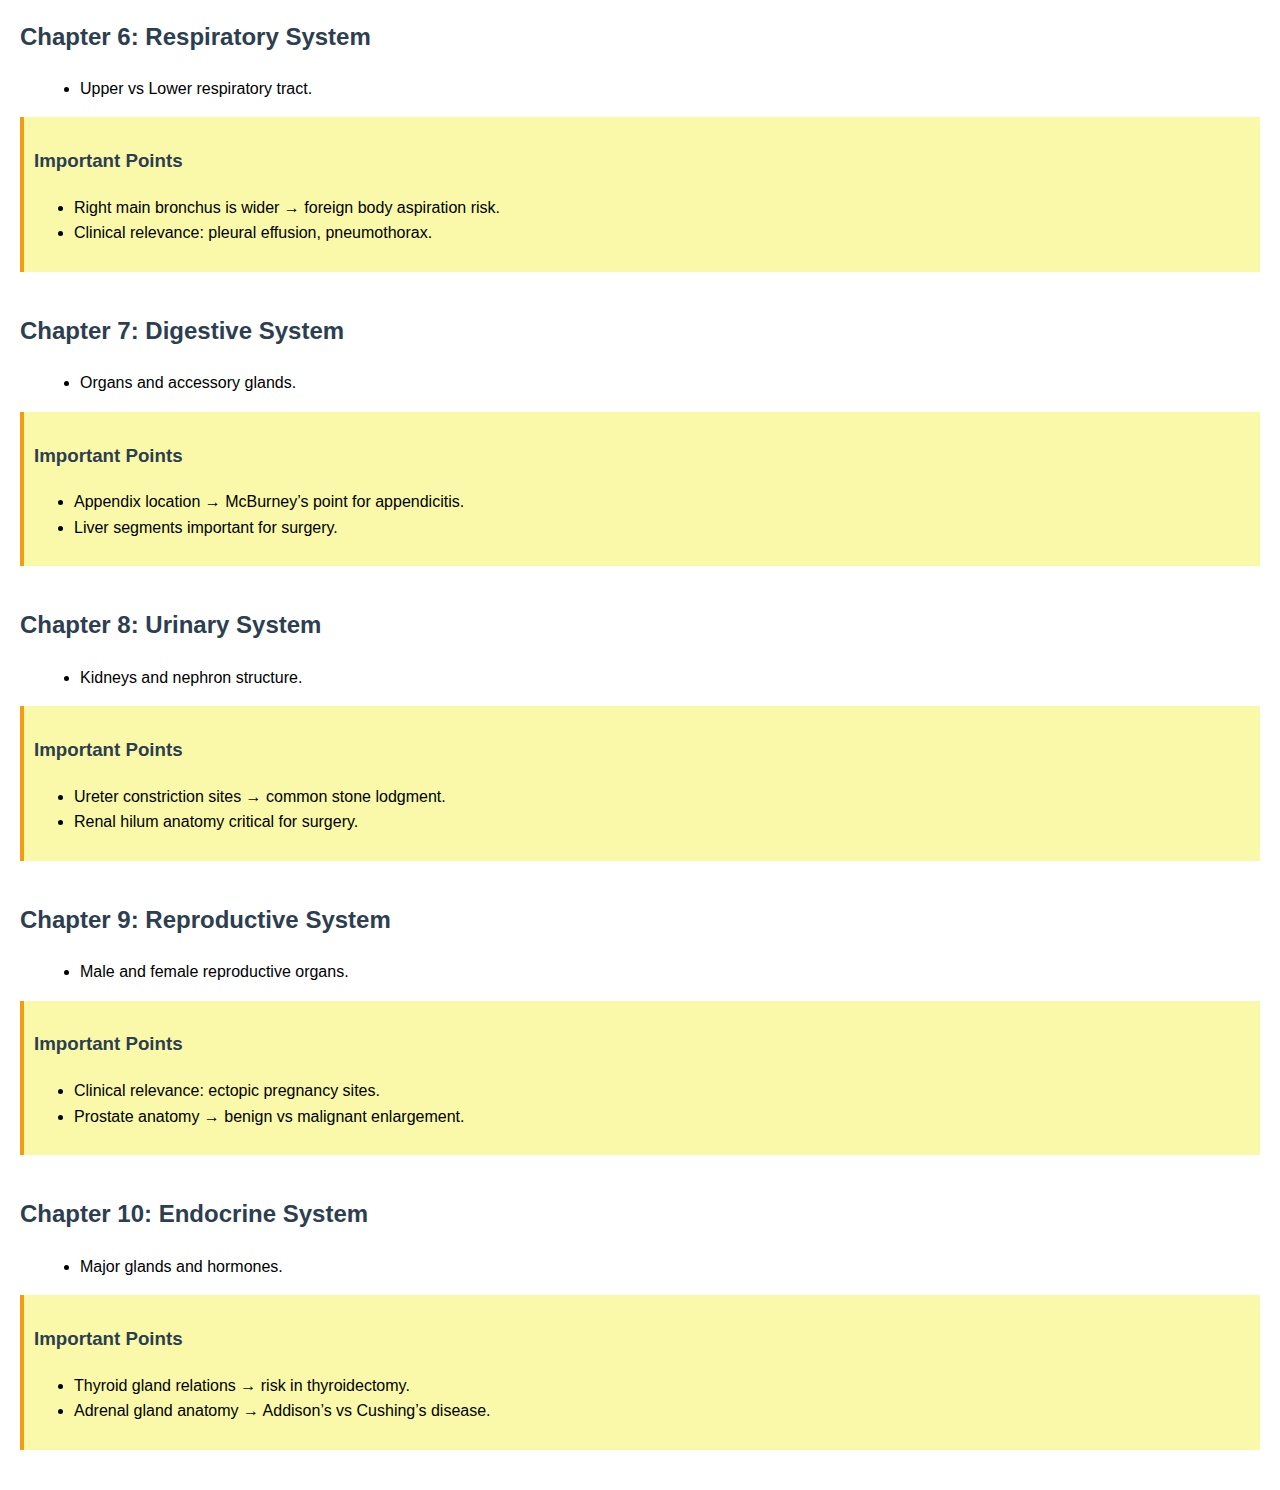
<file: notes_Anatomy_MBBS.html>
<!DOCTYPE html>
<html lang="en">
<head>
  <meta charset="UTF-8">
  <title>Anatomy Notes - Chapter Wise</title>
  <style>
    body { font-family: Arial, sans-serif; line-height: 1.6; margin: 20px; }
    h1, h2, h3 { color: #2c3e50; }
    .chapter { margin-bottom: 40px; }
    .keypoints { margin-left: 20px; }
    .highlight { color: #e74c3c; font-weight: bold; }
    .important { background: #f9f9a9; padding: 10px; border-left: 4px solid #f39c12; margin-top: 10px; }
    .diagram { font-style: italic; color: #16a085; }
  </style>
</head>
<body>
  <h1>Anatomy Notes</h1>

  <!-- Chapter 1 -->
  <div class="chapter">
    <h2>Chapter 1: Introduction to Anatomy</h2>
    <ul class="keypoints">
      <li>Gross vs Microscopic Anatomy.</li>
      <li>Clinical relevance of anatomical knowledge.</li>
    </ul>
    <div class="important">
      <h3>Important Points</h3>
      <ul>
        <li>Always correlate anatomy with clinical cases (e.g., fractures, nerve injuries).</li>
        <li>Surface anatomy is vital for physical examination.</li>
      </ul>
    </div>
  </div>

  <!-- Chapter 2 -->
  <div class="chapter">
    <h2>Chapter 2: Skeletal System</h2>
    <ul class="keypoints">
      <li>Axial vs Appendicular skeleton.</li>
      <li>Bone classification.</li>
    </ul>
    <div class="important">
      <h3>Important Points</h3>
      <ul>
        <li>Know landmarks for clinical procedures (e.g., lumbar puncture at L3-L4).</li>
        <li>Fracture sites with high risk (e.g., surgical neck of humerus → axillary nerve injury).</li>
      </ul>
    </div>
  </div>

  <!-- Chapter 3 -->
  <div class="chapter">
    <h2>Chapter 3: Muscular System</h2>
    <ul class="keypoints">
      <li>Skeletal, Cardiac, Smooth muscles.</li>
    </ul>
    <div class="important">
      <h3>Important Points</h3>
      <ul>
        <li>Clinical correlations: rotator cuff tears, compartment syndrome.</li>
        <li>Muscle innervation patterns are crucial for localizing nerve lesions.</li>
      </ul>
    </div>
  </div>

  <!-- Chapter 4 -->
  <div class="chapter">
    <h2>Chapter 4: Nervous System</h2>
    <ul class="keypoints">
      <li>CNS, PNS, ANS divisions.</li>
    </ul>
    <div class="important">
      <h3>Important Points</h3>
      <ul>
        <li>Dermatomes are essential for neurological exams.</li>
        <li>Cranial nerve lesions → classic clinical signs (e.g., facial palsy).</li>
      </ul>
    </div>
  </div>

  <!-- Chapter 5 -->
  <div class="chapter">
    <h2>Chapter 5: Cardiovascular System</h2>
    <ul class="keypoints">
      <li>Heart chambers, valves, conduction system.</li>
    </ul>
    <div class="important">
      <h3>Important Points</h3>
      <ul>
        <li>Coronary artery supply → infarction patterns.</li>
        <li>Jugular venous pulse reflects right atrial pressure.</li>
      </ul>
    </div>
  </div>

  <!-- Chapter 6 -->
  <div class="chapter">
    <h2>Chapter 6: Respiratory System</h2>
    <ul class="keypoints">
      <li>Upper vs Lower respiratory tract.</li>
    </ul>
    <div class="important">
      <h3>Important Points</h3>
      <ul>
        <li>Right main bronchus is wider → foreign body aspiration risk.</li>
        <li>Clinical relevance: pleural effusion, pneumothorax.</li>
      </ul>
    </div>
  </div>

  <!-- Chapter 7 -->
  <div class="chapter">
    <h2>Chapter 7: Digestive System</h2>
    <ul class="keypoints">
      <li>Organs and accessory glands.</li>
    </ul>
    <div class="important">
      <h3>Important Points</h3>
      <ul>
        <li>Appendix location → McBurney’s point for appendicitis.</li>
        <li>Liver segments important for surgery.</li>
      </ul>
    </div>
  </div>

  <!-- Chapter 8 -->
  <div class="chapter">
    <h2>Chapter 8: Urinary System</h2>
    <ul class="keypoints">
      <li>Kidneys and nephron structure.</li>
    </ul>
    <div class="important">
      <h3>Important Points</h3>
      <ul>
        <li>Ureter constriction sites → common stone lodgment.</li>
        <li>Renal hilum anatomy critical for surgery.</li>
      </ul>
    </div>
  </div>

  <!-- Chapter 9 -->
  <div class="chapter">
    <h2>Chapter 9: Reproductive System</h2>
    <ul class="keypoints">
      <li>Male and female reproductive organs.</li>
    </ul>
    <div class="important">
      <h3>Important Points</h3>
      <ul>
        <li>Clinical relevance: ectopic pregnancy sites.</li>
        <li>Prostate anatomy → benign vs malignant enlargement.</li>
      </ul>
    </div>
  </div>

  <!-- Chapter 10 -->
  <div class="chapter">
    <h2>Chapter 10: Endocrine System</h2>
    <ul class="keypoints">
      <li>Major glands and hormones.</li>
    </ul>
    <div class="important">
      <h3>Important Points</h3>
      <ul>
        <li>Thyroid gland relations → risk in thyroidectomy.</li>
        <li>Adrenal gland anatomy → Addison’s vs Cushing’s disease.</li>
      </ul>
    </div>
  </div>

</body>
</html>
</file>
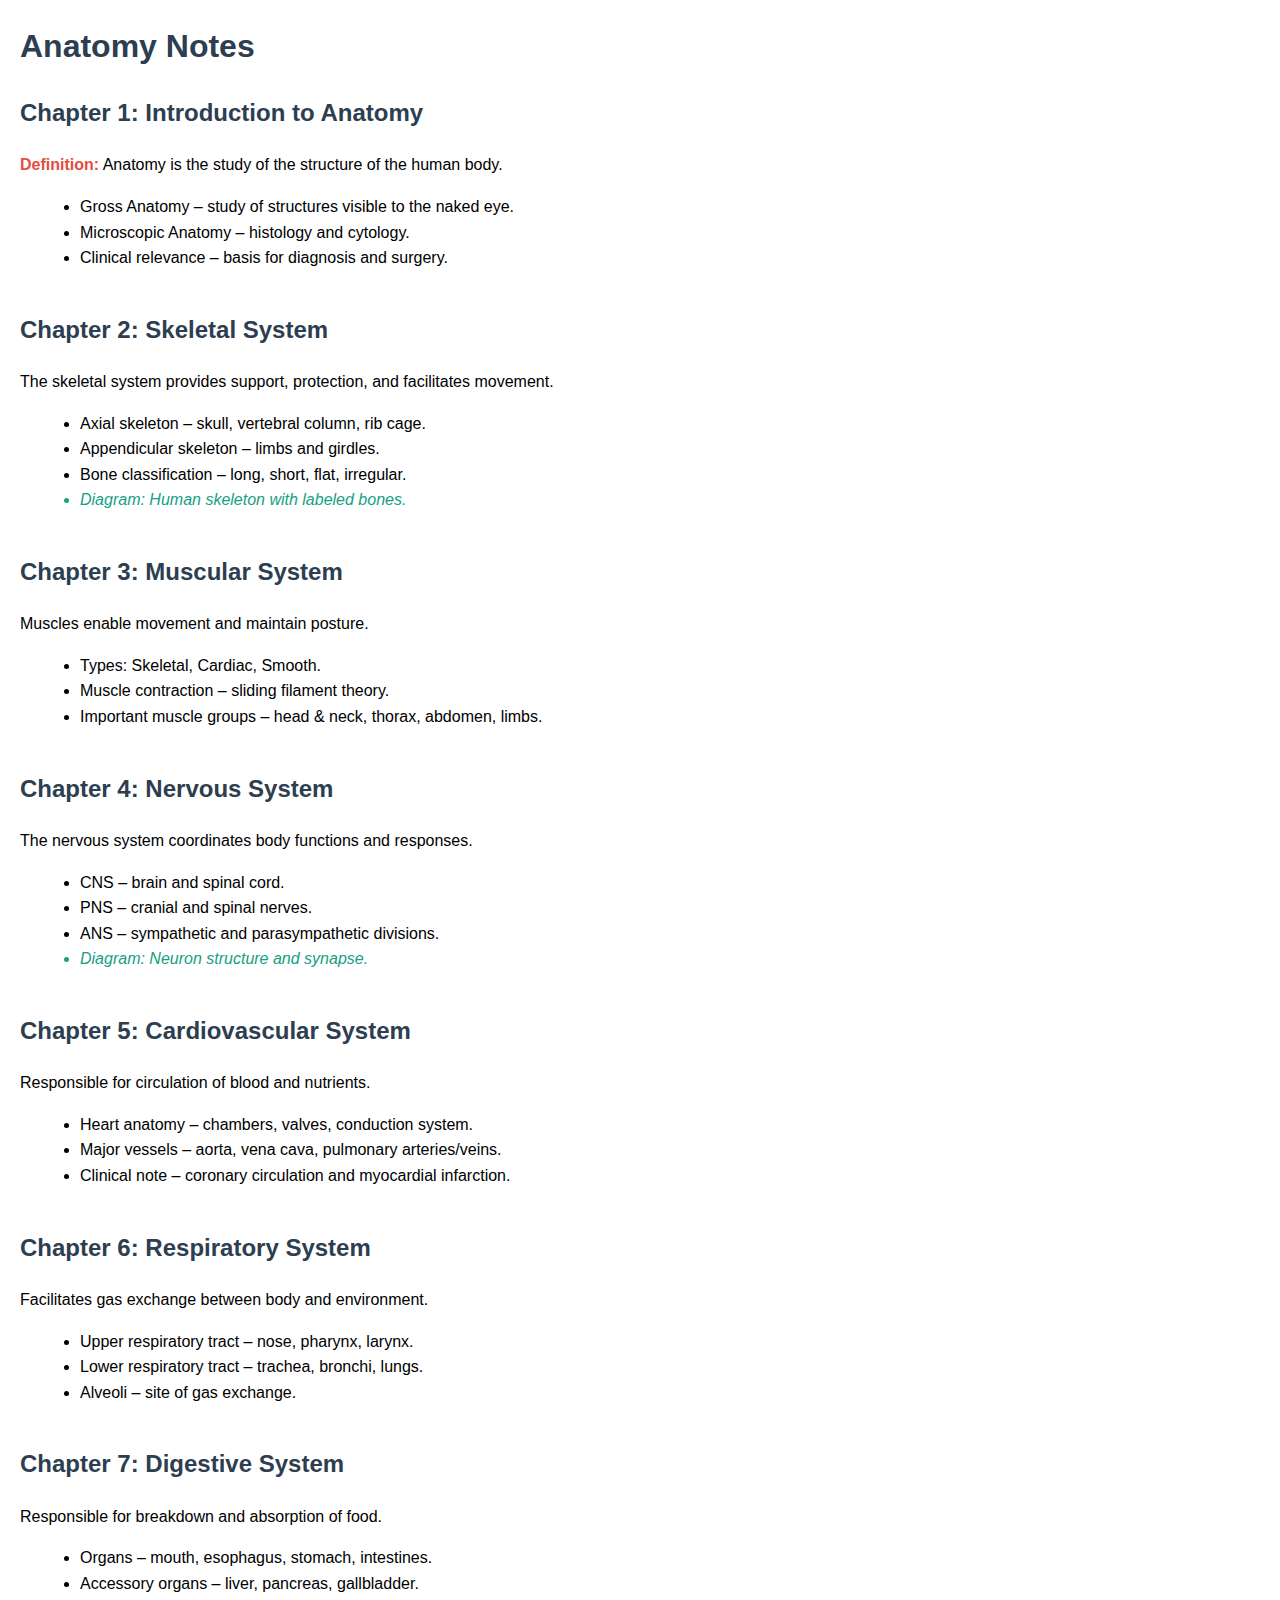
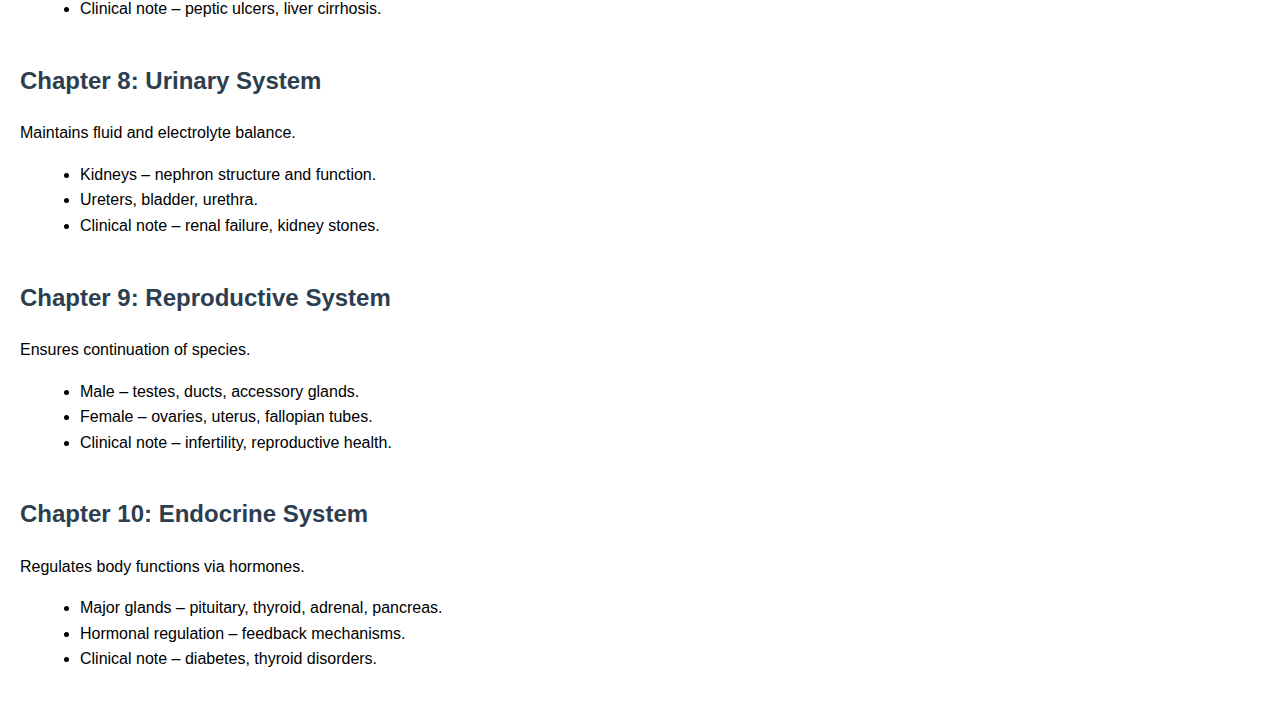
<file: data/notes_Anatomy_MBBS.html>
<!DOCTYPE html>
<html lang="en">
<head>
  <meta charset="UTF-8">
  <title>Anatomy Notes - Chapter Wise</title>
  <style>
    body { font-family: Arial, sans-serif; line-height: 1.6; margin: 20px; }
    h1, h2, h3 { color: #2c3e50; }
    .chapter { margin-bottom: 40px; }
    .keypoints { margin-left: 20px; }
    .highlight { color: #e74c3c; font-weight: bold; }
    .diagram { font-style: italic; color: #16a085; }
  </style>
</head>
<body>
  <h1>Anatomy Notes</h1>

  <!-- Chapter 1 -->
  <div class="chapter">
    <h2>Chapter 1: Introduction to Anatomy</h2>
    <p><span class="highlight">Definition:</span> Anatomy is the study of the structure of the human body.</p>
    <ul class="keypoints">
      <li>Gross Anatomy – study of structures visible to the naked eye.</li>
      <li>Microscopic Anatomy – histology and cytology.</li>
      <li>Clinical relevance – basis for diagnosis and surgery.</li>
    </ul>
  </div>

  <!-- Chapter 2 -->
  <div class="chapter">
    <h2>Chapter 2: Skeletal System</h2>
    <p>The skeletal system provides support, protection, and facilitates movement.</p>
    <ul class="keypoints">
      <li>Axial skeleton – skull, vertebral column, rib cage.</li>
      <li>Appendicular skeleton – limbs and girdles.</li>
      <li>Bone classification – long, short, flat, irregular.</li>
      <li class="diagram">Diagram: Human skeleton with labeled bones.</li>
    </ul>
  </div>

  <!-- Chapter 3 -->
  <div class="chapter">
    <h2>Chapter 3: Muscular System</h2>
    <p>Muscles enable movement and maintain posture.</p>
    <ul class="keypoints">
      <li>Types: Skeletal, Cardiac, Smooth.</li>
      <li>Muscle contraction – sliding filament theory.</li>
      <li>Important muscle groups – head & neck, thorax, abdomen, limbs.</li>
    </ul>
  </div>

  <!-- Chapter 4 -->
  <div class="chapter">
    <h2>Chapter 4: Nervous System</h2>
    <p>The nervous system coordinates body functions and responses.</p>
    <ul class="keypoints">
      <li>CNS – brain and spinal cord.</li>
      <li>PNS – cranial and spinal nerves.</li>
      <li>ANS – sympathetic and parasympathetic divisions.</li>
      <li class="diagram">Diagram: Neuron structure and synapse.</li>
    </ul>
  </div>

  <!-- Chapter 5 -->
  <div class="chapter">
    <h2>Chapter 5: Cardiovascular System</h2>
    <p>Responsible for circulation of blood and nutrients.</p>
    <ul class="keypoints">
      <li>Heart anatomy – chambers, valves, conduction system.</li>
      <li>Major vessels – aorta, vena cava, pulmonary arteries/veins.</li>
      <li>Clinical note – coronary circulation and myocardial infarction.</li>
    </ul>
  </div>

  <!-- Chapter 6 -->
  <div class="chapter">
    <h2>Chapter 6: Respiratory System</h2>
    <p>Facilitates gas exchange between body and environment.</p>
    <ul class="keypoints">
      <li>Upper respiratory tract – nose, pharynx, larynx.</li>
      <li>Lower respiratory tract – trachea, bronchi, lungs.</li>
      <li>Alveoli – site of gas exchange.</li>
    </ul>
  </div>

  <!-- Chapter 7 -->
  <div class="chapter">
    <h2>Chapter 7: Digestive System</h2>
    <p>Responsible for breakdown and absorption of food.</p>
    <ul class="keypoints">
      <li>Organs – mouth, esophagus, stomach, intestines.</li>
      <li>Accessory organs – liver, pancreas, gallbladder.</li>
      <li>Clinical note – peptic ulcers, liver cirrhosis.</li>
    </ul>
  </div>

  <!-- Chapter 8 -->
  <div class="chapter">
    <h2>Chapter 8: Urinary System</h2>
    <p>Maintains fluid and electrolyte balance.</p>
    <ul class="keypoints">
      <li>Kidneys – nephron structure and function.</li>
      <li>Ureters, bladder, urethra.</li>
      <li>Clinical note – renal failure, kidney stones.</li>
    </ul>
  </div>

  <!-- Chapter 9 -->
  <div class="chapter">
    <h2>Chapter 9: Reproductive System</h2>
    <p>Ensures continuation of species.</p>
    <ul class="keypoints">
      <li>Male – testes, ducts, accessory glands.</li>
      <li>Female – ovaries, uterus, fallopian tubes.</li>
      <li>Clinical note – infertility, reproductive health.</li>
    </ul>
  </div>

  <!-- Chapter 10 -->
  <div class="chapter">
    <h2>Chapter 10: Endocrine System</h2>
    <p>Regulates body functions via hormones.</p>
    <ul class="keypoints">
      <li>Major glands – pituitary, thyroid, adrenal, pancreas.</li>
      <li>Hormonal regulation – feedback mechanisms.</li>
      <li>Clinical note – diabetes, thyroid disorders.</li>
    </ul>
  </div>

</body>
</html>
</file>
<file: style.css>
/* Reset */
* {
  margin: 0;
  padding: 0;
  box-sizing: border-box;
}

body {
  font-family: 'Segoe UI', Tahoma, sans-serif;
  background-color: #f4f6fb;
  color: #333;
  line-height: 1.6;
}

/* Header */
.site-header {
  background: linear-gradient(135deg, #0073e6, #005bb5);
  color: white;
  text-align: center;
  padding: 30px 10px;
}

.site-header h1 {
  font-size: 3rem;
  font-weight: 700;
  letter-spacing: 1px;
}

.site-header .tagline {
  font-size: 1.2rem;
  margin: 10px 0 20px;
}

/* Button */
.button {
  background-color: #ffcc00;
  color: #333;
  border: none;
  padding: 12px 28px;
  font-size: 1rem;
  font-weight: 600;
  border-radius: 6px;
  cursor: pointer;
  transition: background-color 0.3s ease, transform 0.2s ease;
  text-decoration: none;
  display: inline-block;
}

.button:hover {
  background-color: #ffc107;
  transform: scale(1.05);
}

/* Content Sections */
.content {
  max-width: 1100px;
  margin: 40px auto;
  padding: 30px;
  background: white;
  border-radius: 12px;
  box-shadow: 0 6px 20px rgba(0,0,0,0.1);
}

.content h2 {
  font-size: 2rem;
  margin-bottom: 20px;
  color: #0073e6;
  border-bottom: 2px solid #eee;
  padding-bottom: 10px;
}

/* Menu Grid */
#menu-list {
  list-style: none;
  display: grid;
  grid-template-columns: repeat(auto-fit, minmax(220px, 1fr));
  gap: 20px;
}

#menu-list li {
  background: #f1f5ff;
  padding: 20px;
  text-align: center;
  border-radius: 10px;
  cursor: pointer;
  transition: 0.3s ease;
  font-weight: 600;
  font-size: 1.1rem;
  box-shadow: 0 4px 10px rgba(0,0,0,0.05);
}

#menu-list li:hover {
  background: #0073e6;
  color: white;
  transform: translateY(-6px);
}

/* Footer */
.site-footer {
  background: #0073e6;
  color: white;
  text-align: center;
  padding: 20px;
  font-size: 0.95rem;
  margin-top: 40px;
}

/* General Button Style */
.action-button {
  background: #0073e6;
  color: white;
  border: none;
  padding: 12px 28px;
  font-size: 1rem;
  font-weight: 600;
  border-radius: 6px;
  cursor: pointer;
  margin: 8px;
  box-shadow: 0 4px 10px rgba(0,0,0,0.15);
  transition: background 0.3s ease, transform 0.2s ease;
}

.action-button:hover {
  background: #005bb5;
  transform: scale(1.05);
}

#content-body ul {
  list-style: none;
  padding: 0;
}

#content-body li {
  margin: 10px 0;
}

#content-body a {
  display: inline-block;
  padding: 10px 15px;
  background: #f1f5ff;
  border-radius: 6px;
  text-decoration: none;
  color: #0073e6;
  font-weight: 600;
  transition: 0.3s ease;
}

#content-body a:hover {
  background: #0073e6;
  color: white;
}

#chapter-select {
  padding: 10px;
  margin: 15px 0;
  border-radius: 6px;
  border: 1px solid #ccc;
  font-size: 1rem;
}

#num-questions {
  width: 120px;
  padding: 8px;
  font-size: 14px;
  border-radius: 4px;
  border: 1px solid #aaa;
}
</file>
